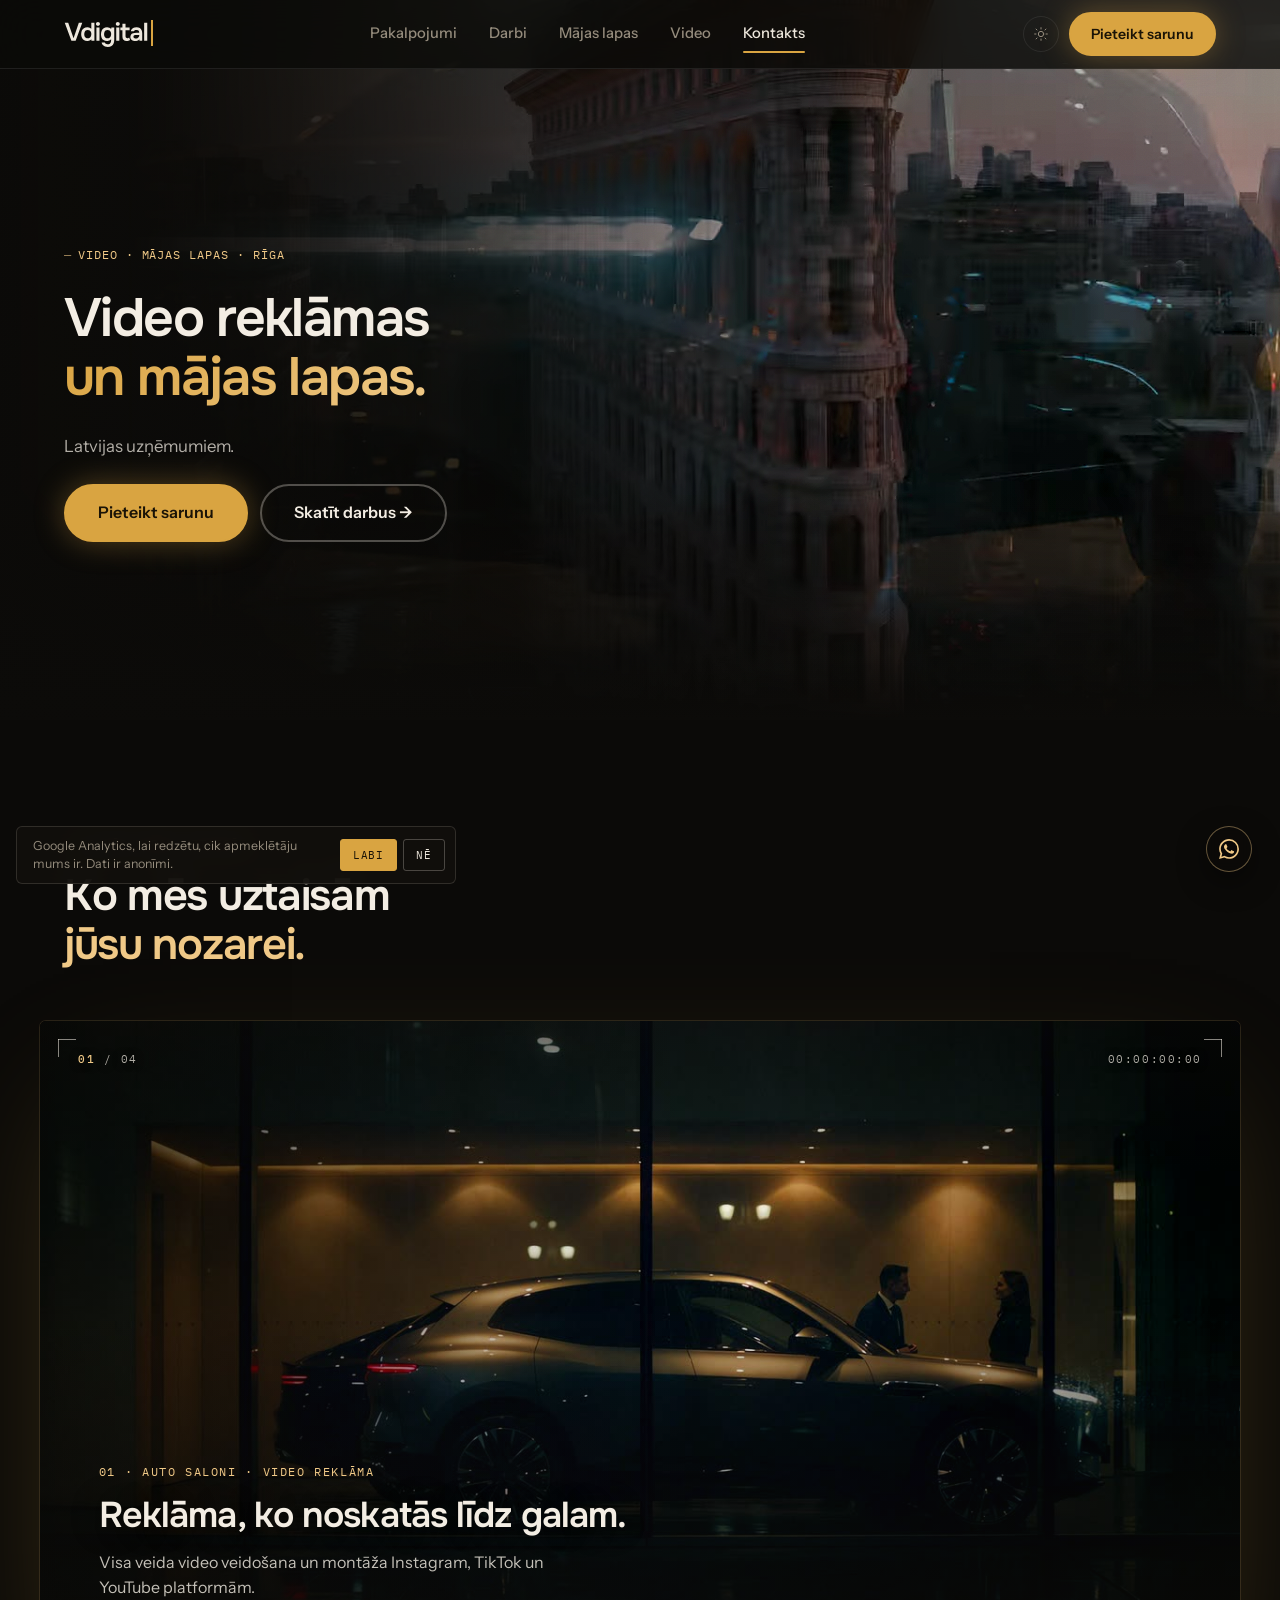
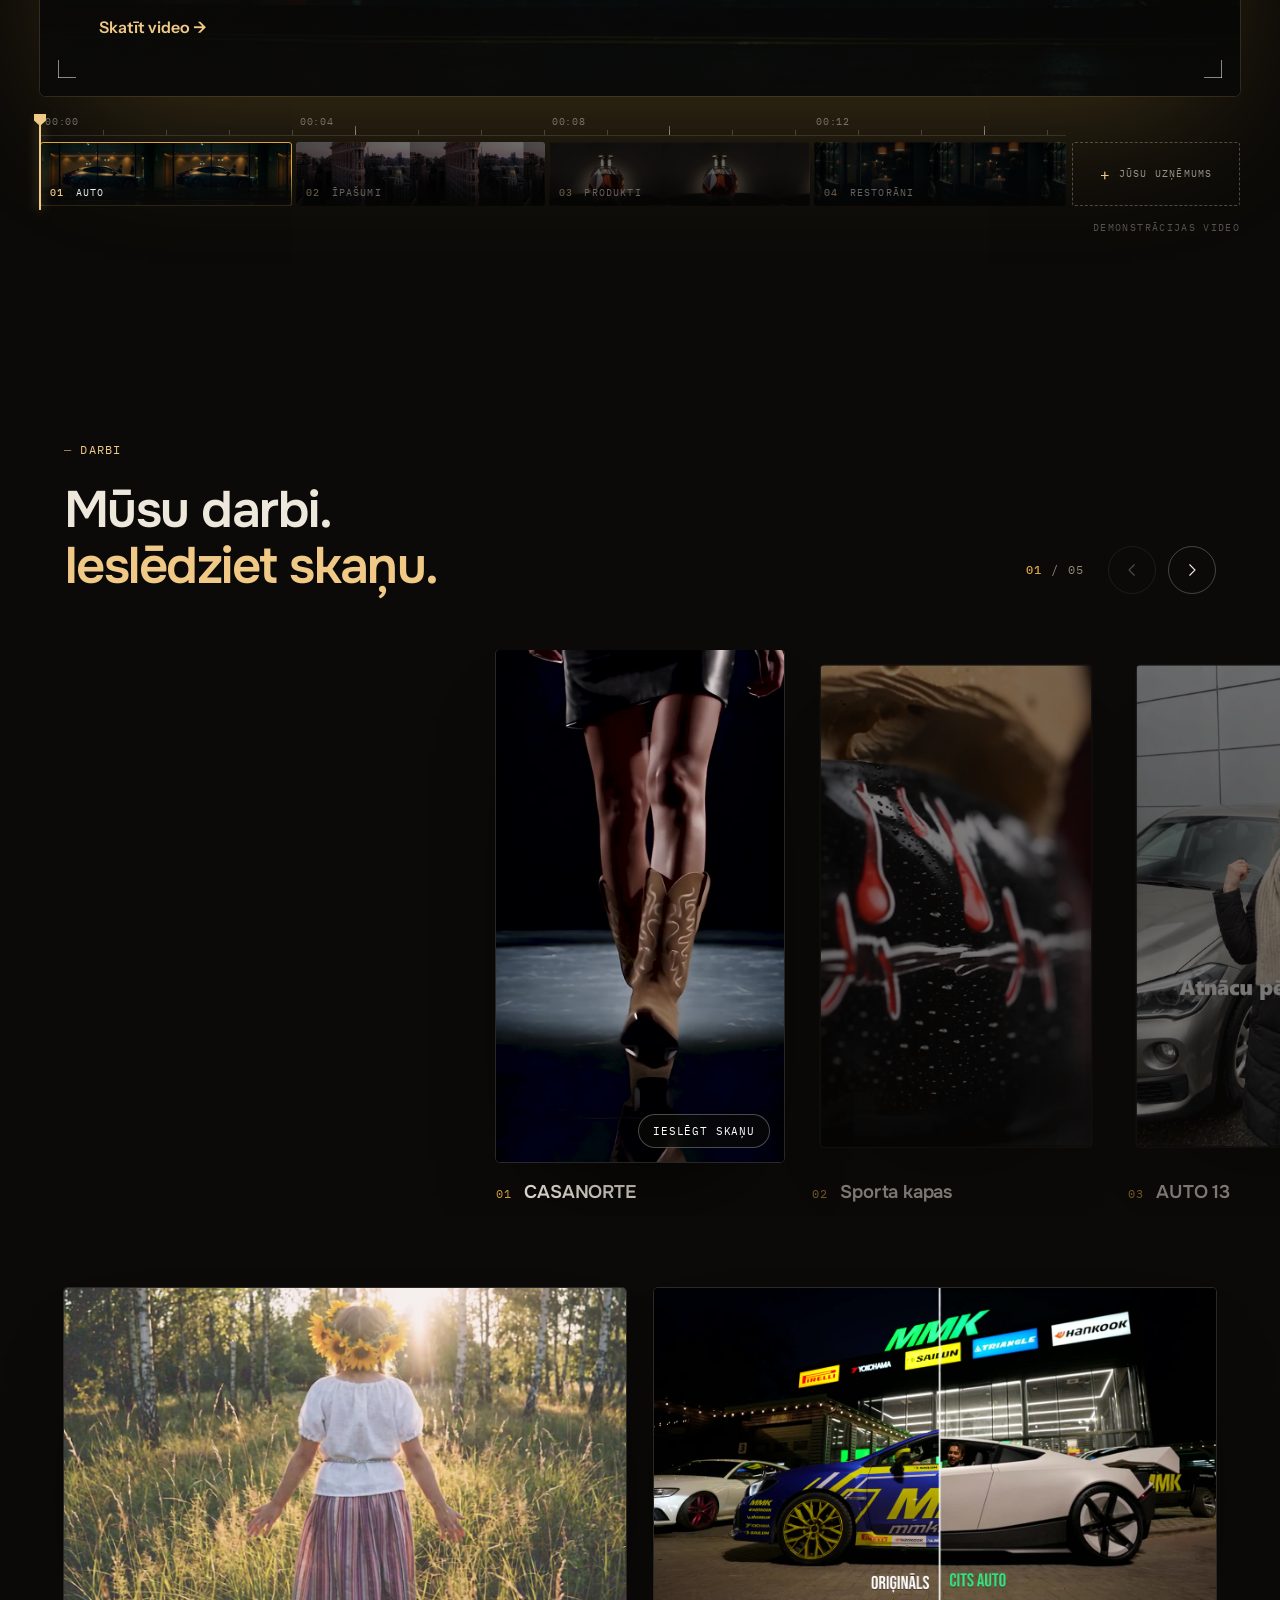
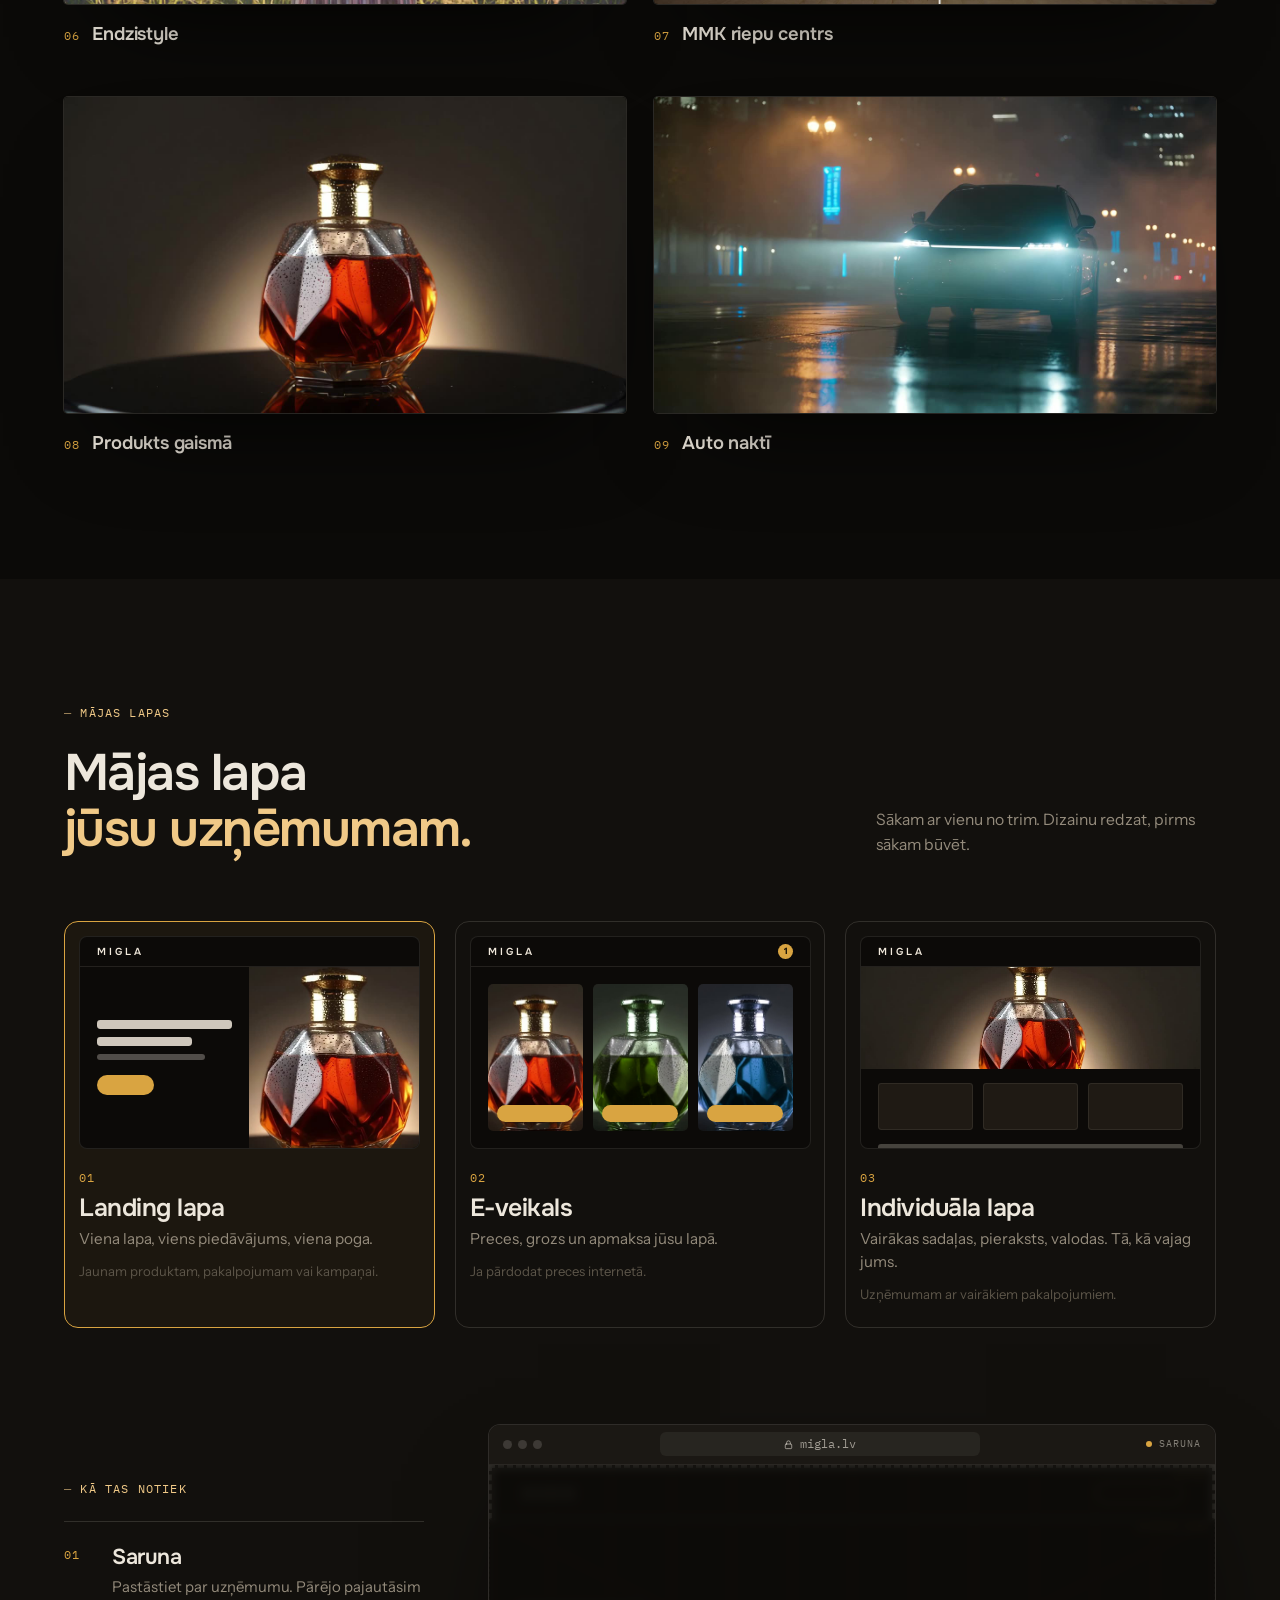
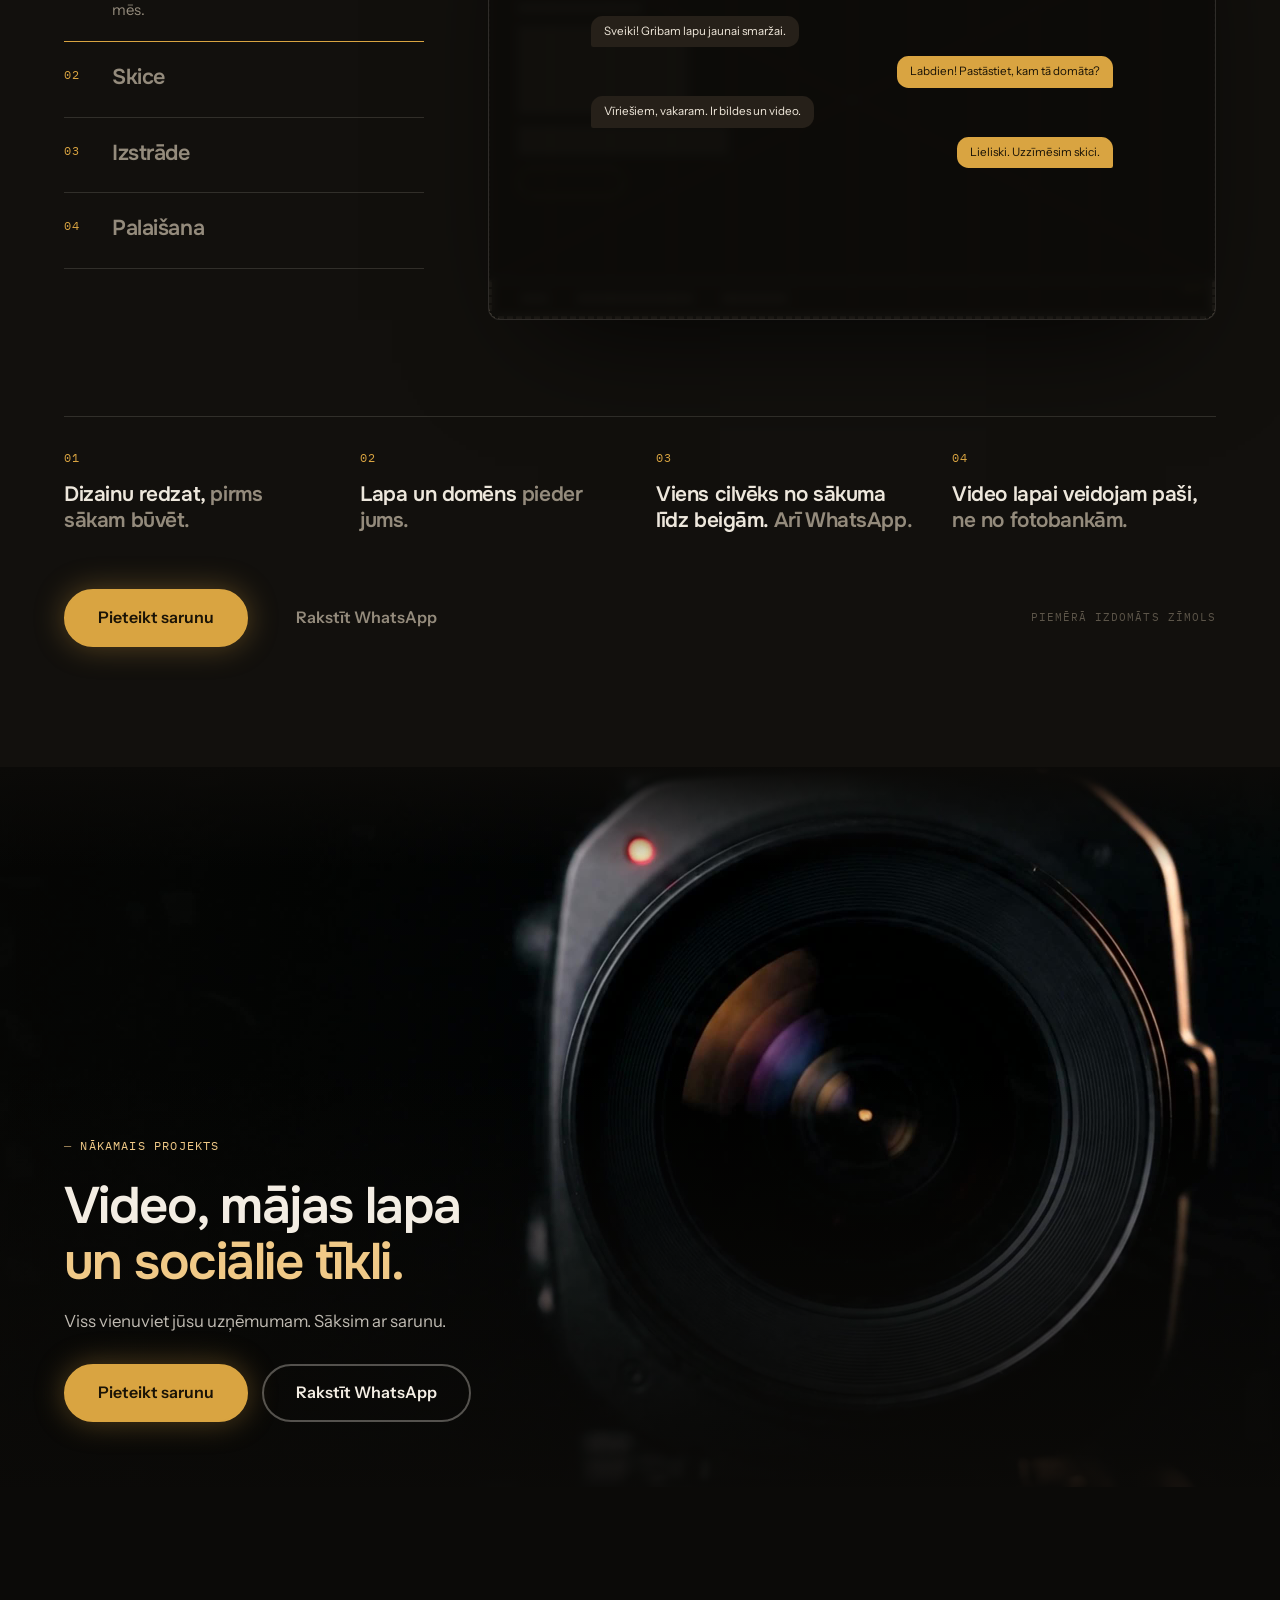
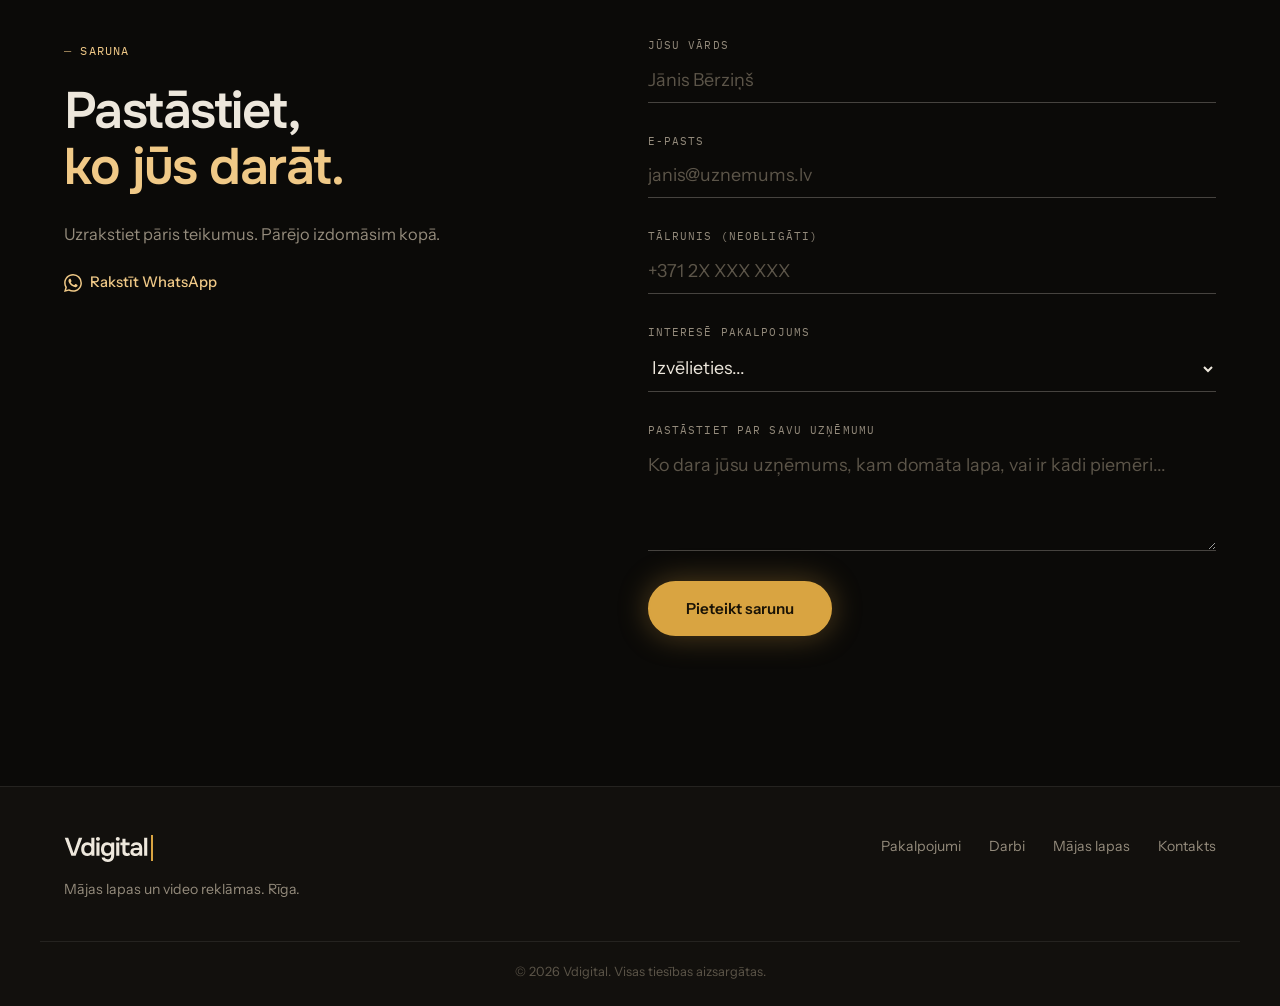
<file: index.html>
<!DOCTYPE html>
<html lang="lv">
<head>
  <meta charset="UTF-8" />
  <meta name="viewport" content="width=device-width, initial-scale=1.0" />

  <title>Vdigital — Video reklāmas un mājas lapas</title>
  <meta name="description" content="Video reklāmas Instagram, TikTok un mājas lapai. Latvijas uzņēmumiem." />
  <meta name="keywords" content="mājas lapas izstrāde, web dizains Latvija, mājas lapa uzņēmumam, SEO Latvija, web aģentūra Rīga, interneta vietnes izstrāde, e-komercija Latvija" />
  <meta name="author" content="Vdigital" />
  <meta name="robots" content="index, follow" />
  <link rel="canonical" href="https://vdigital.lv/" />

  <meta name="theme-color" content="#0b0a08" media="(prefers-color-scheme: dark)" />
  <meta name="theme-color" content="#f6f2ea" media="(prefers-color-scheme: light)" />

  <meta name="geo.region" content="LV" />
  <meta name="geo.placename" content="Rīga, Latvia" />
  <meta name="geo.position" content="56.9460;24.1059" />
  <meta name="ICBM" content="56.9460, 24.1059" />

  <link rel="icon" href="/favicon.svg" type="image/svg+xml" />
  <link rel="alternate icon" href="/favicon.png" type="image/png" />
  <link rel="apple-touch-icon" href="/favicon.png" />

  <meta property="og:type"        content="website" />
  <meta property="og:url"         content="https://vdigital.lv/" />
  <meta property="og:title"       content="Vdigital — Video reklāmas un mājas lapas" />
  <meta property="og:description" content="Video reklāmas Instagram, TikTok un mājas lapai. Latvijas uzņēmumiem." />
  <meta property="og:image"       content="https://vdigital.lv/og-image-2.png" />
  <meta property="og:image:type"  content="image/png" />
  <meta property="og:image:width"  content="1200" />
  <meta property="og:image:height" content="630" />
  <meta property="og:image:alt"   content="Vdigital — kadri no video reklāmas" />
  <meta property="og:locale"      content="lv_LV" />
  <meta property="og:site_name"   content="Vdigital" />

  <meta name="twitter:card"        content="summary_large_image" />
  <meta name="twitter:title"       content="Vdigital — Video reklāmas un mājas lapas" />
  <meta name="twitter:description" content="Video reklāmas Instagram, TikTok un mājas lapai. Latvijas uzņēmumiem." />
  <meta name="twitter:image"       content="https://vdigital.lv/og-image-2.png" />

  <script type="application/ld+json">
  {
    "@context": "https://schema.org",
    "@type": ["ProfessionalService", "Organization"],
    "name": "Vdigital",
    "url": "https://vdigital.lv/",
    "logo": {
      "@type": "ImageObject",
      "url": "https://vdigital.lv/logo.png",
      "width": 512,
      "height": 512
    },
    "image": "https://vdigital.lv/logo.png",
    "description": "Video reklāmas Instagram, TikTok un mājas lapai. Latvijas uzņēmumiem.",
    "areaServed": { "@type": "Country", "name": "Latvia" },
    "address": { "@type": "PostalAddress", "addressCountry": "LV", "addressLocality": "Rīga" },
    "contactPoint": {
      "@type": "ContactPoint",
      "telephone": "+37125953807",
      "contactType": "customer service",
      "availableLanguage": ["Latvian", "English"]
    },
    "sameAs": ["https://vdigital.lv"],
    "hasOfferCatalog": {
      "@type": "OfferCatalog",
      "name": "Pakalpojumi",
      "itemListElement": [
        { "@type": "Offer", "itemOffered": { "@type": "Service", "name": "Mājas lapas izstrāde un uzturēšana" } },
        { "@type": "Offer", "itemOffered": { "@type": "Service", "name": "Video reklāmas" } },
        { "@type": "Offer", "itemOffered": { "@type": "Service", "name": "E-veikali" } }
      ]
    }
  }
  </script>

  <script>
    window.dataLayer = window.dataLayer || [];
    function gtag(){dataLayer.push(arguments);}
    gtag('consent', 'default', { analytics_storage: 'denied' });
    function loadGA4() {
      var s = document.createElement('script');
      s.async = true;
      s.src = 'https://www.googletagmanager.com/gtag/js?id=G-0PKWM0L1X3';
      document.head.appendChild(s);
      gtag('js', new Date());
      gtag('config', 'G-0PKWM0L1X3');
    }
    function initAnalytics() {
      if (localStorage.getItem('vd-cookie-consent') === 'accepted') {
        gtag('consent', 'update', { analytics_storage: 'granted' });
        loadGA4();
      }
    }
    initAnalytics();
  </script>

  <link rel="preconnect" href="https://fonts.googleapis.com" />
  <link rel="preconnect" href="https://fonts.gstatic.com" crossorigin />
  <link href="https://fonts.googleapis.com/css2?family=Instrument+Sans:wght@400;500;600;700&family=Onest:wght@600&family=Instrument+Serif&family=IBM+Plex+Mono:wght@400;500&display=swap" rel="stylesheet" />

  <link rel="stylesheet" href="css/base.css" />
  <link rel="stylesheet" href="css/utilities.css" />
  <link rel="stylesheet" href="css/nav.css" />
  <link rel="stylesheet" href="css/hero.css" />
  <link rel="stylesheet" href="css/street.css" />
  <link rel="stylesheet" href="css/contact.css" />
  <link rel="stylesheet" href="css/footer.css" />
  <link rel="stylesheet" href="css/responsive.css" />
  <link rel="stylesheet" href="css/brand.css" />
  <link rel="stylesheet" href="css/editorial.css" />
  <link rel="stylesheet" href="css/work.css" />
  <link rel="stylesheet" href="css/web.css" />

  <script>document.documentElement.setAttribute('data-theme', localStorage.getItem('vd-theme') || 'dark');</script>
</head>
<body>

  <!-- NAV -->
  <header class="nav" id="nav">
    <div class="container nav__inner">
      <a href="#" class="nav__logo" aria-label="Vdigital"></a>
      <nav class="nav__links">
        <a href="#offers">Pakalpojumi</a>
        <a href="#work">Darbi</a>
        <a href="#web">Mājas lapas</a>
        <a href="/video">Video</a>
        <a href="#contact">Kontakts</a>
      </nav>
      <div class="nav__actions">
        <button class="theme-toggle" id="themeToggle" aria-label="Mainīt tēmu"><svg viewBox="0 0 24 24" width="16" height="16" fill="none" stroke="currentColor" stroke-width="1.5" stroke-linecap="round" aria-hidden="true"><circle cx="12" cy="12" r="4"/><path d="M12 2.5v2M12 19.5v2M4.6 4.6l1.4 1.4M18 18l1.4 1.4M2.5 12h2M19.5 12h2M4.6 19.4L6 18M18 6l1.4-1.4"/></svg></button>
        <a href="#contact" class="btn btn--primary nav__cta">Pieteikt sarunu</a>
        <button class="nav__burger" id="burger" aria-label="Atvērt izvēlni" aria-expanded="false">
          <span></span><span></span><span></span>
        </button>
      </div>
    </div>
  </header>

  <div class="mobile-menu" id="mobileMenu">
    <a href="#offers" class="mobile-menu__link">Pakalpojumi</a>
    <a href="#work" class="mobile-menu__link">Darbi</a>
    <a href="#web" class="mobile-menu__link">Mājas lapas</a>
    <a href="/video" class="mobile-menu__link">Video</a>
    <a href="#contact" class="mobile-menu__link">Kontakts</a>
    <a href="#contact" class="btn btn--primary">Pieteikt sarunu</a>
  </div>

  <!-- HERO -->
  <section class="hero hero--film" id="hero">
    <div class="hero__film" aria-hidden="true">
      <div class="hero__frame">
        <video class="hero__video" id="heroVideo" muted autoplay playsinline loop preload="auto" poster="assets/video/hero-flat.jpg"></video>
        <!-- start the reel while the page is still parsing: 2K above 1920 device pixels, 1080p above 1280, 720p otherwise.
             H.264 MP4 first: Safari says it plays WebM but can't decode these VP9 4:4:4 files, so it stalled on the poster -->
        <script>(function (v) {
          var c = navigator.connection || {};
          if (matchMedia('(prefers-reduced-motion: reduce)').matches || c.saveData || /(^|-)2g$/.test(c.effectiveType || '')) return;
          var px = innerWidth * (devicePixelRatio || 1);
          var base = 'assets/video/hero-flat' + (px > 1920 ? '-2k' : px > 1280 ? '-hd' : '');
          [['mp4', 'video/mp4'], ['webm', 'video/webm']].forEach(function (f) { var s = document.createElement('source'); s.src = base + '.' + f[0]; s.type = f[1]; v.appendChild(s); });
          v.load();
        })(document.getElementById('heroVideo'));</script>
      </div>
      <div class="hero__shade"></div>
      <div class="hero__grain"></div>
    </div>
    <div class="container">
      <div class="hero__inner">
        <div class="hero__left">
          <div class="hero__badge">Video · Mājas lapas · Rīga</div>
          <h1 class="hero__headline">
            Video reklāmas<br/>
            <span class="hero__highlight">un mājas lapas.</span>
          </h1>
          <p class="hero__sub">
            Latvijas uzņēmumiem.
          </p>
          <div class="hero__actions">
            <a href="#contact" class="btn btn--primary btn--lg">Pieteikt sarunu</a>
            <a href="#work" class="btn btn--ghost btn--lg">Skatīt darbus →</a>
          </div>
        </div>
      </div>
    </div>
  </section>

  <!-- SHOWREEL — what we make, one sector at a time: a viewer with a title card over an edit timeline -->
  <section class="showreel" id="offers" aria-label="Ko mēs darām">
    <div class="container showreel__head">
      <div class="section-badge">Ko mēs varam uztaisīt</div>
      <h2 class="section-title">Ko mēs uztaisām<br/><em>jūsu nozarei.</em></h2>
    </div>

    <div class="showreel__deck">
      <div class="showreel__screen" id="reelScreen">
        <video class="showreel__clip is-on" muted playsinline loop preload="none" poster="assets/video/street-2.jpg" data-src="assets/video/street-2.mp4" data-src-hd="assets/video/street-2-hd.mp4" data-dur="4.958" data-out="4.05" aria-hidden="true"></video>
        <video class="showreel__clip" muted playsinline loop preload="none" poster="assets/video/street-3.jpg" data-src="assets/video/street-3.mp4" data-src-hd="assets/video/street-3-hd.mp4" data-dur="4.042" data-out="4.00" aria-hidden="true"></video>
        <video class="showreel__clip" muted playsinline loop preload="none" poster="assets/video/ad-bottle.jpg" data-src="assets/video/ad-bottle.mp4" data-dur="4.208" data-out="4.20" aria-hidden="true"></video>
        <video class="showreel__clip" muted playsinline loop preload="none" poster="assets/video/street-1.jpg" data-src="assets/video/street-1.mp4" data-src-hd="assets/video/street-1-hd.mp4" data-dur="4.958" data-out="4.05" aria-hidden="true"></video>
        <div class="showreel__shade" aria-hidden="true"></div>
        <span class="showreel__corners" aria-hidden="true"></span>
        <span class="showreel__count" aria-hidden="true"><b>01</b> / 04</span>
        <span class="showreel__tc" aria-hidden="true">00:00:00:00</span>
      </div>

      <div class="showreel__caps">
        <article class="showreel__cap is-on">
          <span class="showreel__label">01 · Auto saloni · Video reklāma</span>
          <h3>Reklāma, ko noskatās līdz galam.</h3>
          <p>Visa veida video veidošana un montāža Instagram, TikTok un YouTube platformām.</p>
          <a href="/video" class="showreel__link">Skatīt video →</a>
        </article>
        <article class="showreel__cap">
          <span class="showreel__label">02 · Nekustamais īpašums · Video sludinājumam</span>
          <h3>Nekustamā īpašuma foto un video.</h3>
          <p>Apstrādājam nekustamā īpašuma fotogrāfijas un veidojam elegantus video un attēlus, kas piesaista skatienu.</p>
          <a href="#contact" class="showreel__link">Pajautāt cenu →</a>
        </article>
        <article class="showreel__cap">
          <span class="showreel__label">03 · Produkti · Produkta video</span>
          <h3>Produkta reklamēšana.</h3>
          <p>Produktu video un attēlu izveide, UGC reklāmas sociālajiem tīkliem. Jūsu produktam, bez dārgas filmēšanas.</p>
          <a href="/video" class="showreel__link">Skatīt video →</a>
        </article>
        <article class="showreel__cap">
          <span class="showreel__label">04 · Restorāni · Mājas lapa</span>
          <h3>Lapa, kurā rezervē.</h3>
          <p>Ēdienkarte, galdiņa rezervācija un jūsu bildes vienā ātrā lapā. Uzturēšana un izmaiņas iekļautas cenā.</p>
          <a href="#contact" class="showreel__link">Pieteikt sarunu →</a>
        </article>
      </div>

      <div class="showreel__line">
        <div class="showreel__edit">
          <div class="showreel__ruler" aria-hidden="true"><span>00:00</span><span>00:04</span><span>00:08</span><span>00:12</span></div>
          <nav class="showreel__clips" aria-label="Nozares">
            <button type="button" class="is-on" aria-current="true" style="background-image:url(assets/video/street-2.jpg)"><span><b>01</b> Auto</span></button>
            <button type="button" style="background-image:url(assets/video/street-3.jpg)"><span><b>02</b> Īpašumi</span></button>
            <button type="button" style="background-image:url(assets/video/ad-bottle.jpg)"><span><b>03</b> Produkti</span></button>
            <button type="button" style="background-image:url(assets/video/street-1.jpg)"><span><b>04</b> Restorāni</span></button>
          </nav>
          <span class="showreel__playhead" aria-hidden="true"></span>
        </div>
        <a class="showreel__slot" href="#yours"><b>+</b><span>Jūsu uzņēmums</span></a>
      </div>
      <p class="showreel__note">Demonstrācijas video</p>
    </div>

  </section>

  <!-- WORK — one swipeable strip of our videos: client work first, then labelled samples, then "see all" -->
  <section class="ed ed-work" id="work" aria-label="Darbi">
    <div class="container">
      <header class="work__head">
        <div>
          <span class="ed-label">Darbi</span>
          <h2 class="ed-title">Mūsu darbi.<br/><em>Ieslēdziet skaņu.</em></h2>
        </div>
        <div class="work__nav">
          <span class="work__count" aria-live="polite"><b id="workNow">01</b> / <span id="workAll">05</span></span>
          <button type="button" class="work__arrow" id="workPrev" aria-label="Iepriekšējais darbs"><svg viewBox="0 0 24 24" width="18" height="18" fill="none" stroke="currentColor" stroke-width="1.5" stroke-linecap="round" aria-hidden="true"><path d="M15 5l-7 7 7 7"/></svg></button>
          <button type="button" class="work__arrow" id="workNext" aria-label="Nākamais darbs"><svg viewBox="0 0 24 24" width="18" height="18" fill="none" stroke="currentColor" stroke-width="1.5" stroke-linecap="round" aria-hidden="true"><path d="M9 5l7 7-7 7"/></svg></button>
        </div>
      </header>
    </div>
    <div class="work__track" id="workTrack" tabindex="0" aria-label="Darbu slaidrāde, ritiniet uz sāniem">
        <figure class="slide slide--v">
            <div class="slide__frame">
              <video class="slide__video" muted loop playsinline preload="none" poster="assets/video/casanorte.jpg" data-src="assets/video/casanorte.mp4" data-src-m="assets/video/casanorte-m.mp4" aria-label="CASANORTE reklāma: ar rokām darināti zābaki uz skatuves un vitrīnā"></video>
              <button type="button" class="slide__sound" aria-pressed="false">Ieslēgt skaņu</button>
            </div>
            <figcaption><span class="slide__no">01</span><b>CASANORTE</b></figcaption>
          </figure>
        <figure class="slide slide--v">
            <div class="slide__frame">
              <video class="slide__video" muted loop playsinline preload="none" poster="assets/video/kapas.jpg" data-src="assets/video/kapas.mp4" data-src-m="assets/video/kapas-m.mp4" aria-label="Sporta kapas ar vārdiem un rakstiem tumšā studijā, makro kadri ar ūdens lāsēm"></video>
            </div>
            <figcaption><span class="slide__no">02</span><b>Sporta kapas</b></figcaption>
          </figure>
        <figure class="slide slide--v">
            <div class="slide__frame">
              <video class="slide__video" muted loop playsinline preload="none" poster="assets/video/auto13.jpg" data-src="assets/video/auto13.mp4" data-src-m="assets/video/auto13-m.mp4" aria-label="AUTO 13 reklāma: pircēji pie savām lietotajām automašīnām"></video>
            </div>
            <figcaption><span class="slide__no">03</span><b>AUTO 13</b></figcaption>
          </figure>
        <figure class="slide slide--v">
            <div class="slide__frame">
              <video class="slide__video" muted loop playsinline preload="none" poster="assets/video/chimney-system.jpg" data-src="assets/video/chimney-system.mp4" data-src-m="assets/video/chimney-system-m.mp4" aria-label="Skursteņa čaulas sistēma izjauktā skatā ar detaļu nosaukumiem"></video>
            </div>
            <figcaption><span class="slide__no">04</span><b>JAWAR · sistēma</b></figcaption>
          </figure>
        <figure class="slide slide--v">
            <div class="slide__frame">
              <video class="slide__video" muted loop playsinline preload="none" poster="assets/video/chimney-specs.jpg" data-src="assets/video/chimney-specs.mp4" data-src-m="assets/video/chimney-specs-m.mp4" aria-label="Produkta fakti kustīgos uzrakstos pie skursteņa T-gabala"></video>
            </div>
            <figcaption><span class="slide__no">05</span><b>JAWAR · fakti</b></figcaption>
          </figure>
        <a class="slide slide--more" href="/video#reels">
            <span class="slide__more">
              <span class="ed-label">Visi darbi</span>
              <b>Skatīt visus<br/>video</b>
              <span class="slide__more-arrow" aria-hidden="true">→</span>
            </span>
          </a>
    </div>
    <!-- WIDE — the 16:9 work, two to a row (one on a phone); each clip plays only while it is on screen -->
    <div class="container">
      <div class="work__wide">
          <figure class="wide">
              <div class="wide__frame">
                <video class="wide__video" muted loop playsinline preload="none" poster="assets/video/endzistyle.jpg" data-src="assets/video/endzistyle.mp4" data-src-m="assets/video/endzistyle-m.mp4" aria-label="Endzistyle mājas lapas video: Kuldīgā šūti bērnu un sieviešu apģērbi lauku ainavās"></video>
              </div>
              <figcaption><span class="wide__no">06</span><b>Endzistyle</b></figcaption>
            </figure>
          <figure class="wide">
              <div class="wide__frame">
                <video class="wide__video" muted loop playsinline preload="none" poster="assets/video/car-swap.jpg" data-src="assets/video/car-swap.mp4" data-src-m="assets/video/car-swap-m.mp4" aria-label="Tas pats kadrs pie MMK riepu centra, cita automašīna"></video>
              </div>
              <figcaption><span class="wide__no">07</span><b>MMK riepu centrs</b></figcaption>
            </figure>
          <figure class="wide">
              <div class="wide__frame">
                <video class="wide__video" muted loop playsinline preload="none" poster="assets/video/ad-bottle.jpg" data-src="assets/video/ad-bottle.mp4" data-src-m="assets/video/ad-bottle-m.mp4" aria-label="Stikla pudele lēni griežas studijas gaismā"></video>
              </div>
              <figcaption><span class="wide__no">08</span><b>Produkts gaismā</b></figcaption>
            </figure>
          <figure class="wide">
              <div class="wide__frame">
                <video class="wide__video" muted loop playsinline preload="none" poster="assets/video/ad-suv.jpg" data-src="assets/video/ad-suv.mp4" data-src-m="assets/video/ad-suv-m.mp4" aria-label="Apvidus auto naktī iebrauc kadrā pa slapju ielu"></video>
              </div>
              <figcaption><span class="wide__no">09</span><b>Auto naktī</b></figcaption>
            </figure>
      </div>
    </div>
  </section>

  <!-- WEB — websites: three starting points (landing / shop / custom), how it goes in four steps, why trust us.
       The browser plays the chosen type through the steps on a demo page for a made-up brand (MIGLA).
       Logic in js/web.js, styles in css/web.css -->
  <section class="ed web" id="web" aria-label="Mājas lapas">
    <div class="container">
      <header class="ed-head ed-head--split">
        <div>
          <span class="ed-label">Mājas lapas</span>
          <h2 class="ed-title">Mājas lapa<br/><em>jūsu uzņēmumam.</em></h2>
        </div>
        <p class="ed-head__aside">Sākam ar vienu no trim. Dizainu redzat, pirms sākam būvēt.</p>
      </header>

      <!-- 1. where we start -->
      <div class="web__types" role="radiogroup" aria-label="Kāda lapa jums vajadzīga">
        <button type="button" class="web__type is-on" role="radio" aria-checked="true" data-type="landing">
          <span class="mini mini--landing" aria-hidden="true"><span class="mini__bar"></span><span class="mini__page"><span class="mini__copy"><i></i><i></i><i></i><em></em></span><span class="mini__pic"><img src="assets/web/migla-01.jpg" alt="" loading="lazy" /></span></span></span>
          <span class="web__type-no">01</span>
          <b class="web__type-name">Landing lapa</b>
          <span class="web__type-desc">Viena lapa, viens piedāvājums, viena poga.</span>
          <span class="web__type-for">Jaunam produktam, pakalpojumam vai kampaņai.</span>
        </button>
        <button type="button" class="web__type" role="radio" aria-checked="false" data-type="shop">
          <span class="mini mini--shop" aria-hidden="true"><span class="mini__bar"><b>1</b></span><span class="mini__page"><span class="mini__grid"><span><img src="assets/web/migla-01.jpg" alt="" loading="lazy" /><em></em></span><span><img src="assets/web/migla-02.jpg" alt="" loading="lazy" /><em></em></span><span><img src="assets/web/migla-03.jpg" alt="" loading="lazy" /><em></em></span></span><span class="mini__dot"></span></span></span>
          <span class="web__type-no">02</span>
          <b class="web__type-name">E-veikals</b>
          <span class="web__type-desc">Preces, grozs un apmaksa jūsu lapā.</span>
          <span class="web__type-for">Ja pārdodat preces internetā.</span>
        </button>
        <button type="button" class="web__type" role="radio" aria-checked="false" data-type="custom">
          <span class="mini mini--custom" aria-hidden="true"><span class="mini__bar"></span><span class="mini__page"><span class="mini__scroll"><span class="mini__hero"><img src="assets/web/migla-wide.jpg" alt="" loading="lazy" /></span><span class="mini__row"><i></i><i></i><i></i></span><span class="mini__lines"><i></i><i></i></span><span class="mini__row mini__row--2"><i></i><i></i></span><span class="mini__lines"><i></i><i></i></span></span></span></span>
          <span class="web__type-no">03</span>
          <b class="web__type-name">Individuāla lapa</b>
          <span class="web__type-desc">Vairākas sadaļas, pieraksts, valodas. Tā, kā vajag jums.</span>
          <span class="web__type-for">Uzņēmumam ar vairākiem pakalpojumiem.</span>
        </button>
      </div>

      <!-- 2. how it goes -->
      <div class="web__how">
        <div class="web__steps">
          <span class="ed-label">Kā tas notiek</span>
          <ol class="web__list">
            <li><button type="button" class="web__step is-on" data-i="0"><span class="web__step-no">01</span><b>Saruna</b><span>Pastāstiet par uzņēmumu. Pārējo pajautāsim mēs.</span><i class="web__prog"></i></button></li>
            <li><button type="button" class="web__step" data-i="1"><span class="web__step-no">02</span><b>Skice</b><span>Uzzīmējam lapu. Jūs to redzat un sakāt, ko mainīt.</span><i class="web__prog"></i></button></li>
            <li><button type="button" class="web__step" data-i="2"><span class="web__step-no">03</span><b>Izstrāde</b><span>Būvējam ar jūsu tekstiem, bildēm un video.</span><i class="web__prog"></i></button></li>
            <li><button type="button" class="web__step" data-i="3"><span class="web__step-no">04</span><b>Palaišana</b><span>Lapa ir tiešsaistē, un jūs saņemat pieteikumus.</span><i class="web__prog"></i></button></li>
          </ol>
        </div>

        <div class="web__browser">
          <div class="web__bar" aria-hidden="true">
            <span class="web__dots"><i></i><i></i><i></i></span>
            <span class="web__url"><svg viewBox="0 0 24 24" width="11" height="11" fill="none" stroke="currentColor" stroke-width="2" stroke-linecap="round"><rect x="5" y="11" width="14" height="10" rx="2"/><path d="M8 11V8a4 4 0 018 0v3"/></svg>migla.lv</span>
            <span class="web__status" id="webStatus">Saruna</span>
          </div>
          <div class="web__view">
            <div class="mock" id="webMock" data-type="landing" data-style="motion" data-step="0" aria-hidden="true">

              <!-- 1. one page -->
              <div class="lay lay--landing">
                <div class="m-nav" data-wf="Izvēlne"><span class="m-logo t">MIGLA</span><span class="m-btn m-btn--sm">Pasūtīt paraugu</span></div>
                <div class="m-hero" data-wf="Galvenais kadrs">
                  <div class="m-hero__copy">
                    <span class="m-kick t">Jauna smarža · No. 07</span>
                    <span class="m-h1 t">Priede<br/>un dūmi.</span>
                    <span class="m-p t">Smarža vakaram pie ugunskura. Darināta Rīgā.</span>
                    <span class="m-btn js-target">Pasūtīt paraugu</span>
                  </div>
                  <div class="m-img m-hero__media"><img src="assets/web/migla-wide.jpg" alt="" loading="lazy" /><video class="m-vid" muted loop playsinline preload="none" data-src="assets/video/ad-bottle-m.mp4"></video></div>
                </div>
                <div class="m-facts" data-wf="Fakti"><span class="t">50 ml</span><span class="t">Koksne · Dūmi · Sveķi</span><span class="t">Paraugs 2 ml</span></div>
              </div>

              <!-- 3. custom: a company site with sections -->
              <div class="lay lay--custom">
                <div class="m-nav" data-wf="Izvēlne"><span class="m-logo t">MIGLA</span><span class="m-links"><span class="t">Smaržas</span><span class="t">Darbnīca</span><span class="t">Par mums</span><span class="t">Kontakti</span></span></div>
                <div class="m-hero m-hero--site" data-wf="Galvenais kadrs">
                  <div class="m-hero__copy">
                    <span class="m-h1 m-h1--sm t">Smaržas,<br/>kas top Rīgā.</span>
                    <span class="m-p t">Mazas partijas. Dabīgas eļļas.</span>
                    <span class="m-btn js-target">Apmeklēt darbnīcu</span>
                  </div>
                  <div class="m-img m-hero__media"><img src="assets/web/migla-wide.jpg" alt="" loading="lazy" /><video class="m-vid" muted loop playsinline preload="none" data-src="assets/video/ad-bottle-m.mp4"></video></div>
                </div>
                <div class="m-cards" data-wf="Sadaļas">
                  <div class="m-card"><div class="m-img"><img src="assets/web/migla-01.jpg" alt="" loading="lazy" /></div><span class="m-card__t t">Smaržas</span><span class="m-card__s t">Skatīt visas →</span></div>
                  <div class="m-card"><div class="m-img"><img src="assets/web/migla-cap.jpg" alt="" loading="lazy" /></div><span class="m-card__t t">Darbnīca</span><span class="m-card__s t">Kā tās top →</span></div>
                  <div class="m-card"><div class="m-img"><img src="assets/web/migla-glass.jpg" alt="" loading="lazy" /></div><span class="m-card__t t">Dāvanas</span><span class="m-card__s t">Komplekti →</span></div>
                </div>
              </div>

              <!-- 2. shop -->
              <div class="lay lay--shop">
                <div class="m-nav" data-wf="Izvēlne"><span class="m-logo t">MIGLA</span><span class="m-links"><span class="t">Visas</span><span class="t">Svaigās</span><span class="t">Koksnes</span></span><span class="m-cart t">Grozs (<b>0</b>)</span></div>
                <div class="m-shophead" data-wf="Virsraksts"><span class="m-h2 t">Smaržas</span><span class="m-chips"><span class="t">Visas</span><span class="t">50 ml</span><span class="t">Paraugi</span></span></div>
                <div class="m-grid" data-wf="Preces">
                  <div class="m-prod"><div class="m-img"><img src="assets/web/migla-01.jpg" alt="" loading="lazy" /></div><span class="m-prod__no t">No. 01</span><span class="m-prod__name t">Priede un dūmi</span><span class="m-prod__row"><span class="m-prod__meta t">50 ml</span><span class="m-btn m-btn--sm js-target">Grozā</span></span></div>
                  <div class="m-prod"><div class="m-img"><img src="assets/web/migla-02.jpg" alt="" loading="lazy" /></div><span class="m-prod__no t">No. 02</span><span class="m-prod__name t">Bērzs un medus</span><span class="m-prod__row"><span class="m-prod__meta t">50 ml</span><span class="m-btn m-btn--sm">Grozā</span></span></div>
                  <div class="m-prod"><div class="m-img"><img src="assets/web/migla-03.jpg" alt="" loading="lazy" /></div><span class="m-prod__no t">No. 03</span><span class="m-prod__name t">Jūra un sāls</span><span class="m-prod__row"><span class="m-prod__meta t">50 ml</span><span class="m-btn m-btn--sm">Grozā</span></span></div>
                </div>
                <span class="m-toast">Pievienots grozam</span>
              </div>


              <!-- step 01: the first chat -->
              <div class="m-chat">
                <span class="m-msg m-msg--in">Sveiki! Gribam lapu jaunai smaržai.</span>
                <span class="m-msg m-msg--out">Labdien! Pastāstiet, kam tā domāta?</span>
                <span class="m-msg m-msg--in">Vīriešiem, vakaram. Ir bildes un video.</span>
                <span class="m-msg m-msg--out">Lieliski. Uzzīmēsim skici.</span>
              </div>
              <!-- step 02: approved -->
              <span class="m-ok">✓ Skice apstiprināta</span>

              <svg class="m-cursor" viewBox="0 0 24 24" width="22" height="22"><path d="M5 3l14 8-6 1.6L10 19z" fill="#fff" stroke="#111" stroke-width="1.3" stroke-linejoin="round"/></svg>
            </div>
          </div>
        </div>
      </div>

      <!-- 3. why trust us -->
      <ul class="web__trust">
        <li><span>01</span><p>Dizainu redzat, <em>pirms sākam būvēt.</em></p></li>
        <li><span>02</span><p>Lapa un domēns <em>pieder jums.</em></p></li>
        <li><span>03</span><p>Viens cilvēks no sākuma līdz beigām. <em>Arī WhatsApp.</em></p></li>
        <li><span>04</span><p>Video lapai veidojam paši, <em>ne no fotobankām.</em></p></li>
      </ul>

      <div class="web__cta">
        <a href="#contact" class="btn btn--primary btn--lg" id="webCta">Pieteikt sarunu</a>
        <a href="https://wa.me/37125953807" target="_blank" rel="noopener" class="btn btn--ghost btn--lg">Rakstīt WhatsApp</a>
        <span class="web__note">Piemērā izdomāts zīmols</span>
      </div>
    </div>
  </section>

  <!-- FINALE — the call to action: lens, laptop, phone = filming, websites, social -->
  <section class="finale" id="yours" aria-label="Pieteikt sarunu">
    <div class="finale__window">
      <div class="shop__scene">
        <video class="shop__video" muted playsinline loop preload="none" poster="assets/video/finale-cta.jpg" data-src="assets/video/finale-cta.mp4" aria-hidden="true"></video>
      </div>
      <div class="finale__shade"></div>
    </div>
    <div class="container finale__copy">
      <span class="ed-label">Nākamais projekts</span>
      <h2 class="ed-title">Video, mājas lapa<br/><em>un sociālie tīkli.</em></h2>
      <p class="finale__lead">Viss vienuviet jūsu uzņēmumam. Sāksim ar sarunu.</p>
      <div class="finale__actions">
        <a href="#contact" class="btn btn--primary btn--lg">Pieteikt sarunu</a>
        <a href="https://wa.me/37125953807" target="_blank" rel="noopener" class="btn btn--ghost btn--lg finale__form">Rakstīt WhatsApp</a>
      </div>
    </div>
  </section>

  <!-- CONTACT -->
  <section class="section contact" id="contact">
    <div class="container contact__inner">
      <div class="contact__left">
        <span class="ed-label">Saruna</span>
        <h2 class="ed-title">Pastāstiet,<br/><em>ko jūs darāt.</em></h2>
        <p>Uzrakstiet pāris teikumus. Pārējo izdomāsim kopā.</p>
        <div class="contact__info">
          <a href="https://wa.me/37125953807" target="_blank" rel="noopener" class="contact__whatsapp">
            <svg xmlns="http://www.w3.org/2000/svg" viewBox="0 0 24 24" fill="currentColor" width="18" height="18"><path d="M17.472 14.382c-.297-.149-1.758-.867-2.03-.967-.273-.099-.471-.148-.67.15-.197.297-.767.966-.94 1.164-.173.199-.347.223-.644.075-.297-.15-1.255-.463-2.39-1.475-.883-.788-1.48-1.761-1.653-2.059-.173-.297-.018-.458.13-.606.134-.133.298-.347.446-.52.149-.174.198-.298.298-.497.099-.198.05-.371-.025-.52-.075-.149-.669-1.612-.916-2.207-.242-.579-.487-.5-.669-.51-.173-.008-.371-.01-.57-.01-.198 0-.52.074-.792.372-.272.297-1.04 1.016-1.04 2.479 0 1.462 1.065 2.875 1.213 3.074.149.198 2.096 3.2 5.077 4.487.709.306 1.262.489 1.694.625.712.227 1.36.195 1.871.118.571-.085 1.758-.719 2.006-1.413.248-.694.248-1.289.173-1.413-.074-.124-.272-.198-.57-.347m-5.421 7.403h-.004a9.87 9.87 0 01-5.031-1.378l-.361-.214-3.741.982.998-3.648-.235-.374a9.86 9.86 0 01-1.51-5.26c.001-5.45 4.436-9.884 9.888-9.884 2.64 0 5.122 1.03 6.988 2.898a9.825 9.825 0 012.893 6.994c-.003 5.45-4.437 9.884-9.885 9.884m8.413-18.297A11.815 11.815 0 0012.05 0C5.495 0 .16 5.335.157 11.892c0 2.096.547 4.142 1.588 5.945L.057 24l6.305-1.654a11.882 11.882 0 005.683 1.448h.005c6.554 0 11.89-5.335 11.893-11.893a11.821 11.821 0 00-3.48-8.413z"/></svg>
            Rakstīt WhatsApp
          </a>
        </div>
      </div>
      <form class="contact__form" id="contactForm" action="https://formspree.io/f/maqpoqdk" method="POST">
        <div class="form-group"><label for="name">Jūsu vārds</label><input type="text" id="name" name="name" placeholder="Jānis Bērziņš" required /></div>
        <div class="form-group"><label for="email">E-pasts</label><input type="email" id="email" name="email" placeholder="janis@uznemums.lv" required /></div>
        <div class="form-group"><label for="phone">Tālrunis (neobligāti)</label><input type="tel" id="phone" name="phone" placeholder="+371 2X XXX XXX" /></div>
        <div class="form-group">
          <label for="service">Interesē pakalpojums</label>
          <select id="service" name="service">
            <option value="">Izvēlieties...</option>
            <option>Mājas lapa</option>
            <option>Video reklāma</option>
            <option>Mājas lapa un video</option>
            <option>E-veikals</option>
            <option>Vēl neesmu izlēmis</option>
          </select>
        </div>
        <div class="form-group"><label for="message">Pastāstiet par savu uzņēmumu</label><textarea id="message" name="message" rows="4" placeholder="Ko dara jūsu uzņēmums, kam domāta lapa, vai ir kādi piemēri..."></textarea></div>
        <input type="hidden" name="_replyto" value="vitolsoskars@gmail.com" />
        <button type="submit" class="btn btn--primary btn--full">Pieteikt sarunu</button>
      </form>
    </div>
  </section>

  <!-- FOOTER -->
  <footer class="footer">
    <div class="container footer__inner">
      <div class="footer__left">
        <a href="#" class="nav__logo" aria-label="Vdigital"></a>
        <p>Mājas lapas un video reklāmas. Rīga.</p>
      </div>
      <div class="footer__links">
        <a href="#offers">Pakalpojumi</a>
        <a href="#work">Darbi</a>
        <a href="#web">Mājas lapas</a>
        <a href="#contact">Kontakts</a>
      </div>
    </div>
    <div class="container footer__bottom">
      <span>© 2026 Vdigital. Visas tiesības aizsargātas.</span>
    </div>
  </footer>

  <!-- FLOATING WHATSAPP BUTTON -->
  <a href="https://wa.me/37125953807" class="whatsapp-float" target="_blank" rel="noopener" aria-label="Sazināties WhatsApp">
    <svg xmlns="http://www.w3.org/2000/svg" viewBox="0 0 24 24" fill="currentColor" width="28" height="28">
      <path d="M17.472 14.382c-.297-.149-1.758-.867-2.03-.967-.273-.099-.471-.148-.67.15-.197.297-.767.966-.94 1.164-.173.199-.347.223-.644.075-.297-.15-1.255-.463-2.39-1.475-.883-.788-1.48-1.761-1.653-2.059-.173-.297-.018-.458.13-.606.134-.133.298-.347.446-.52.149-.174.198-.298.298-.497.099-.198.05-.371-.025-.52-.075-.149-.669-1.612-.916-2.207-.242-.579-.487-.5-.669-.51-.173-.008-.371-.01-.57-.01-.198 0-.52.074-.792.372-.272.297-1.04 1.016-1.04 2.479 0 1.462 1.065 2.875 1.213 3.074.149.198 2.096 3.2 5.077 4.487.709.306 1.262.489 1.694.625.712.227 1.36.195 1.871.118.571-.085 1.758-.719 2.006-1.413.248-.694.248-1.289.173-1.413-.074-.124-.272-.198-.57-.347m-5.421 7.403h-.004a9.87 9.87 0 01-5.031-1.378l-.361-.214-3.741.982.998-3.648-.235-.374a9.86 9.86 0 01-1.51-5.26c.001-5.45 4.436-9.884 9.888-9.884 2.64 0 5.122 1.03 6.988 2.898a9.825 9.825 0 012.893 6.994c-.003 5.45-4.437 9.884-9.885 9.884m8.413-18.297A11.815 11.815 0 0012.05 0C5.495 0 .16 5.335.157 11.892c0 2.096.547 4.142 1.588 5.945L.057 24l6.305-1.654a11.882 11.882 0 005.683 1.448h.005c6.554 0 11.89-5.335 11.893-11.893a11.821 11.821 0 00-3.48-8.413z"/>
    </svg>
    <span class="whatsapp-float__tooltip">Rakstīt WhatsApp</span>
  </a>

  <!-- COOKIE CONSENT BANNER -->
  <div id="cookie-banner" role="dialog" aria-label="Sīkdatņu piekrišana" style="display:none;">
    <div class="cookie-banner__text">
      <p>Google Analytics, lai redzētu, cik apmeklētāju mums ir. Dati ir anonīmi.</p>
    </div>
    <div class="cookie-banner__actions">
      <button id="cookie-accept">Labi</button>
      <button id="cookie-decline">Nē</button>
    </div>
  </div>

  <script src="js/theme.js"></script>
  <script src="js/nav.js"></script>
  <script src="js/hero.js"></script>
  <script src="js/street.js"></script>
  <script src="js/editorial.js"></script>
  <script src="js/work.js"></script>
  <script src="js/web.js"></script>
  <script src="js/contact.js"></script>

  <script>
    (function() {
      var banner = document.getElementById('cookie-banner');
      var consent = localStorage.getItem('vd-cookie-consent');
      if (!consent) { banner.style.display = 'flex'; }
      document.getElementById('cookie-accept').addEventListener('click', function() {
        localStorage.setItem('vd-cookie-consent', 'accepted');
        banner.style.display = 'none';
        gtag('consent', 'update', { analytics_storage: 'granted' });
        loadGA4();
      });
      document.getElementById('cookie-decline').addEventListener('click', function() {
        localStorage.setItem('vd-cookie-consent', 'declined');
        banner.style.display = 'none';
      });
    })();
  </script>

</body>
</html>
</file>
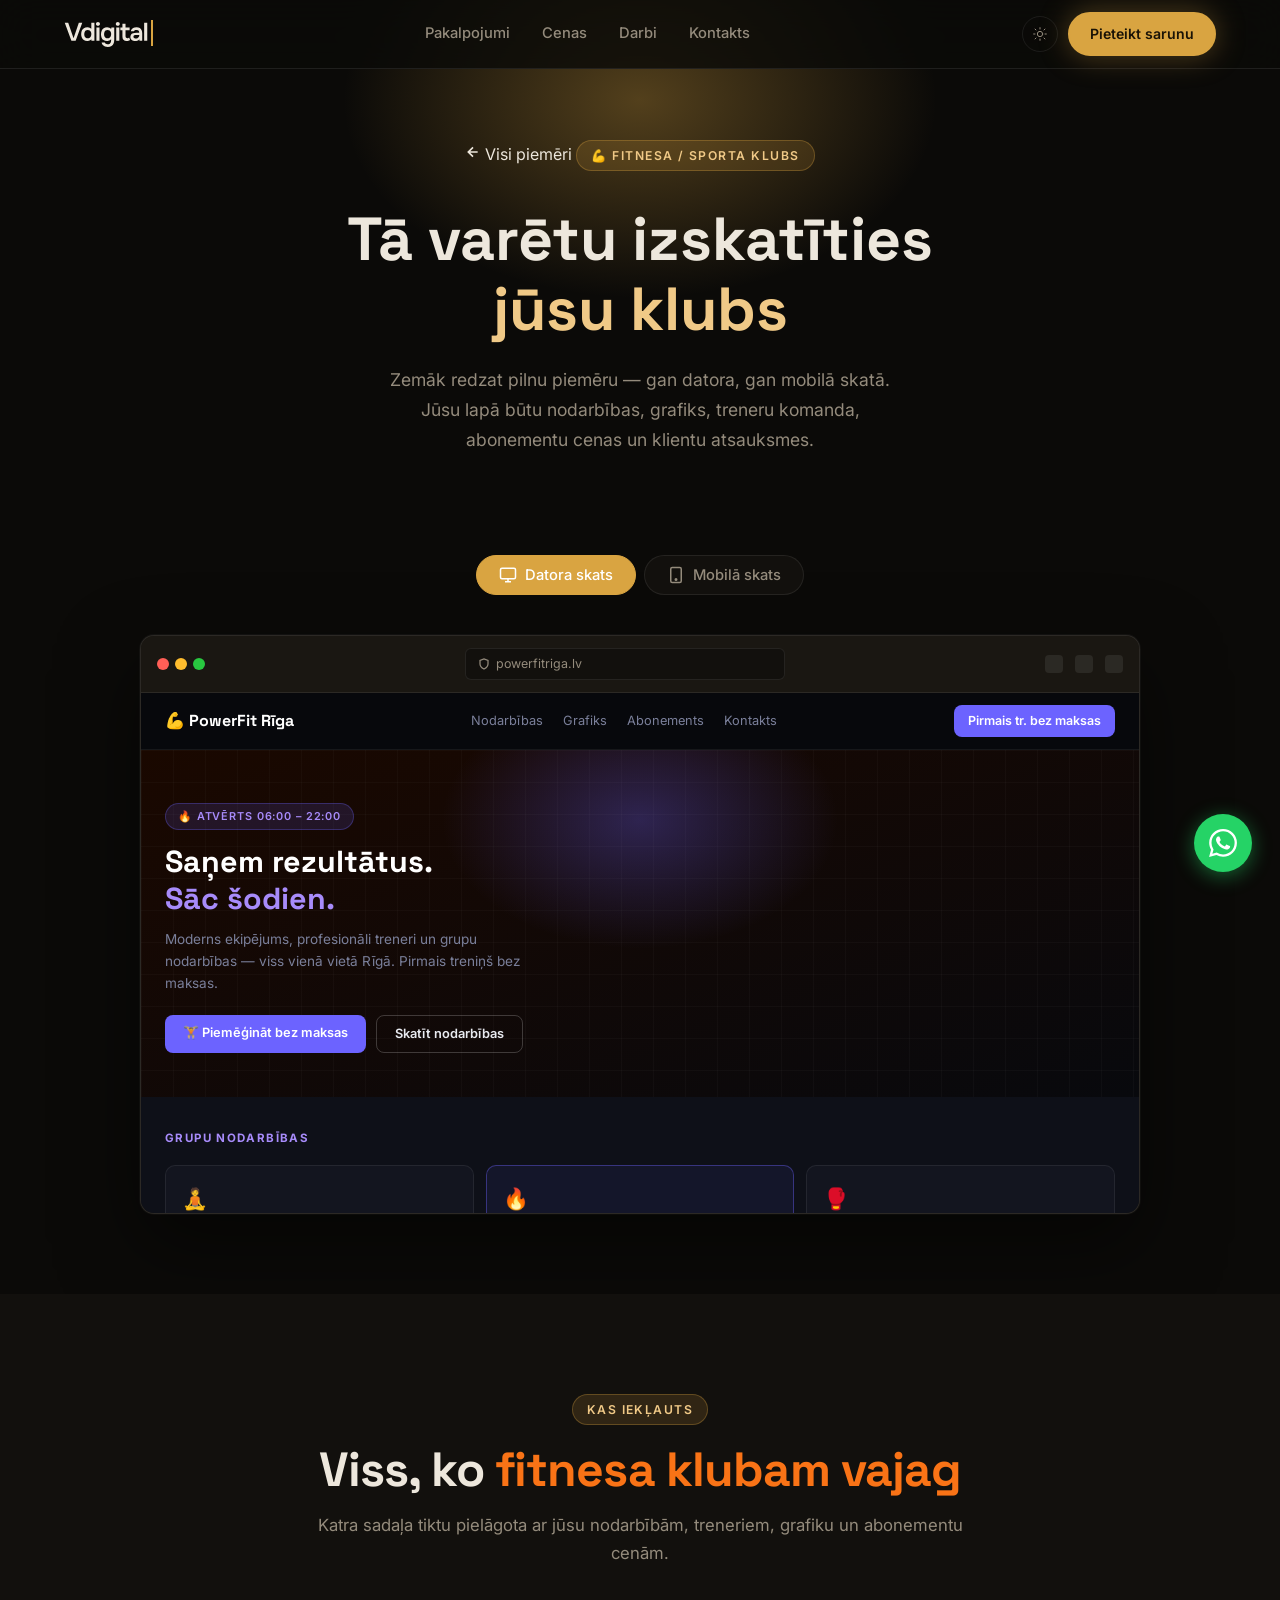
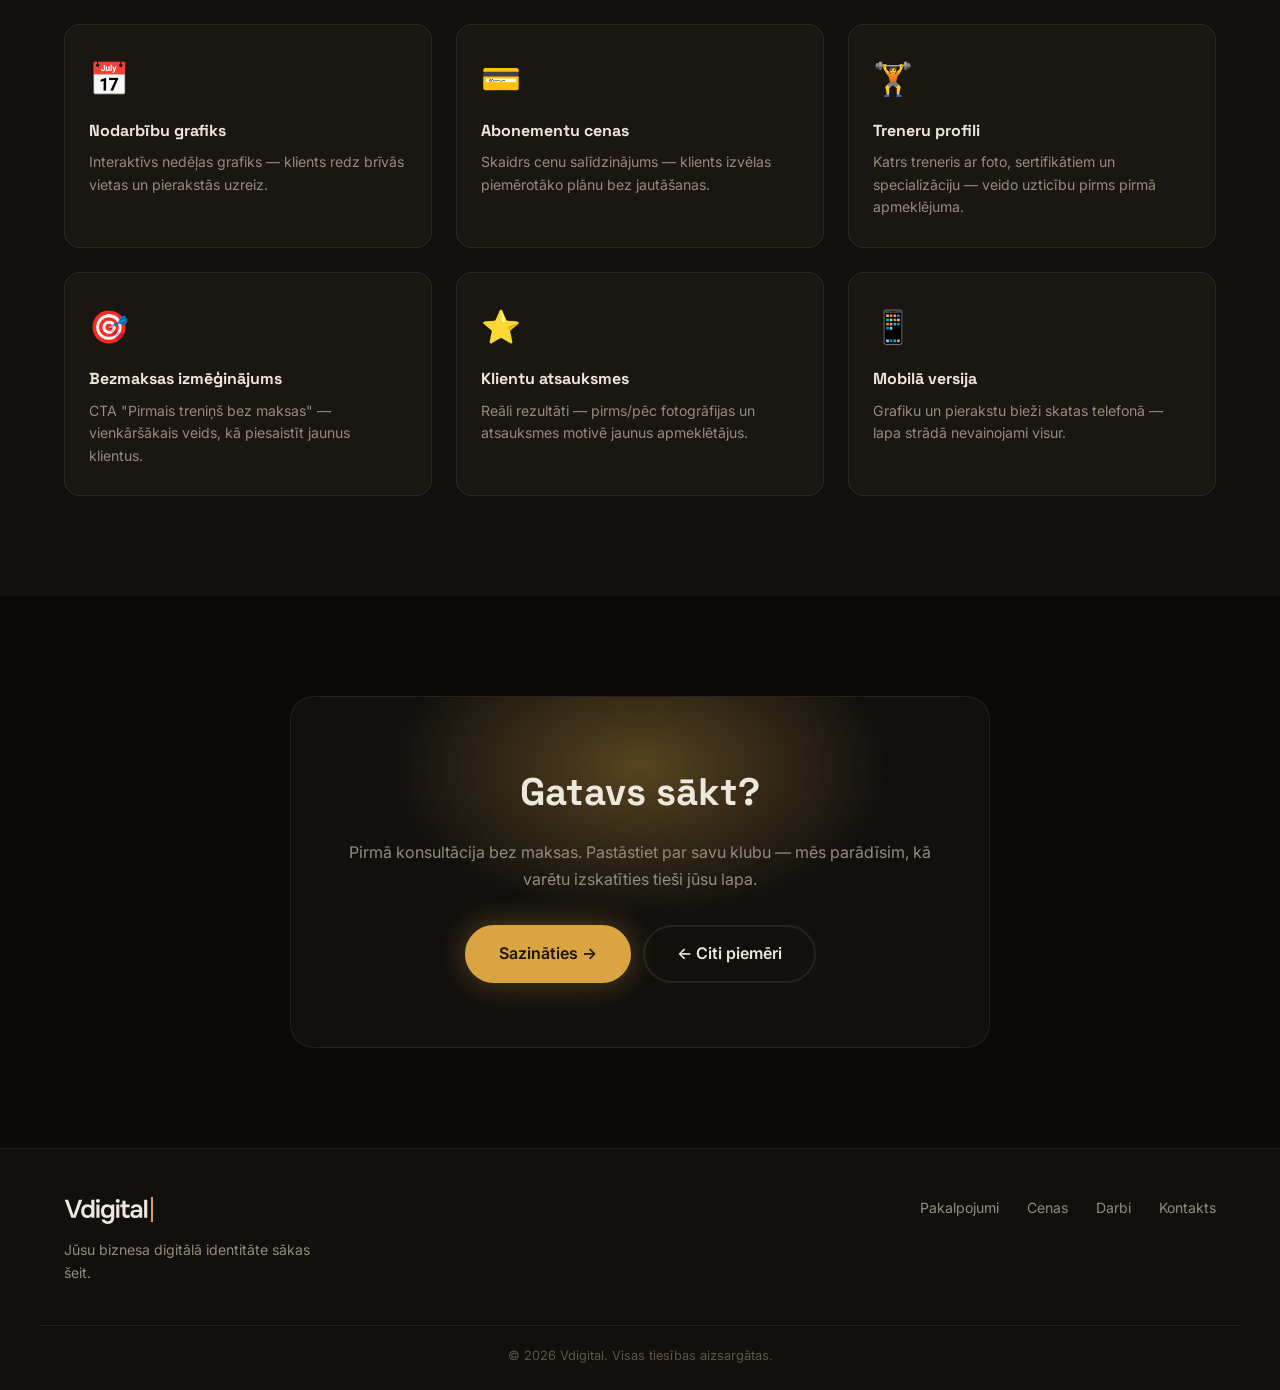
<file: preview-fitness.html>
<!DOCTYPE html>
<html lang="lv">
<head>
  <meta charset="UTF-8" />
  <meta name="viewport" content="width=device-width, initial-scale=1.0" />
  <title>Fitnesa kluba mājas lapas piemērs | Vdigital</title>
  <meta name="description" content="Apskatiet, kā varētu izskatīties fitnesa kluba vai sporta studijas mājas lapa — ar nodarbībām, grafiku, abonementu cenām un atsauksmēm." />
  <meta name="robots" content="index, follow" />
  <link rel="canonical" href="https://vdigital.lv/preview-fitness" />
  <link rel="icon" href="/favicon.svg" type="image/svg+xml" />
  <link rel="alternate icon" href="/favicon.png" type="image/png" />
  <link rel="preconnect" href="https://fonts.googleapis.com" />
  <link rel="preconnect" href="https://fonts.gstatic.com" crossorigin />
  <link href="https://fonts.googleapis.com/css2?family=Inter:wght@300;400;500;600;700;800;900&family=Space+Grotesk:wght@400;500;600;700&display=swap" rel="stylesheet" />
  <link rel="stylesheet" href="css/base.css" />
  <link rel="stylesheet" href="css/utilities.css" />
  <link rel="stylesheet" href="css/nav.css" />
  <link rel="stylesheet" href="css/footer.css" />
  <link rel="stylesheet" href="css/responsive.css" />
  <link rel="stylesheet" href="css/preview.css" />
  <style>
    :root {
      --cat-accent: #f97316;
      --cat-glow: rgba(249,115,22,0.22);
    }
  </style>
  <script>document.documentElement.setAttribute('data-theme', localStorage.getItem('vd-theme') || 'dark');</script>
</head>
<body>

  <header class="nav" id="nav">
    <div class="container nav__inner">
      <a href="/" class="nav__logo" aria-label="Vdigital"></a>
      <nav class="nav__links">
        <a href="/#offers">Pakalpojumi</a>
        <a href="/#packages">Cenas</a>
        <a href="/#work">Darbi</a>
        <a href="/#contact">Kontakts</a>
      </nav>
      <div class="nav__actions">
        <button class="theme-toggle" id="themeToggle" aria-label="Mainīt tēmu"><svg viewBox="0 0 24 24" width="16" height="16" fill="none" stroke="currentColor" stroke-width="1.5" stroke-linecap="round" aria-hidden="true"><circle cx="12" cy="12" r="4"/><path d="M12 2.5v2M12 19.5v2M4.6 4.6l1.4 1.4M18 18l1.4 1.4M2.5 12h2M19.5 12h2M4.6 19.4L6 18M18 6l1.4-1.4"/></svg></button>
        <a href="/#contact" class="btn btn--primary nav__cta">Pieteikt sarunu</a>
        <button class="nav__burger" id="burger" aria-label="Atvērt izvēlni" aria-expanded="false">
          <span></span><span></span><span></span>
        </button>
      </div>
    </div>
  </header>

  <div class="mobile-menu" id="mobileMenu">
    <a href="/#offers" class="mobile-menu__link">Pakalpojumi</a>
    <a href="/#packages" class="mobile-menu__link">Cenas</a>
    <a href="/#work" class="mobile-menu__link">Darbi</a>
    <a href="/#contact" class="mobile-menu__link">Kontakts</a>
    <a href="/#contact" class="btn btn--primary">Pieteikt sarunu</a>
  </div>

  <!-- HERO -->
  <section class="preview-hero preview-hero--cat">
    <div class="preview-hero__glow"></div>
    <div class="container">
      <div class="preview-hero__inner">
        <a href="/#work" class="preview-back">
          <svg width="16" height="16" viewBox="0 0 24 24" fill="none" stroke="currentColor" stroke-width="2.5"><path d="M19 12H5M12 19l-7-7 7-7"/></svg>
          Visi piemēri
        </a>
        <div class="section-badge">💪 Fitnesa / Sporta klubs</div>
        <h1>Tā varētu izskatīties <span>jūsu klubs</span></h1>
        <p>Zemāk redzat pilnu piemēru — gan datora, gan mobilā skatā. Jūsu lapā būtu nodarbības, grafiks, treneru komanda, abonementu cenas un klientu atsauksmes.</p>
      </div>
    </div>
  </section>

  <!-- MOCKUP STAGE -->
  <section class="mockup-stage">
    <div class="container">

      <div class="mockup-tabs" role="tablist">
        <button class="mockup-tab mockup-tab--active" data-tab="desktop" role="tab" aria-selected="true">
          <svg width="18" height="18" viewBox="0 0 24 24" fill="none" stroke="currentColor" stroke-width="2"><rect x="2" y="3" width="20" height="14" rx="2"/><path d="M8 21h8M12 17v4"/></svg>
          Datora skats
        </button>
        <button class="mockup-tab" data-tab="mobile" role="tab" aria-selected="false">
          <svg width="18" height="18" viewBox="0 0 24 24" fill="none" stroke="currentColor" stroke-width="2"><rect x="5" y="2" width="14" height="20" rx="2"/><circle cx="12" cy="18" r="1" fill="currentColor"/></svg>
          Mobilā skats
        </button>
      </div>

      <!-- DESKTOP -->
      <div class="mockup-panel" id="tab-desktop">
        <div class="browser-frame">
          <div class="browser-bar">
            <div class="browser-dots">
              <span class="dot dot--red"></span><span class="dot dot--yellow"></span><span class="dot dot--green"></span>
            </div>
            <div class="browser-url">
              <svg width="12" height="12" viewBox="0 0 24 24" fill="none" stroke="currentColor" stroke-width="2.5"><path d="M12 22s8-4 8-10V5l-8-3-8 3v7c0 6 8 10 8 10z"/></svg>
              powerfitriga.lv
            </div>
            <div class="browser-actions"><span></span><span></span><span></span></div>
          </div>
          <div class="browser-content">
            <div class="sim-site">

              <!-- Nav -->
              <div class="sim-nav">
                <div class="sim-logo">💪 PowerFit Rīga</div>
                <div class="sim-nav-links">
                  <span>Nodarbības</span><span>Grafiks</span><span>Abonements</span><span>Kontakts</span>
                </div>
                <div class="sim-cta-btn">Pirmais tr. bez maksas</div>
              </div>

              <!-- Hero -->
              <div class="sim-hero" style="background: linear-gradient(160deg, #1a0800 0%, #08090d 100%);">
                <div class="sim-hero__glow"></div>
                <div class="sim-hero__grid"></div>
                <div class="sim-hero__content">
                  <div class="sim-badge">🔥 Atvērts 06:00 – 22:00</div>
                  <h2 class="sim-h1">Saņem rezultātus.<br/><span>Sāc šodien.</span></h2>
                  <p class="sim-sub">Moderns ekipējums, profesionāli treneri un grupu nodarbības — viss vienā vietā Rīgā. Pirmais treniņš bez maksas.</p>
                  <div class="sim-btns">
                    <div class="sim-btn sim-btn--primary">🏋️ Piemēģināt bez maksas</div>
                    <div class="sim-btn sim-btn--outline">Skatīt nodarbības</div>
                  </div>
                </div>
              </div>

              <!-- Classes -->
              <div class="sim-services">
                <div class="sim-section-label">Grupu nodarbības</div>
                <div class="sim-cards">
                  <div class="sim-card">
                    <div class="sim-card__icon">🧘</div>
                    <div class="sim-card__title">Yoga &amp; Stretch</div>
                    <div class="sim-card__text">Pirmd. / Trešd. / Piektd.<br/>07:00 un 19:00 &bull; 60 min</div>
                  </div>
                  <div class="sim-card sim-card--accent">
                    <div class="sim-card__icon">🔥</div>
                    <div class="sim-card__title">HIIT Cardio</div>
                    <div class="sim-card__text">Otrd. / Ceturtd. / Sestd.<br/>06:30 un 18:30 &bull; 45 min</div>
                  </div>
                  <div class="sim-card">
                    <div class="sim-card__icon">🥊</div>
                    <div class="sim-card__title">Bokss &amp; Kickbox</div>
                    <div class="sim-card__text">Pirmd. / Ceturtd.<br/>20:00 &bull; 60 min</div>
                  </div>
                </div>
              </div>

              <!-- Membership pricing -->
              <div class="sim-reserve" style="padding: 28px 24px;">
                <div class="sim-section-label" style="text-align:left; margin-bottom:16px;">Abonementu cenas</div>
                <div style="display:grid; grid-template-columns:repeat(3,1fr); gap:10px;">
                  <div class="sim-card" style="text-align:center;">
                    <div style="font-size:0.68rem; color:#7a7f9a; text-transform:uppercase; letter-spacing:0.08em; margin-bottom:6px;">Basic</div>
                    <div style="font-size:1.4rem; font-weight:800; color:#fff; margin-bottom:4px;">€25</div>
                    <div style="font-size:0.7rem; color:#7a7f9a; margin-bottom:12px;">/ mēnesī</div>
                    <div style="font-size:0.72rem; color:#9a9fb8;">Pieeja sporta zālei<br/>Pirmdiena–Piektdiena</div>
                  </div>
                  <div class="sim-card sim-card--accent" style="text-align:center;">
                    <div style="font-size:0.68rem; color:var(--cat-accent,#f97316); text-transform:uppercase; letter-spacing:0.08em; margin-bottom:6px;">Pro ⭐</div>
                    <div style="font-size:1.4rem; font-weight:800; color:#fff; margin-bottom:4px;">€39</div>
                    <div style="font-size:0.7rem; color:#7a7f9a; margin-bottom:12px;">/ mēnesī</div>
                    <div style="font-size:0.72rem; color:#9a9fb8;">Viss iekļauts<br/>7 dienas nedēļā</div>
                  </div>
                  <div class="sim-card" style="text-align:center;">
                    <div style="font-size:0.68rem; color:#7a7f9a; text-transform:uppercase; letter-spacing:0.08em; margin-bottom:6px;">Treneris</div>
                    <div style="font-size:1.4rem; font-weight:800; color:#fff; margin-bottom:4px;">€65</div>
                    <div style="font-size:0.7rem; color:#7a7f9a; margin-bottom:12px;">/ mēnesī</div>
                    <div style="font-size:0.72rem; color:#9a9fb8;">Pro + pers. treneris<br/>4x nedēļā</div>
                  </div>
                </div>
                <div style="text-align:center; margin-top:16px;">
                  <div class="sim-btn sim-btn--primary">Sākt bezmaksas izmēģinājumu →</div>
                </div>
              </div>

              <!-- Trainers -->
              <div class="sim-services" style="background:#08090d;">
                <div class="sim-section-label">Treneri</div>
                <div class="sim-cards">
                  <div class="sim-card">
                    <div class="sim-card__icon">👨‍💼</div>
                    <div class="sim-card__title">Andris B.</div>
                    <div class="sim-card__text">Pers. treneris &bull; 10 gadi<br/>Specializācija: spēks + masa</div>
                  </div>
                  <div class="sim-card sim-card--accent">
                    <div class="sim-card__icon">👩‍💼</div>
                    <div class="sim-card__title">Liga S.</div>
                    <div class="sim-card__text">Yoga + Pilates &bull; 7 gadi<br/>Sertificēta RYT-200</div>
                  </div>
                  <div class="sim-card">
                    <div class="sim-card__icon">🥊</div>
                    <div class="sim-card__title">Rolands K.</div>
                    <div class="sim-card__text">HIIT + Bokss &bull; 5 gadi<br/>Bijušais profesionālis</div>
                  </div>
                </div>
              </div>

              <!-- Reviews -->
              <div class="sim-reviews">
                <div class="sim-section-label">Klientu atsauksmes</div>
                <div class="sim-review-cards">
                  <div class="sim-review">
                    <div class="sim-stars">★★★★★</div>
                    <p>"3 mēnešos zaudēju 8 kg. Andris ir fantastisks treneris — motivē un prot skaidrot."</p>
                    <div class="sim-review-author">— Jānis O., Rīga &bull; Google</div>
                  </div>
                  <div class="sim-review">
                    <div class="sim-stars">★★★★★</div>
                    <p>"HIIT nodarbības ir intensīvas, bet Rolands visu izskaidro. Labākais klubs, kurā esmu bijis!"</p>
                    <div class="sim-review-author">— Elina M., Jūrmala &bull; Google</div>
                  </div>
                </div>
              </div>

              <!-- Footer -->
              <div class="sim-footer">
                <span>© 2026 PowerFit Rīga &bull; Sporta iela 14, Rīga</span>
                <span>📞 +371 27 XXX XXX</span>
              </div>

            </div>
          </div>
        </div>
      </div>

      <!-- MOBILE -->
      <div class="mockup-panel mockup-panel--hidden" id="tab-mobile">
        <div class="phone-stage">
          <div class="phone-frame">
            <div class="phone-notch">
              <div class="phone-notch__speaker"></div>
              <div class="phone-notch__camera"></div>
            </div>
            <div class="phone-screen">
              <div class="sim-site sim-site--mobile">

                <div class="sim-nav sim-nav--mobile">
                  <div class="sim-logo sim-logo--sm">💪 PowerFit</div>
                  <div class="sim-burger"><span></span><span></span><span></span></div>
                </div>

                <div class="sim-hero sim-hero--mobile" style="background: linear-gradient(160deg, #1a0800 0%, #08090d 100%);">
                  <div class="sim-hero__grid"></div>
                  <div class="sim-badge sim-badge--sm">🔥 Atvērts 06:00–22:00</div>
                  <h3 class="sim-h1 sim-h1--mobile">Saņem rezultātus.<br/><span>Sāc šodien.</span></h3>
                  <p class="sim-sub sim-sub--mobile">Moderns ekipējums, profesionāli treneri Rīgā.</p>
                  <div class="sim-btn sim-btn--primary sim-btn--full">🏋️ Piemēģināt bez maksas</div>
                </div>

                <div class="sim-services sim-services--mobile">
                  <div class="sim-section-label sim-section-label--sm">Nodarbības</div>
                  <div class="sim-card sim-card--mobile">
                    <div class="sim-card__icon">🧘</div>
                    <div><div class="sim-card__title">Yoga &amp; Stretch</div><div class="sim-card__text">Pirmd/Trešd/Piektd &bull; 60 min</div></div>
                  </div>
                  <div class="sim-card sim-card--mobile sim-card--accent">
                    <div class="sim-card__icon">🔥</div>
                    <div><div class="sim-card__title">HIIT Cardio</div><div class="sim-card__text">Otrd/Ceturtd/Sestd &bull; 45 min</div></div>
                  </div>
                  <div class="sim-card sim-card--mobile">
                    <div class="sim-card__icon">🥊</div>
                    <div><div class="sim-card__title">Bokss &amp; Kickbox</div><div class="sim-card__text">Pirmd/Ceturtd &bull; 60 min</div></div>
                  </div>
                </div>

                <div class="sim-services sim-services--mobile" style="background:#0e1018;">
                  <div class="sim-section-label sim-section-label--sm">Abonements</div>
                  <div class="sim-card sim-card--mobile">
                    <div class="sim-card__icon">💳</div>
                    <div><div class="sim-card__title">Basic — €25/mēn.</div><div class="sim-card__text">Sporta zāle, Pirmd–Piektd</div></div>
                  </div>
                  <div class="sim-card sim-card--mobile sim-card--accent">
                    <div class="sim-card__icon">⭐</div>
                    <div><div class="sim-card__title">Pro — €39/mēn.</div><div class="sim-card__text">Viss iekļauts, 7 dienas</div></div>
                  </div>
                </div>

                <div class="sim-reviews sim-reviews--mobile">
                  <div class="sim-section-label sim-section-label--sm">Atsauksmes</div>
                  <div class="sim-review sim-review--mobile">
                    <div class="sim-stars">★★★★★</div>
                    <p>"3 mēnešos zaudēju 8 kg. Andris ir fantastisks!"</p>
                    <div class="sim-review-author">— Jānis O.</div>
                  </div>
                </div>

                <div class="sim-mobile-cta">
                  <div class="sim-btn sim-btn--primary sim-btn--full">🏋️ Piemēģināt bez maksas</div>
                  <div class="sim-btn sim-btn--outline sim-btn--full">📞 Zvanīt</div>
                </div>

                <div class="sim-footer sim-footer--mobile">
                  <span>© 2026 PowerFit Rīga</span>
                </div>

              </div>
            </div>
            <div class="phone-home-bar"></div>
          </div>
          <div class="phone-shadow"></div>
        </div>
      </div>

    </div>
  </section>

  <!-- FEATURES -->
  <section class="preview-features">
    <div class="container">
      <div class="section-header">
        <div class="section-badge">Kas iekļauts</div>
        <h2 class="section-title">Viss, ko <span style="color:var(--cat-accent)">fitnesa klubam vajag</span></h2>
        <p class="section-sub">Katra sadaļa tiktu pielāgota ar jūsu nodarbībām, treneriem, grafiku un abonementu cenām.</p>
      </div>
      <div class="features-grid">
        <div class="feature-item">
          <div class="feature-item__icon">📅</div>
          <h3>Nodarbību grafiks</h3>
          <p>Interaktīvs nedēļas grafiks — klients redz brīvās vietas un pierakstās uzreiz.</p>
        </div>
        <div class="feature-item">
          <div class="feature-item__icon">💳</div>
          <h3>Abonementu cenas</h3>
          <p>Skaidrs cenu salīdzinājums — klients izvēlas piemērotāko plānu bez jautāšanas.</p>
        </div>
        <div class="feature-item">
          <div class="feature-item__icon">🏋️</div>
          <h3>Treneru profili</h3>
          <p>Katrs treneris ar foto, sertifikātiem un specializāciju — veido uzticību pirms pirmā apmeklējuma.</p>
        </div>
        <div class="feature-item">
          <div class="feature-item__icon">🎯</div>
          <h3>Bezmaksas izmēģinājums</h3>
          <p>CTA "Pirmais treniņš bez maksas" — vienkāršākais veids, kā piesaistīt jaunus klientus.</p>
        </div>
        <div class="feature-item">
          <div class="feature-item__icon">⭐</div>
          <h3>Klientu atsauksmes</h3>
          <p>Reāli rezultāti — pirms/pēc fotogrāfijas un atsauksmes motivē jaunus apmeklētājus.</p>
        </div>
        <div class="feature-item">
          <div class="feature-item__icon">📱</div>
          <h3>Mobilā versija</h3>
          <p>Grafiku un pierakstu bieži skatas telefonā — lapa strādā nevainojami visur.</p>
        </div>
      </div>
    </div>
  </section>

  <!-- CTA -->
  <section class="preview-cta">
    <div class="container">
      <div class="preview-cta__inner">
        <div class="preview-cta__glow"></div>
        <h2>Gatavs sākt?</h2>
        <p>Pirmā konsultācija bez maksas. Pastāstiet par savu klubu — mēs parādīsim, kā varētu izskatīties tieši jūsu lapa.</p>
        <div class="btn-group">
          <a href="/#contact" class="btn btn--primary btn--lg">Sazināties →</a>
          <a href="/#work" class="btn btn--outline btn--lg">← Citi piemēri</a>
        </div>
      </div>
    </div>
  </section>

  <footer class="footer">
    <div class="container footer__inner">
      <div class="footer__left">
        <a href="/" class="nav__logo" aria-label="Vdigital"></a>
        <p>Jūsu biznesa digitālā identitāte sākas šeit.</p>
      </div>
      <div class="footer__links">
        <a href="/#offers">Pakalpojumi</a>
        <a href="/#packages">Cenas</a>
        <a href="/#work">Darbi</a>
        <a href="/#contact">Kontakts</a>
      </div>
    </div>
    <div class="container footer__bottom">
      <span>© 2026 Vdigital. Visas tiesības aizsargātas.</span>
    </div>
  </footer>

  <a href="https://wa.me/37125953807" class="whatsapp-float" target="_blank" rel="noopener" aria-label="Sazināties WhatsApp">
    <svg xmlns="http://www.w3.org/2000/svg" viewBox="0 0 24 24" fill="currentColor" width="28" height="28"><path d="M17.472 14.382c-.297-.149-1.758-.867-2.03-.967-.273-.099-.471-.148-.67.15-.197.297-.767.966-.94 1.164-.173.199-.347.223-.644.075-.297-.15-1.255-.463-2.39-1.475-.883-.788-1.48-1.761-1.653-2.059-.173-.297-.018-.458.13-.606.134-.133.298-.347.446-.52.149-.174.198-.298.298-.497.099-.198.05-.371-.025-.52-.075-.149-.669-1.612-.916-2.207-.242-.579-.487-.5-.669-.51-.173-.008-.371-.01-.57-.01-.198 0-.52.074-.792.372-.272.297-1.04 1.016-1.04 2.479 0 1.462 1.065 2.875 1.213 3.074.149.198 2.096 3.2 5.077 4.487.709.306 1.262.489 1.694.625.712.227 1.36.195 1.871.118.571-.085 1.758-.719 2.006-1.413.248-.694.248-1.289.173-1.413-.074-.124-.272-.198-.57-.347m-5.421 7.403h-.004a9.87 9.87 0 01-5.031-1.378l-.361-.214-3.741.982.998-3.648-.235-.374a9.86 9.86 0 01-1.51-5.26c.001-5.45 4.436-9.884 9.888-9.884 2.64 0 5.122 1.03 6.988 2.898a9.825 9.825 0 012.893 6.994c-.003 5.45-4.437 9.884-9.885 9.884m8.413-18.297A11.815 11.815 0 0012.05 0C5.495 0 .16 5.335.157 11.892c0 2.096.547 4.142 1.588 5.945L.057 24l6.305-1.654a11.882 11.882 0 005.683 1.448h.005c6.554 0 11.89-5.335 11.893-11.893a11.821 11.821 0 00-3.48-8.413z"/></svg>
    <span class="whatsapp-float__tooltip">Rakstīt WhatsApp</span>
  </a>

  <script src="js/theme.js"></script>
  <script src="js/nav.js"></script>
  <script>
    const tabs = document.querySelectorAll('.mockup-tab');
    const panels = document.querySelectorAll('.mockup-panel');
    tabs.forEach(tab => {
      tab.addEventListener('click', () => {
        tabs.forEach(t => { t.classList.remove('mockup-tab--active'); t.setAttribute('aria-selected','false'); });
        panels.forEach(p => p.classList.add('mockup-panel--hidden'));
        tab.classList.add('mockup-tab--active');
        tab.setAttribute('aria-selected','true');
        document.getElementById('tab-' + tab.dataset.tab).classList.remove('mockup-panel--hidden');
      });
    });
  </script>

</body>
</html>
</file>
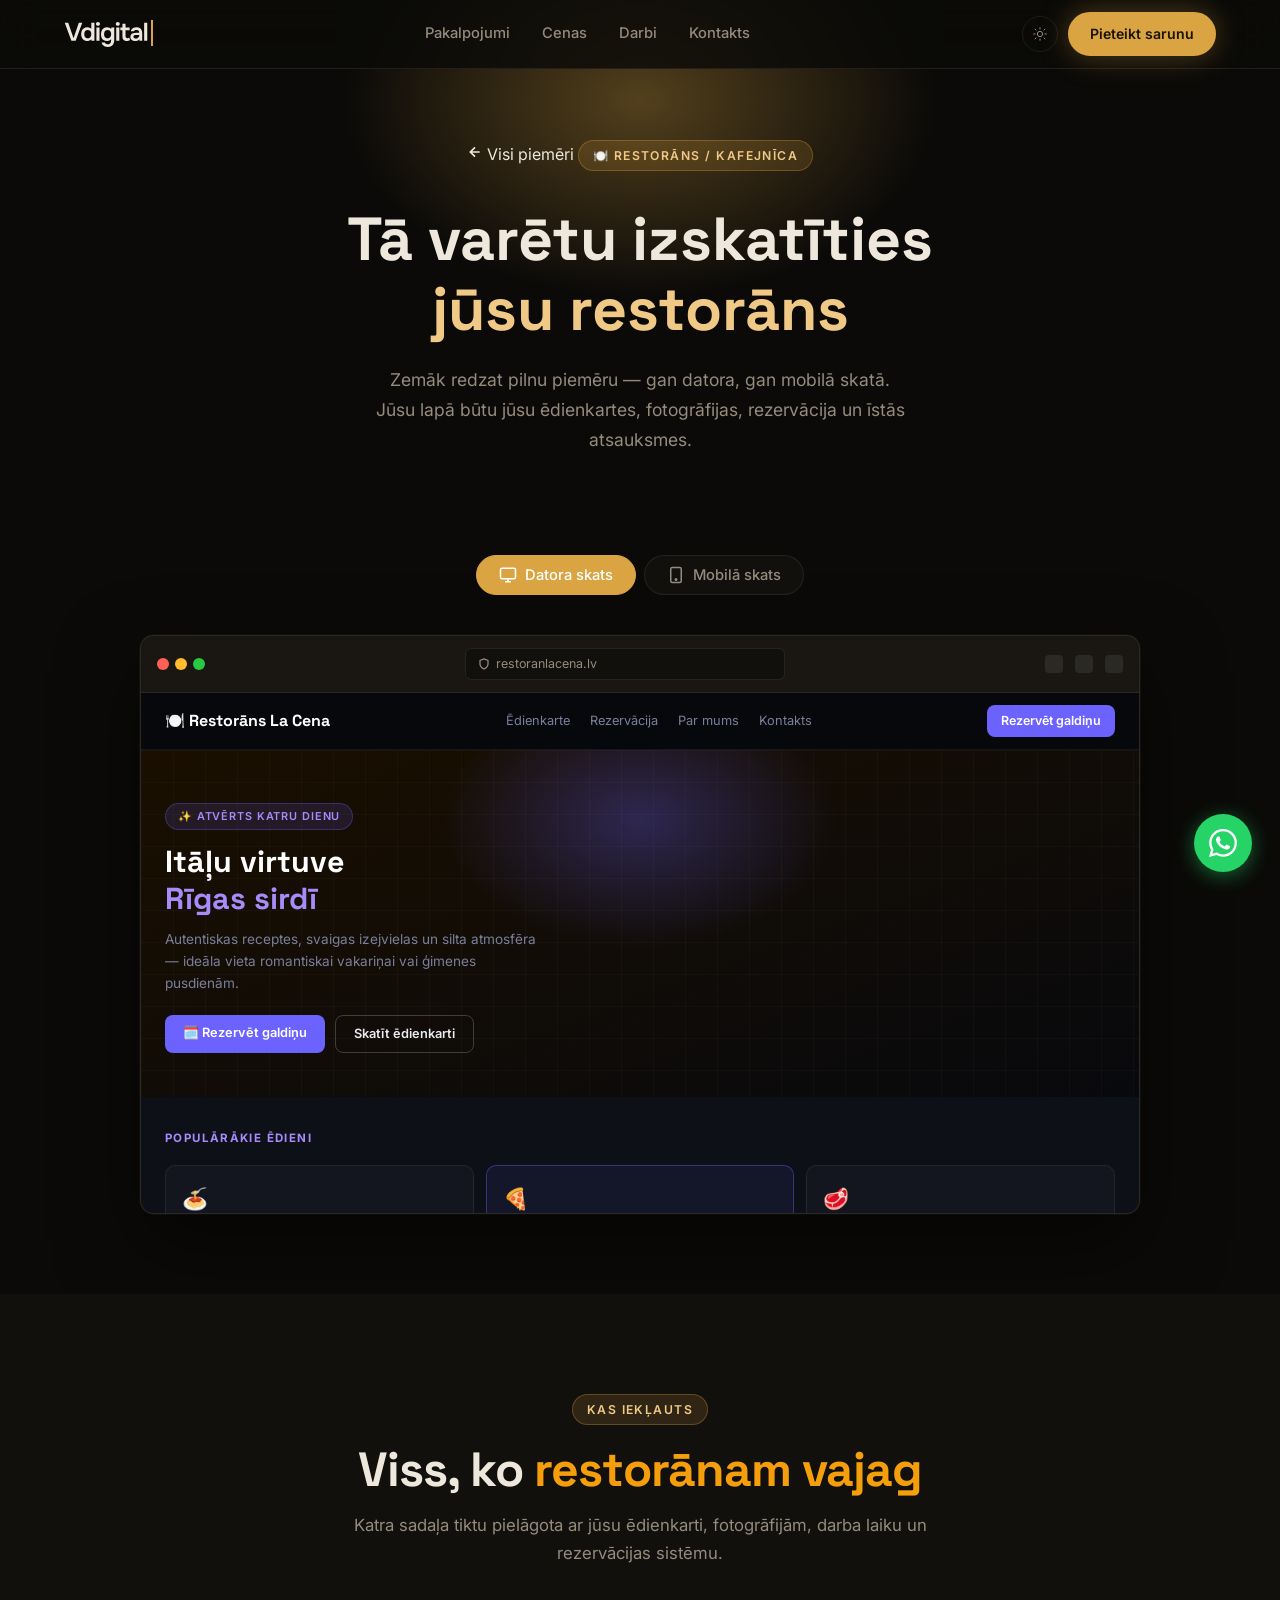
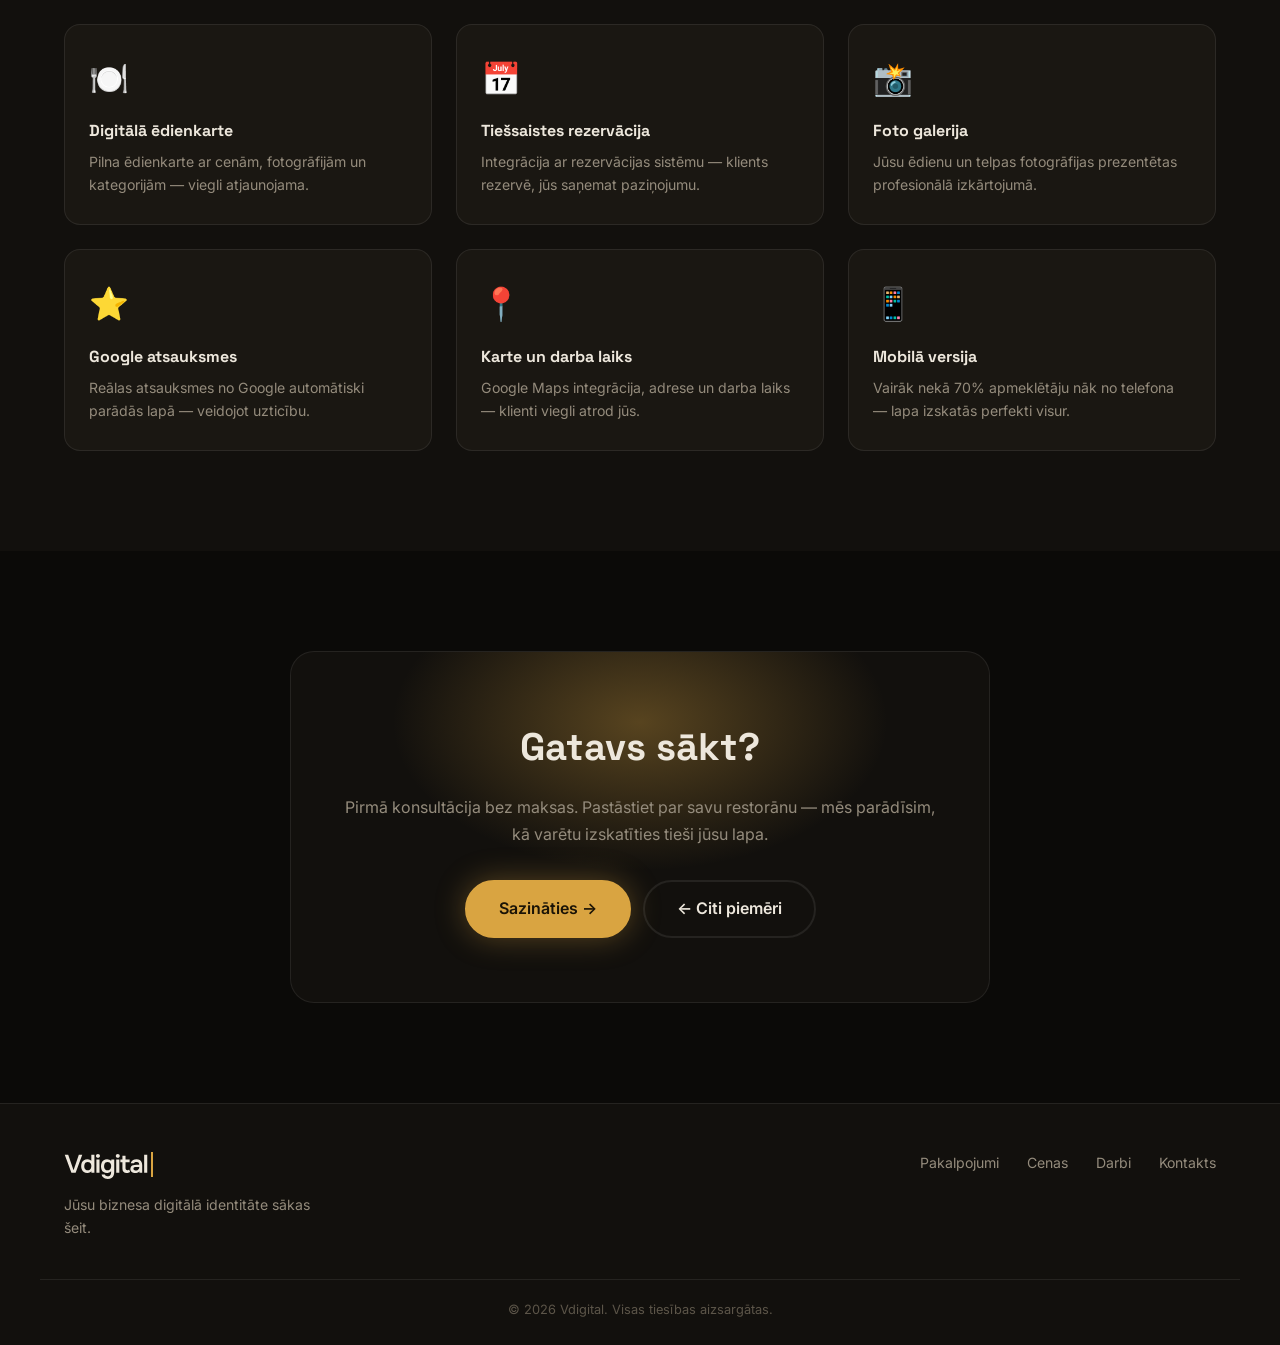
<file: preview-restoran.html>
<!DOCTYPE html>
<html lang="lv">
<head>
  <meta charset="UTF-8" />
  <meta name="viewport" content="width=device-width, initial-scale=1.0" />
  <title>Restorāna / Kafejnīcas mājas lapas piemērs | Vdigital</title>
  <meta name="description" content="Apskatiet, kā varētu izskatīties restorāna vai kafejnīcas mājas lapa — ar izvēlni, rezervāciju, galeriju un atsauksmēm." />
  <meta name="robots" content="index, follow" />
  <link rel="canonical" href="https://vdigital.lv/preview-restoran" />
  <link rel="icon" href="/favicon.svg" type="image/svg+xml" />
  <link rel="alternate icon" href="/favicon.png" type="image/png" />
  <link rel="preconnect" href="https://fonts.googleapis.com" />
  <link rel="preconnect" href="https://fonts.gstatic.com" crossorigin />
  <link href="https://fonts.googleapis.com/css2?family=Inter:wght@300;400;500;600;700;800;900&family=Space+Grotesk:wght@400;500;600;700&display=swap" rel="stylesheet" />
  <link rel="stylesheet" href="css/base.css" />
  <link rel="stylesheet" href="css/utilities.css" />
  <link rel="stylesheet" href="css/nav.css" />
  <link rel="stylesheet" href="css/footer.css" />
  <link rel="stylesheet" href="css/responsive.css" />
  <link rel="stylesheet" href="css/preview.css" />
  <style>
    :root {
      --cat-accent: #f59e0b;
      --cat-glow: rgba(245,158,11,0.22);
    }
  </style>
  <script>document.documentElement.setAttribute('data-theme', localStorage.getItem('vd-theme') || 'dark');</script>
</head>
<body>

  <header class="nav" id="nav">
    <div class="container nav__inner">
      <a href="/" class="nav__logo" aria-label="Vdigital"></a>
      <nav class="nav__links">
        <a href="/#offers">Pakalpojumi</a>
        <a href="/#packages">Cenas</a>
        <a href="/#work">Darbi</a>
        <a href="/#contact">Kontakts</a>
      </nav>
      <div class="nav__actions">
        <button class="theme-toggle" id="themeToggle" aria-label="Mainīt tēmu"><svg viewBox="0 0 24 24" width="16" height="16" fill="none" stroke="currentColor" stroke-width="1.5" stroke-linecap="round" aria-hidden="true"><circle cx="12" cy="12" r="4"/><path d="M12 2.5v2M12 19.5v2M4.6 4.6l1.4 1.4M18 18l1.4 1.4M2.5 12h2M19.5 12h2M4.6 19.4L6 18M18 6l1.4-1.4"/></svg></button>
        <a href="/#contact" class="btn btn--primary nav__cta">Pieteikt sarunu</a>
        <button class="nav__burger" id="burger" aria-label="Atvērt izvēlni" aria-expanded="false">
          <span></span><span></span><span></span>
        </button>
      </div>
    </div>
  </header>

  <div class="mobile-menu" id="mobileMenu">
    <a href="/#offers" class="mobile-menu__link">Pakalpojumi</a>
    <a href="/#packages" class="mobile-menu__link">Cenas</a>
    <a href="/#work" class="mobile-menu__link">Darbi</a>
    <a href="/#contact" class="mobile-menu__link">Kontakts</a>
    <a href="/#contact" class="btn btn--primary">Pieteikt sarunu</a>
  </div>

  <!-- HERO -->
  <section class="preview-hero preview-hero--cat">
    <div class="preview-hero__glow"></div>
    <div class="container">
      <div class="preview-hero__inner">
        <a href="/#work" class="preview-back">
          <svg width="16" height="16" viewBox="0 0 24 24" fill="none" stroke="currentColor" stroke-width="2.5"><path d="M19 12H5M12 19l-7-7 7-7"/></svg>
          Visi piemēri
        </a>
        <div class="section-badge">🍽️ Restorāns / Kafejnīca</div>
        <h1>Tā varētu izskatīties <span>jūsu restorāns</span></h1>
        <p>Zemāk redzat pilnu piemēru — gan datora, gan mobilā skatā. Jūsu lapā būtu jūsu ēdienkartes, fotogrāfijas, rezervācija un īstās atsauksmes.</p>
      </div>
    </div>
  </section>

  <!-- MOCKUP STAGE -->
  <section class="mockup-stage">
    <div class="container">

      <div class="mockup-tabs" role="tablist">
        <button class="mockup-tab mockup-tab--active" data-tab="desktop" role="tab" aria-selected="true">
          <svg width="18" height="18" viewBox="0 0 24 24" fill="none" stroke="currentColor" stroke-width="2"><rect x="2" y="3" width="20" height="14" rx="2"/><path d="M8 21h8M12 17v4"/></svg>
          Datora skats
        </button>
        <button class="mockup-tab" data-tab="mobile" role="tab" aria-selected="false">
          <svg width="18" height="18" viewBox="0 0 24 24" fill="none" stroke="currentColor" stroke-width="2"><rect x="5" y="2" width="14" height="20" rx="2"/><circle cx="12" cy="18" r="1" fill="currentColor"/></svg>
          Mobilā skats
        </button>
      </div>

      <!-- DESKTOP -->
      <div class="mockup-panel" id="tab-desktop">
        <div class="browser-frame">
          <div class="browser-bar">
            <div class="browser-dots">
              <span class="dot dot--red"></span><span class="dot dot--yellow"></span><span class="dot dot--green"></span>
            </div>
            <div class="browser-url">
              <svg width="12" height="12" viewBox="0 0 24 24" fill="none" stroke="currentColor" stroke-width="2.5"><path d="M12 22s8-4 8-10V5l-8-3-8 3v7c0 6 8 10 8 10z"/></svg>
              restoranlacena.lv
            </div>
            <div class="browser-actions"><span></span><span></span><span></span></div>
          </div>
          <div class="browser-content">
            <div class="sim-site">

              <!-- Nav -->
              <div class="sim-nav">
                <div class="sim-logo">🍽️ Restorāns La Cena</div>
                <div class="sim-nav-links">
                  <span>Ēdienkarte</span><span>Rezervācija</span><span>Par mums</span><span>Kontakts</span>
                </div>
                <div class="sim-cta-btn">Rezervēt galdiņu</div>
              </div>

              <!-- Hero -->
              <div class="sim-hero" style="background: linear-gradient(160deg, #1a0f00 0%, #08090d 100%);">
                <div class="sim-hero__glow"></div>
                <div class="sim-hero__grid"></div>
                <div class="sim-hero__content">
                  <div class="sim-badge">✨ Atvērts katru dienu</div>
                  <h2 class="sim-h1">Itāļu virtuve<br/><span>Rīgas sirdī</span></h2>
                  <p class="sim-sub">Autentiskas receptes, svaigas izejvielas un silta atmosfēra — ideāla vieta romantiskai vakariņai vai ģimenes pusdienām.</p>
                  <div class="sim-btns">
                    <div class="sim-btn sim-btn--primary">🗓️ Rezervēt galdiņu</div>
                    <div class="sim-btn sim-btn--outline">Skatīt ēdienkarti</div>
                  </div>
                </div>
              </div>

              <!-- Menu highlights -->
              <div class="sim-services">
                <div class="sim-section-label">Populārākie ēdieni</div>
                <div class="sim-cards">
                  <div class="sim-card">
                    <div class="sim-card__icon">🍝</div>
                    <div class="sim-card__title">Pasta Carbonara</div>
                    <div class="sim-card__text">Klasika ar krēmīgu mērci, bekonu un parmezānu. €12.90</div>
                  </div>
                  <div class="sim-card sim-card--accent">
                    <div class="sim-card__icon">🍕</div>
                    <div class="sim-card__title">Margherita DOP</div>
                    <div class="sim-card__text">Maltas Neapolē — mozzarella, tomāti, baziliks. €11.50</div>
                  </div>
                  <div class="sim-card">
                    <div class="sim-card__icon">🥩</div>
                    <div class="sim-card__title">Ribeye steiks</div>
                    <div class="sim-card__text">300g, pasniegts ar grauzdētiem dārzeņiem. €22.00</div>
                  </div>
                </div>
              </div>

              <!-- Reservation strip -->
              <div class="sim-reserve">
                <div class="sim-reserve__title">📅 Rezervējiet galdiņu tiešsaistē</div>
                <div class="sim-reserve__sub">Izvēlieties datumu, laiku un viesu skaitu — apstiprinājums uz e-pastu uzreiz</div>
                <div class="sim-btn sim-btn--primary">Rezervēt tagad →</div>
              </div>

              <!-- Gallery -->
              <div class="sim-gallery">
                <div class="sim-section-label">Galerija</div>
                <div class="sim-gallery-grid">
                  <div class="sim-gallery-item" style="background:#1a1200;">🍝</div>
                  <div class="sim-gallery-item" style="background:#1a0a00;">🍕</div>
                  <div class="sim-gallery-item" style="background:#0d1a00;">🥗</div>
                  <div class="sim-gallery-item" style="background:#1a1200;">🍷</div>
                  <div class="sim-gallery-item" style="background:#1a0800;">🥩</div>
                  <div class="sim-gallery-item" style="background:#0f0f1a;">🍰</div>
                </div>
              </div>

              <!-- Reviews -->
              <div class="sim-reviews">
                <div class="sim-section-label">Klientu atsauksmes</div>
                <div class="sim-review-cards">
                  <div class="sim-review">
                    <div class="sim-stars">★★★★★</div>
                    <p>"Labākā pasta, ko esmu ēdis Rīgā. Atmosfēra romantiska, apkalpošana ātra. Noteikti atgriezīsimies!"</p>
                    <div class="sim-review-author">— Mārtiņš L., Rīga · Google</div>
                  </div>
                  <div class="sim-review">
                    <div class="sim-stars">★★★★★</div>
                    <p>"Svinējām dzimšanas dienu — viss bija perfekts. Paldies personālam par uzmanību!"</p>
                    <div class="sim-review-author">— Kristīne B., Jūrmala · Google</div>
                  </div>
                </div>
              </div>

              <!-- Footer -->
              <div class="sim-footer">
                <span>© 2026 Restorāns La Cena · Brīvības iela 88, Rīga</span>
                <span>📞 +371 67 XXX XXX</span>
              </div>

            </div>
          </div>
        </div>
      </div>

      <!-- MOBILE -->
      <div class="mockup-panel mockup-panel--hidden" id="tab-mobile">
        <div class="phone-stage">
          <div class="phone-frame">
            <div class="phone-notch">
              <div class="phone-notch__speaker"></div>
              <div class="phone-notch__camera"></div>
            </div>
            <div class="phone-screen">
              <div class="sim-site sim-site--mobile">

                <div class="sim-nav sim-nav--mobile">
                  <div class="sim-logo sim-logo--sm">🍽️ La Cena</div>
                  <div class="sim-burger"><span></span><span></span><span></span></div>
                </div>

                <div class="sim-hero sim-hero--mobile" style="background: linear-gradient(160deg, #1a0f00 0%, #08090d 100%);">
                  <div class="sim-hero__grid"></div>
                  <div class="sim-badge sim-badge--sm">✨ Atvērts katru dienu</div>
                  <h3 class="sim-h1 sim-h1--mobile">Itāļu virtuve<br/><span>Rīgā</span></h3>
                  <p class="sim-sub sim-sub--mobile">Autentiskas receptes, svaigi produkti, silta atmosfēra.</p>
                  <div class="sim-btn sim-btn--primary sim-btn--full">🗓️ Rezervēt galdiņu</div>
                </div>

                <div class="sim-services sim-services--mobile">
                  <div class="sim-section-label sim-section-label--sm">Populārākie ēdieni</div>
                  <div class="sim-card sim-card--mobile">
                    <div class="sim-card__icon">🍝</div>
                    <div><div class="sim-card__title">Pasta Carbonara</div><div class="sim-card__text">Krēmīga mērce, bekons · €12.90</div></div>
                  </div>
                  <div class="sim-card sim-card--mobile sim-card--accent">
                    <div class="sim-card__icon">🍕</div>
                    <div><div class="sim-card__title">Margherita DOP</div><div class="sim-card__text">Klasiskā itāļu pica · €11.50</div></div>
                  </div>
                  <div class="sim-card sim-card--mobile">
                    <div class="sim-card__icon">🥩</div>
                    <div><div class="sim-card__title">Ribeye steiks</div><div class="sim-card__text">300g, dārzeņi · €22.00</div></div>
                  </div>
                </div>

                <div class="sim-gallery sim-gallery--mobile" style="padding:16px;">
                  <div class="sim-section-label sim-section-label--sm">Galerija</div>
                  <div class="sim-gallery-grid">
                    <div class="sim-gallery-item sim-gallery-item--mobile" style="background:#1a1200;">🍝</div>
                    <div class="sim-gallery-item sim-gallery-item--mobile" style="background:#1a0a00;">🍕</div>
                    <div class="sim-gallery-item sim-gallery-item--mobile" style="background:#0d1a00;">🥗</div>
                  </div>
                </div>

                <div class="sim-reviews sim-reviews--mobile">
                  <div class="sim-section-label sim-section-label--sm">Atsauksmes</div>
                  <div class="sim-review sim-review--mobile">
                    <div class="sim-stars">★★★★★</div>
                    <p>"Labākā pasta Rīgā. Noteikti atgriezīsimies!"</p>
                    <div class="sim-review-author">— Mārtiņš L.</div>
                  </div>
                </div>

                <div class="sim-mobile-cta">
                  <div class="sim-btn sim-btn--primary sim-btn--full">🗓️ Rezervēt galdiņu</div>
                  <div class="sim-btn sim-btn--outline sim-btn--full">📞 Zvanīt</div>
                </div>

                <div class="sim-footer sim-footer--mobile">
                  <span>© 2026 Restorāns La Cena</span>
                </div>

              </div>
            </div>
            <div class="phone-home-bar"></div>
          </div>
          <div class="phone-shadow"></div>
        </div>
      </div>

    </div>
  </section>

  <!-- FEATURES -->
  <section class="preview-features">
    <div class="container">
      <div class="section-header">
        <div class="section-badge">Kas iekļauts</div>
        <h2 class="section-title">Viss, ko <span style="color:var(--cat-accent)">restorānam vajag</span></h2>
        <p class="section-sub">Katra sadaļa tiktu pielāgota ar jūsu ēdienkarti, fotogrāfijām, darba laiku un rezervācijas sistēmu.</p>
      </div>
      <div class="features-grid">
        <div class="feature-item">
          <div class="feature-item__icon">🍽️</div>
          <h3>Digitālā ēdienkarte</h3>
          <p>Pilna ēdienkarte ar cenām, fotogrāfijām un kategorijām — viegli atjaunojama.</p>
        </div>
        <div class="feature-item">
          <div class="feature-item__icon">📅</div>
          <h3>Tiešsaistes rezervācija</h3>
          <p>Integrācija ar rezervācijas sistēmu — klients rezervē, jūs saņemat paziņojumu.</p>
        </div>
        <div class="feature-item">
          <div class="feature-item__icon">📸</div>
          <h3>Foto galerija</h3>
          <p>Jūsu ēdienu un telpas fotogrāfijas prezentētas profesionālā izkārtojumā.</p>
        </div>
        <div class="feature-item">
          <div class="feature-item__icon">⭐</div>
          <h3>Google atsauksmes</h3>
          <p>Reālas atsauksmes no Google automātiski parādās lapā — veidojot uzticību.</p>
        </div>
        <div class="feature-item">
          <div class="feature-item__icon">📍</div>
          <h3>Karte un darba laiks</h3>
          <p>Google Maps integrācija, adrese un darba laiks — klienti viegli atrod jūs.</p>
        </div>
        <div class="feature-item">
          <div class="feature-item__icon">📱</div>
          <h3>Mobilā versija</h3>
          <p>Vairāk nekā 70% apmeklētāju nāk no telefona — lapa izskatās perfekti visur.</p>
        </div>
      </div>
    </div>
  </section>

  <!-- CTA -->
  <section class="preview-cta">
    <div class="container">
      <div class="preview-cta__inner">
        <div class="preview-cta__glow"></div>
        <h2>Gatavs sākt?</h2>
        <p>Pirmā konsultācija bez maksas. Pastāstiet par savu restorānu — mēs parādīsim, kā varētu izskatīties tieši jūsu lapa.</p>
        <div class="btn-group">
          <a href="/#contact" class="btn btn--primary btn--lg">Sazināties →</a>
          <a href="/#work" class="btn btn--outline btn--lg">← Citi piemēri</a>
        </div>
      </div>
    </div>
  </section>

  <footer class="footer">
    <div class="container footer__inner">
      <div class="footer__left">
        <a href="/" class="nav__logo" aria-label="Vdigital"></a>
        <p>Jūsu biznesa digitālā identitāte sākas šeit.</p>
      </div>
      <div class="footer__links">
        <a href="/#offers">Pakalpojumi</a>
        <a href="/#packages">Cenas</a>
        <a href="/#work">Darbi</a>
        <a href="/#contact">Kontakts</a>
      </div>
    </div>
    <div class="container footer__bottom">
      <span>© 2026 Vdigital. Visas tiesības aizsargātas.</span>
    </div>
  </footer>

  <a href="https://wa.me/37125953807" class="whatsapp-float" target="_blank" rel="noopener" aria-label="Sazināties WhatsApp">
    <svg xmlns="http://www.w3.org/2000/svg" viewBox="0 0 24 24" fill="currentColor" width="28" height="28"><path d="M17.472 14.382c-.297-.149-1.758-.867-2.03-.967-.273-.099-.471-.148-.67.15-.197.297-.767.966-.94 1.164-.173.199-.347.223-.644.075-.297-.15-1.255-.463-2.39-1.475-.883-.788-1.48-1.761-1.653-2.059-.173-.297-.018-.458.13-.606.134-.133.298-.347.446-.52.149-.174.198-.298.298-.497.099-.198.05-.371-.025-.52-.075-.149-.669-1.612-.916-2.207-.242-.579-.487-.5-.669-.51-.173-.008-.371-.01-.57-.01-.198 0-.52.074-.792.372-.272.297-1.04 1.016-1.04 2.479 0 1.462 1.065 2.875 1.213 3.074.149.198 2.096 3.2 5.077 4.487.709.306 1.262.489 1.694.625.712.227 1.36.195 1.871.118.571-.085 1.758-.719 2.006-1.413.248-.694.248-1.289.173-1.413-.074-.124-.272-.198-.57-.347m-5.421 7.403h-.004a9.87 9.87 0 01-5.031-1.378l-.361-.214-3.741.982.998-3.648-.235-.374a9.86 9.86 0 01-1.51-5.26c.001-5.45 4.436-9.884 9.888-9.884 2.64 0 5.122 1.03 6.988 2.898a9.825 9.825 0 012.893 6.994c-.003 5.45-4.437 9.884-9.885 9.884m8.413-18.297A11.815 11.815 0 0012.05 0C5.495 0 .16 5.335.157 11.892c0 2.096.547 4.142 1.588 5.945L.057 24l6.305-1.654a11.882 11.882 0 005.683 1.448h.005c6.554 0 11.89-5.335 11.893-11.893a11.821 11.821 0 00-3.48-8.413z"/></svg>
    <span class="whatsapp-float__tooltip">Rakstīt WhatsApp</span>
  </a>

  <script src="js/theme.js"></script>
  <script src="js/nav.js"></script>
  <script>
    const tabs = document.querySelectorAll('.mockup-tab');
    const panels = document.querySelectorAll('.mockup-panel');
    tabs.forEach(tab => {
      tab.addEventListener('click', () => {
        tabs.forEach(t => { t.classList.remove('mockup-tab--active'); t.setAttribute('aria-selected','false'); });
        panels.forEach(p => p.classList.add('mockup-panel--hidden'));
        tab.classList.add('mockup-tab--active');
        tab.setAttribute('aria-selected','true');
        document.getElementById('tab-' + tab.dataset.tab).classList.remove('mockup-panel--hidden');
      });
    });
  </script>

</body>
</html>
</file>
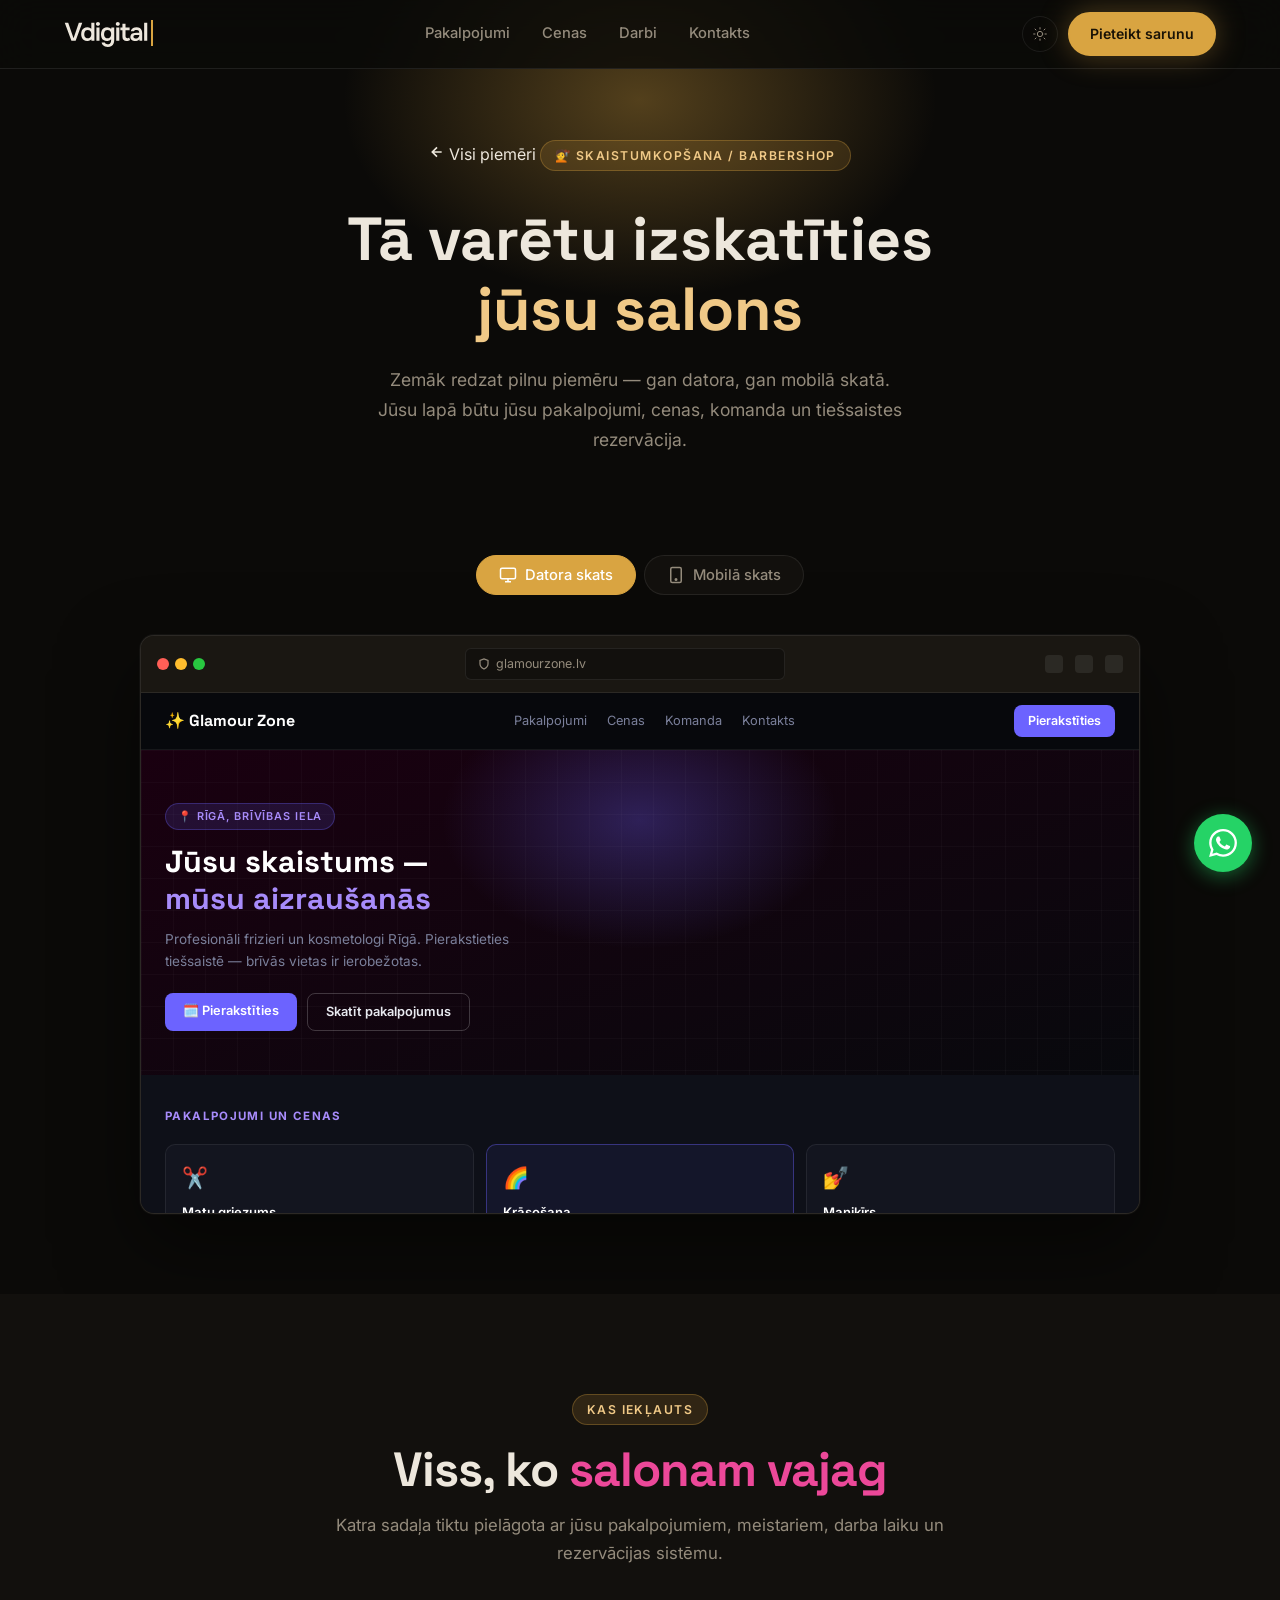
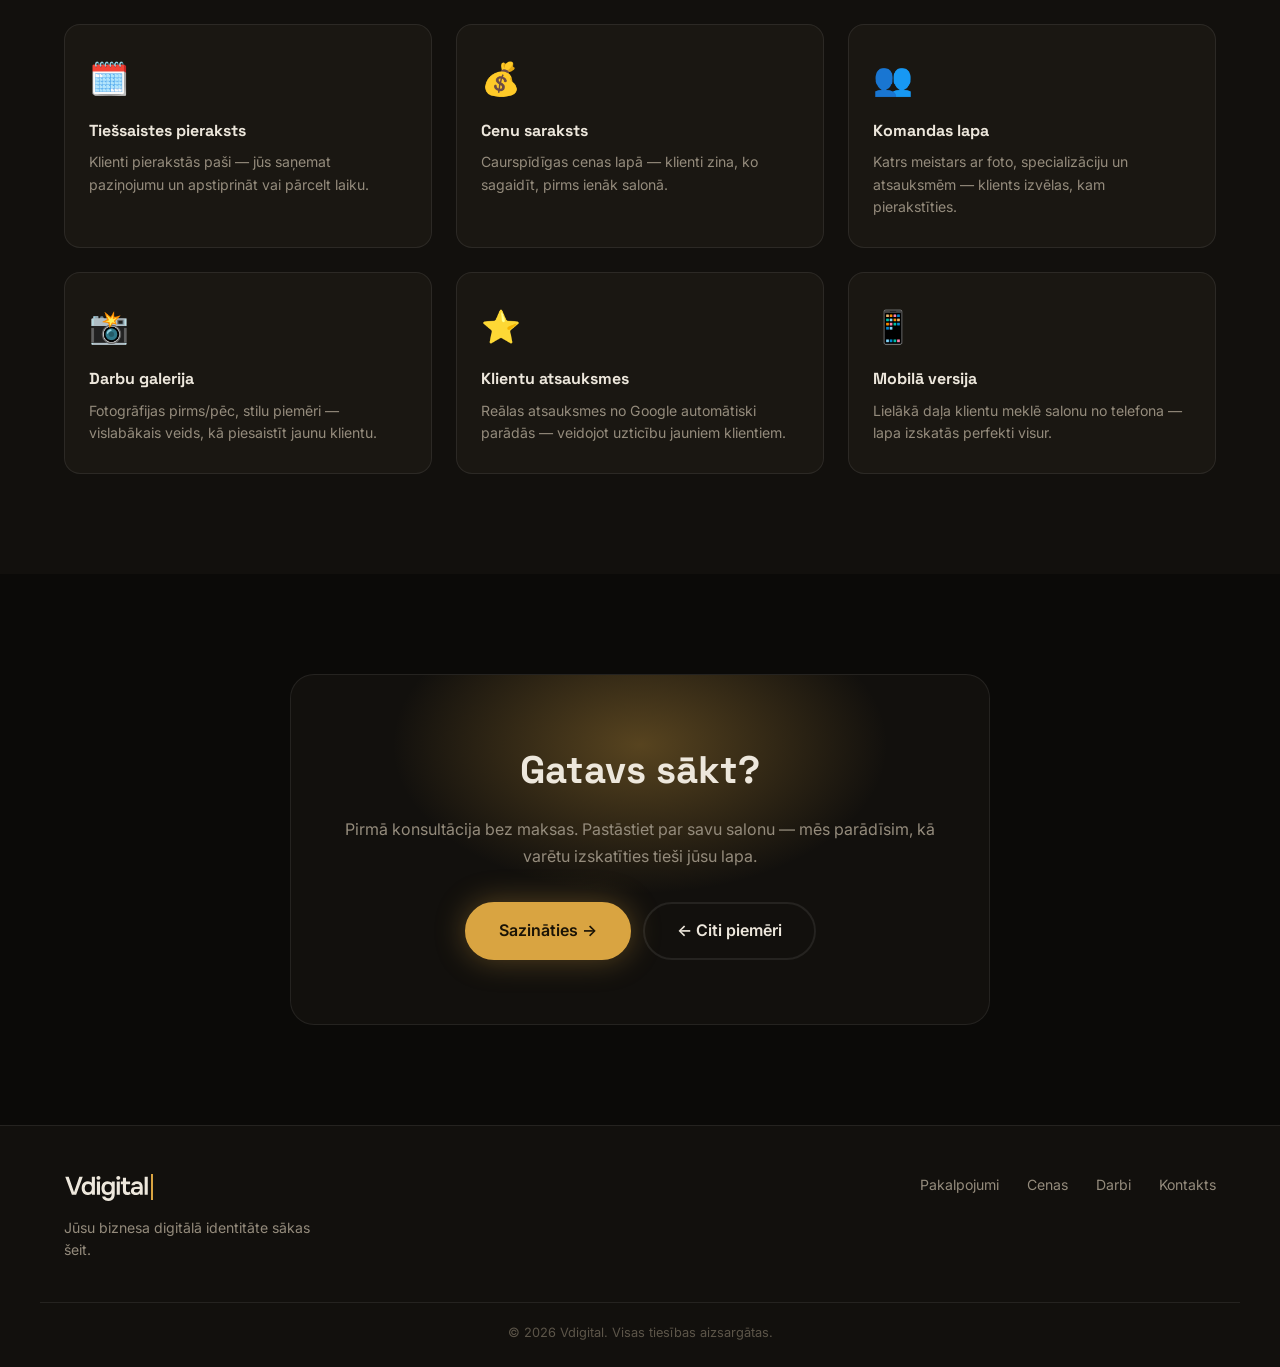
<file: preview-salons.html>
<!DOCTYPE html>
<html lang="lv">
<head>
  <meta charset="UTF-8" />
  <meta name="viewport" content="width=device-width, initial-scale=1.0" />
  <title>Skaistumkopšanas salona mājas lapas piemērs | Vdigital</title>
  <meta name="description" content="Apskatiet, kā varētu izskatīties skaistumkopšanas salona vai barbershopa mājas lapa — ar pakalpojumiem, cenām, rezervāciju un komandu." />
  <meta name="robots" content="index, follow" />
  <link rel="canonical" href="https://vdigital.lv/preview-salons" />
  <link rel="icon" href="/favicon.svg" type="image/svg+xml" />
  <link rel="alternate icon" href="/favicon.png" type="image/png" />
  <link rel="preconnect" href="https://fonts.googleapis.com" />
  <link rel="preconnect" href="https://fonts.gstatic.com" crossorigin />
  <link href="https://fonts.googleapis.com/css2?family=Inter:wght@300;400;500;600;700;800;900&family=Space+Grotesk:wght@400;500;600;700&display=swap" rel="stylesheet" />
  <link rel="stylesheet" href="css/base.css" />
  <link rel="stylesheet" href="css/utilities.css" />
  <link rel="stylesheet" href="css/nav.css" />
  <link rel="stylesheet" href="css/footer.css" />
  <link rel="stylesheet" href="css/responsive.css" />
  <link rel="stylesheet" href="css/preview.css" />
  <style>
    :root {
      --cat-accent: #ec4899;
      --cat-glow: rgba(236,72,153,0.22);
    }
  </style>
  <script>document.documentElement.setAttribute('data-theme', localStorage.getItem('vd-theme') || 'dark');</script>
</head>
<body>

  <header class="nav" id="nav">
    <div class="container nav__inner">
      <a href="/" class="nav__logo" aria-label="Vdigital"></a>
      <nav class="nav__links">
        <a href="/#offers">Pakalpojumi</a>
        <a href="/#packages">Cenas</a>
        <a href="/#work">Darbi</a>
        <a href="/#contact">Kontakts</a>
      </nav>
      <div class="nav__actions">
        <button class="theme-toggle" id="themeToggle" aria-label="Mainīt tēmu"><svg viewBox="0 0 24 24" width="16" height="16" fill="none" stroke="currentColor" stroke-width="1.5" stroke-linecap="round" aria-hidden="true"><circle cx="12" cy="12" r="4"/><path d="M12 2.5v2M12 19.5v2M4.6 4.6l1.4 1.4M18 18l1.4 1.4M2.5 12h2M19.5 12h2M4.6 19.4L6 18M18 6l1.4-1.4"/></svg></button>
        <a href="/#contact" class="btn btn--primary nav__cta">Pieteikt sarunu</a>
        <button class="nav__burger" id="burger" aria-label="Atvērt izvēlni" aria-expanded="false">
          <span></span><span></span><span></span>
        </button>
      </div>
    </div>
  </header>

  <div class="mobile-menu" id="mobileMenu">
    <a href="/#offers" class="mobile-menu__link">Pakalpojumi</a>
    <a href="/#packages" class="mobile-menu__link">Cenas</a>
    <a href="/#work" class="mobile-menu__link">Darbi</a>
    <a href="/#contact" class="mobile-menu__link">Kontakts</a>
    <a href="/#contact" class="btn btn--primary">Pieteikt sarunu</a>
  </div>

  <!-- HERO -->
  <section class="preview-hero preview-hero--cat">
    <div class="preview-hero__glow"></div>
    <div class="container">
      <div class="preview-hero__inner">
        <a href="/#work" class="preview-back">
          <svg width="16" height="16" viewBox="0 0 24 24" fill="none" stroke="currentColor" stroke-width="2.5"><path d="M19 12H5M12 19l-7-7 7-7"/></svg>
          Visi piemēri
        </a>
        <div class="section-badge">💇 Skaistumkopšana / Barbershop</div>
        <h1>Tā varētu izskatīties <span>jūsu salons</span></h1>
        <p>Zemāk redzat pilnu piemēru — gan datora, gan mobilā skatā. Jūsu lapā būtu jūsu pakalpojumi, cenas, komanda un tiešsaistes rezervācija.</p>
      </div>
    </div>
  </section>

  <!-- MOCKUP STAGE -->
  <section class="mockup-stage">
    <div class="container">

      <div class="mockup-tabs" role="tablist">
        <button class="mockup-tab mockup-tab--active" data-tab="desktop" role="tab" aria-selected="true">
          <svg width="18" height="18" viewBox="0 0 24 24" fill="none" stroke="currentColor" stroke-width="2"><rect x="2" y="3" width="20" height="14" rx="2"/><path d="M8 21h8M12 17v4"/></svg>
          Datora skats
        </button>
        <button class="mockup-tab" data-tab="mobile" role="tab" aria-selected="false">
          <svg width="18" height="18" viewBox="0 0 24 24" fill="none" stroke="currentColor" stroke-width="2"><rect x="5" y="2" width="14" height="20" rx="2"/><circle cx="12" cy="18" r="1" fill="currentColor"/></svg>
          Mobilā skats
        </button>
      </div>

      <!-- DESKTOP -->
      <div class="mockup-panel" id="tab-desktop">
        <div class="browser-frame">
          <div class="browser-bar">
            <div class="browser-dots">
              <span class="dot dot--red"></span><span class="dot dot--yellow"></span><span class="dot dot--green"></span>
            </div>
            <div class="browser-url">
              <svg width="12" height="12" viewBox="0 0 24 24" fill="none" stroke="currentColor" stroke-width="2.5"><path d="M12 22s8-4 8-10V5l-8-3-8 3v7c0 6 8 10 8 10z"/></svg>
              glamourzone.lv
            </div>
            <div class="browser-actions"><span></span><span></span><span></span></div>
          </div>
          <div class="browser-content">
            <div class="sim-site">

              <!-- Nav -->
              <div class="sim-nav">
                <div class="sim-logo">✨ Glamour Zone</div>
                <div class="sim-nav-links">
                  <span>Pakalpojumi</span><span>Cenas</span><span>Komanda</span><span>Kontakts</span>
                </div>
                <div class="sim-cta-btn">Pierakstīties</div>
              </div>

              <!-- Hero -->
              <div class="sim-hero" style="background: linear-gradient(160deg, #1a0010 0%, #08090d 100%);">
                <div class="sim-hero__glow"></div>
                <div class="sim-hero__grid"></div>
                <div class="sim-hero__content">
                  <div class="sim-badge">📍 Rīgā, Brīvības iela</div>
                  <h2 class="sim-h1">Jūsu skaistums —<br/><span>mūsu aizraušanās</span></h2>
                  <p class="sim-sub">Profesionāli frizieri un kosmetologi Rīgā. Pierakstieties tiešsaistē — brīvās vietas ir ierobežotas.</p>
                  <div class="sim-btns">
                    <div class="sim-btn sim-btn--primary">🗓️ Pierakstīties</div>
                    <div class="sim-btn sim-btn--outline">Skatīt pakalpojumus</div>
                  </div>
                </div>
              </div>

              <!-- Services + prices -->
              <div class="sim-services">
                <div class="sim-section-label">Pakalpojumi un cenas</div>
                <div class="sim-cards">
                  <div class="sim-card">
                    <div class="sim-card__icon">✂️</div>
                    <div class="sim-card__title">Matu griezums</div>
                    <div class="sim-card__text">Vīr. no €18 &bull; Siev. no €25<br/>Iekļauta mazgāšana + fēnošana</div>
                  </div>
                  <div class="sim-card sim-card--accent">
                    <div class="sim-card__icon">🌈</div>
                    <div class="sim-card__title">Krāsošana</div>
                    <div class="sim-card__text">Vienkrāsas no €45 &bull; Balayage no €85<br/>Iekļauta kopjošā maska</div>
                  </div>
                  <div class="sim-card">
                    <div class="sim-card__icon">💅</div>
                    <div class="sim-card__title">Manikīrs</div>
                    <div class="sim-card__text">Klas. €15 &bull; Gel laka €22<br/>Nagu dizains no €5</div>
                  </div>
                </div>
              </div>

              <!-- Reservation strip -->
              <div class="sim-reserve">
                <div class="sim-reserve__title">🗓️ Pierakstieties tiešsaistē</div>
                <div class="sim-reserve__sub">Izvēlieties meistaru, laiku un pakalpojumu — apstiprinājums uz telefonu uzreiz</div>
                <div class="sim-btn sim-btn--primary">Rezervēt laiku →</div>
              </div>

              <!-- Team -->
              <div class="sim-services" style="background:#08090d;">
                <div class="sim-section-label">Mūsu komanda</div>
                <div class="sim-cards">
                  <div class="sim-card">
                    <div class="sim-card__icon">👩‍🦱</div>
                    <div class="sim-card__title">Laura K.</div>
                    <div class="sim-card__text">Friziere &bull; 8 gadu pieredze<br/>Specializācija: krāsošana</div>
                  </div>
                  <div class="sim-card sim-card--accent">
                    <div class="sim-card__icon">👨‍🦲</div>
                    <div class="sim-card__title">Mārtiņš P.</div>
                    <div class="sim-card__text">Barbershop meistars &bull; 5 gadi<br/>Specializācija: griezumi + bārda</div>
                  </div>
                  <div class="sim-card">
                    <div class="sim-card__icon">👩‍🦰</div>
                    <div class="sim-card__title">Inese V.</div>
                    <div class="sim-card__text">Kosmetoloģe &bull; 6 gadi<br/>Specializācija: manikīrs, skropstas</div>
                  </div>
                </div>
              </div>

              <!-- Gallery -->
              <div class="sim-gallery">
                <div class="sim-section-label">Darbu galerija</div>
                <div class="sim-gallery-grid">
                  <div class="sim-gallery-item" style="background:#1a0010;">✂️</div>
                  <div class="sim-gallery-item" style="background:#15001a;">🌈</div>
                  <div class="sim-gallery-item" style="background:#1a0015;">💅</div>
                  <div class="sim-gallery-item" style="background:#0d001a;">💇</div>
                  <div class="sim-gallery-item" style="background:#1a000d;">✨</div>
                  <div class="sim-gallery-item" style="background:#120012;">💋</div>
                </div>
              </div>

              <!-- Reviews -->
              <div class="sim-reviews">
                <div class="sim-section-label">Klientu atsauksmes</div>
                <div class="sim-review-cards">
                  <div class="sim-review">
                    <div class="sim-stars">★★★★★</div>
                    <p>"Laura ir burve! Balayage izdevās perfekti — precizitāte un rūpes par klientu ir augstākajā līmenī."</p>
                    <div class="sim-review-author">— Sanita R., Rīga &bull; Google</div>
                  </div>
                  <div class="sim-review">
                    <div class="sim-stars">★★★★★</div>
                    <p>"Pie Mārtiņa griežos jau 3 gadus. Ātrums, precizitāte, labs humors — viss perfekts."</p>
                    <div class="sim-review-author">— Edgars T., Ogre &bull; Google</div>
                  </div>
                </div>
              </div>

              <!-- Footer -->
              <div class="sim-footer">
                <span>© 2026 Glamour Zone &bull; Brīvības iela 42, Rīga</span>
                <span>📞 +371 29 XXX XXX</span>
              </div>

            </div>
          </div>
        </div>
      </div>

      <!-- MOBILE -->
      <div class="mockup-panel mockup-panel--hidden" id="tab-mobile">
        <div class="phone-stage">
          <div class="phone-frame">
            <div class="phone-notch">
              <div class="phone-notch__speaker"></div>
              <div class="phone-notch__camera"></div>
            </div>
            <div class="phone-screen">
              <div class="sim-site sim-site--mobile">

                <div class="sim-nav sim-nav--mobile">
                  <div class="sim-logo sim-logo--sm">✨ Glamour Zone</div>
                  <div class="sim-burger"><span></span><span></span><span></span></div>
                </div>

                <div class="sim-hero sim-hero--mobile" style="background: linear-gradient(160deg, #1a0010 0%, #08090d 100%);">
                  <div class="sim-hero__grid"></div>
                  <div class="sim-badge sim-badge--sm">📍 Rīgā, Brīvības iela</div>
                  <h3 class="sim-h1 sim-h1--mobile">Jūsu skaistums —<br/><span>mūsu aizraušanās</span></h3>
                  <p class="sim-sub sim-sub--mobile">Profesionāli frizieri un kosmetologi Rīgā.</p>
                  <div class="sim-btn sim-btn--primary sim-btn--full">🗓️ Pierakstīties</div>
                </div>

                <div class="sim-services sim-services--mobile">
                  <div class="sim-section-label sim-section-label--sm">Pakalpojumi</div>
                  <div class="sim-card sim-card--mobile">
                    <div class="sim-card__icon">✂️</div>
                    <div><div class="sim-card__title">Matu griezums</div><div class="sim-card__text">Vīr. no €18 &bull; Siev. no €25</div></div>
                  </div>
                  <div class="sim-card sim-card--mobile sim-card--accent">
                    <div class="sim-card__icon">🌈</div>
                    <div><div class="sim-card__title">Krāsošana</div><div class="sim-card__text">Vienkrāsas no €45 &bull; Balayage no €85</div></div>
                  </div>
                  <div class="sim-card sim-card--mobile">
                    <div class="sim-card__icon">💅</div>
                    <div><div class="sim-card__title">Manikīrs</div><div class="sim-card__text">Klas. €15 &bull; Gel laka €22</div></div>
                  </div>
                </div>

                <div class="sim-services sim-services--mobile" style="background:#08090d;">
                  <div class="sim-section-label sim-section-label--sm">Komanda</div>
                  <div class="sim-card sim-card--mobile">
                    <div class="sim-card__icon">👩‍🦱</div>
                    <div><div class="sim-card__title">Laura K.</div><div class="sim-card__text">Friziere &bull; Krāsošanas speciāliste</div></div>
                  </div>
                  <div class="sim-card sim-card--mobile">
                    <div class="sim-card__icon">👨‍🦲</div>
                    <div><div class="sim-card__title">Mārtiņš P.</div><div class="sim-card__text">Barbershop &bull; Griezumi + bārda</div></div>
                  </div>
                </div>

                <div class="sim-reviews sim-reviews--mobile">
                  <div class="sim-section-label sim-section-label--sm">Atsauksmes</div>
                  <div class="sim-review sim-review--mobile">
                    <div class="sim-stars">★★★★★</div>
                    <p>"Laura ir burve! Balayage izdevās perfekti."</p>
                    <div class="sim-review-author">— Sanita R.</div>
                  </div>
                </div>

                <div class="sim-mobile-cta">
                  <div class="sim-btn sim-btn--primary sim-btn--full">🗓️ Pierakstīties</div>
                  <div class="sim-btn sim-btn--outline sim-btn--full">📞 Zvanīt</div>
                </div>

                <div class="sim-footer sim-footer--mobile">
                  <span>© 2026 Glamour Zone</span>
                </div>

              </div>
            </div>
            <div class="phone-home-bar"></div>
          </div>
          <div class="phone-shadow"></div>
        </div>
      </div>

    </div>
  </section>

  <!-- FEATURES -->
  <section class="preview-features">
    <div class="container">
      <div class="section-header">
        <div class="section-badge">Kas iekļauts</div>
        <h2 class="section-title">Viss, ko <span style="color:var(--cat-accent)">salonam vajag</span></h2>
        <p class="section-sub">Katra sadaļa tiktu pielāgota ar jūsu pakalpojumiem, meistariem, darba laiku un rezervācijas sistēmu.</p>
      </div>
      <div class="features-grid">
        <div class="feature-item">
          <div class="feature-item__icon">🗓️</div>
          <h3>Tiešsaistes pieraksts</h3>
          <p>Klienti pierakstās paši — jūs saņemat paziņojumu un apstiprināt vai pārcelt laiku.</p>
        </div>
        <div class="feature-item">
          <div class="feature-item__icon">💰</div>
          <h3>Cenu saraksts</h3>
          <p>Caurspīdīgas cenas lapā — klienti zina, ko sagaidīt, pirms ienāk salonā.</p>
        </div>
        <div class="feature-item">
          <div class="feature-item__icon">👥</div>
          <h3>Komandas lapa</h3>
          <p>Katrs meistars ar foto, specializāciju un atsauksmēm — klients izvēlas, kam pierakstīties.</p>
        </div>
        <div class="feature-item">
          <div class="feature-item__icon">📸</div>
          <h3>Darbu galerija</h3>
          <p>Fotogrāfijas pirms/pēc, stilu piemēri — vislabākais veids, kā piesaistīt jaunu klientu.</p>
        </div>
        <div class="feature-item">
          <div class="feature-item__icon">⭐</div>
          <h3>Klientu atsauksmes</h3>
          <p>Reālas atsauksmes no Google automātiski parādās — veidojot uzticību jauniem klientiem.</p>
        </div>
        <div class="feature-item">
          <div class="feature-item__icon">📱</div>
          <h3>Mobilā versija</h3>
          <p>Lielākā daļa klientu meklē salonu no telefona — lapa izskatās perfekti visur.</p>
        </div>
      </div>
    </div>
  </section>

  <!-- CTA -->
  <section class="preview-cta">
    <div class="container">
      <div class="preview-cta__inner">
        <div class="preview-cta__glow"></div>
        <h2>Gatavs sākt?</h2>
        <p>Pirmā konsultācija bez maksas. Pastāstiet par savu salonu — mēs parādīsim, kā varētu izskatīties tieši jūsu lapa.</p>
        <div class="btn-group">
          <a href="/#contact" class="btn btn--primary btn--lg">Sazināties →</a>
          <a href="/#work" class="btn btn--outline btn--lg">← Citi piemēri</a>
        </div>
      </div>
    </div>
  </section>

  <footer class="footer">
    <div class="container footer__inner">
      <div class="footer__left">
        <a href="/" class="nav__logo" aria-label="Vdigital"></a>
        <p>Jūsu biznesa digitālā identitāte sākas šeit.</p>
      </div>
      <div class="footer__links">
        <a href="/#offers">Pakalpojumi</a>
        <a href="/#packages">Cenas</a>
        <a href="/#work">Darbi</a>
        <a href="/#contact">Kontakts</a>
      </div>
    </div>
    <div class="container footer__bottom">
      <span>© 2026 Vdigital. Visas tiesības aizsargātas.</span>
    </div>
  </footer>

  <a href="https://wa.me/37125953807" class="whatsapp-float" target="_blank" rel="noopener" aria-label="Sazināties WhatsApp">
    <svg xmlns="http://www.w3.org/2000/svg" viewBox="0 0 24 24" fill="currentColor" width="28" height="28"><path d="M17.472 14.382c-.297-.149-1.758-.867-2.03-.967-.273-.099-.471-.148-.67.15-.197.297-.767.966-.94 1.164-.173.199-.347.223-.644.075-.297-.15-1.255-.463-2.39-1.475-.883-.788-1.48-1.761-1.653-2.059-.173-.297-.018-.458.13-.606.134-.133.298-.347.446-.52.149-.174.198-.298.298-.497.099-.198.05-.371-.025-.52-.075-.149-.669-1.612-.916-2.207-.242-.579-.487-.5-.669-.51-.173-.008-.371-.01-.57-.01-.198 0-.52.074-.792.372-.272.297-1.04 1.016-1.04 2.479 0 1.462 1.065 2.875 1.213 3.074.149.198 2.096 3.2 5.077 4.487.709.306 1.262.489 1.694.625.712.227 1.36.195 1.871.118.571-.085 1.758-.719 2.006-1.413.248-.694.248-1.289.173-1.413-.074-.124-.272-.198-.57-.347m-5.421 7.403h-.004a9.87 9.87 0 01-5.031-1.378l-.361-.214-3.741.982.998-3.648-.235-.374a9.86 9.86 0 01-1.51-5.26c.001-5.45 4.436-9.884 9.888-9.884 2.64 0 5.122 1.03 6.988 2.898a9.825 9.825 0 012.893 6.994c-.003 5.45-4.437 9.884-9.885 9.884m8.413-18.297A11.815 11.815 0 0012.05 0C5.495 0 .16 5.335.157 11.892c0 2.096.547 4.142 1.588 5.945L.057 24l6.305-1.654a11.882 11.882 0 005.683 1.448h.005c6.554 0 11.89-5.335 11.893-11.893a11.821 11.821 0 00-3.48-8.413z"/></svg>
    <span class="whatsapp-float__tooltip">Rakstīt WhatsApp</span>
  </a>

  <script src="js/theme.js"></script>
  <script src="js/nav.js"></script>
  <script>
    const tabs = document.querySelectorAll('.mockup-tab');
    const panels = document.querySelectorAll('.mockup-panel');
    tabs.forEach(tab => {
      tab.addEventListener('click', () => {
        tabs.forEach(t => { t.classList.remove('mockup-tab--active'); t.setAttribute('aria-selected','false'); });
        panels.forEach(p => p.classList.add('mockup-panel--hidden'));
        tab.classList.add('mockup-tab--active');
        tab.setAttribute('aria-selected','true');
        document.getElementById('tab-' + tab.dataset.tab).classList.remove('mockup-panel--hidden');
      });
    });
  </script>

</body>
</html>
</file>
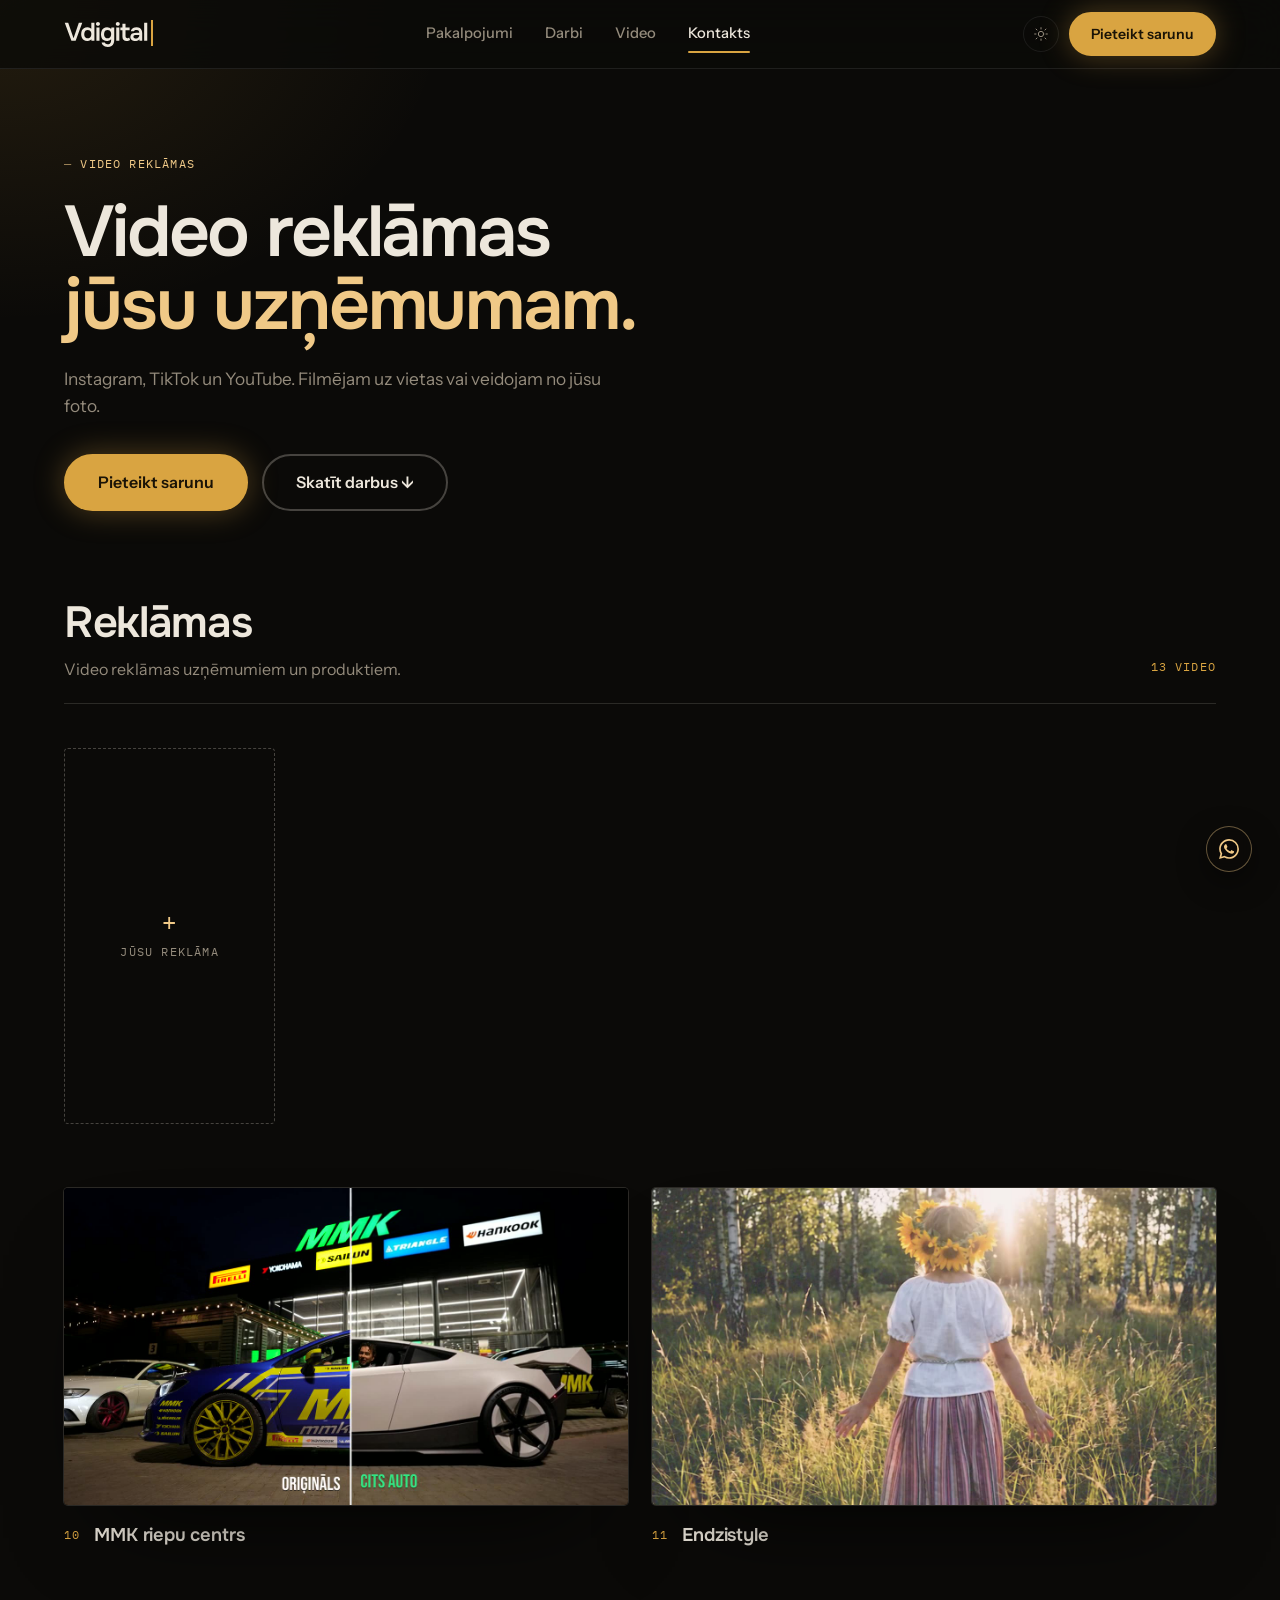
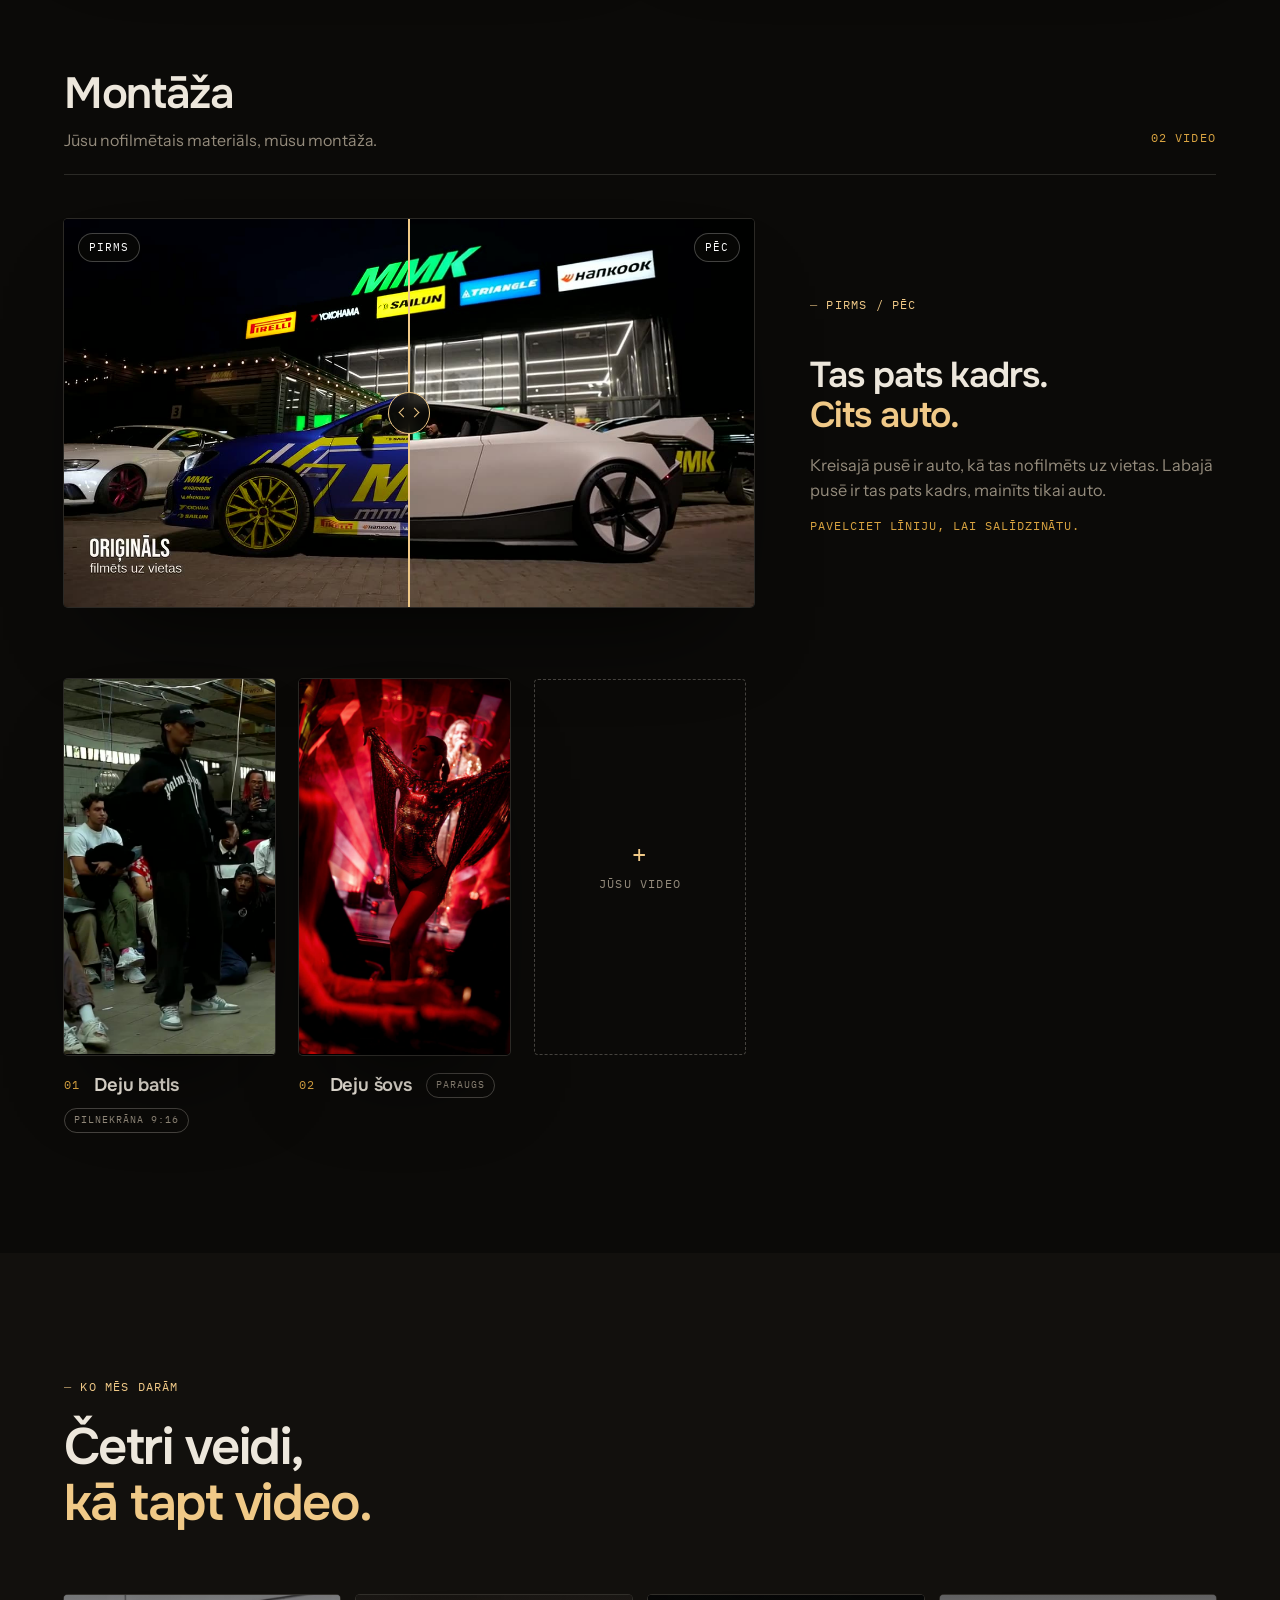
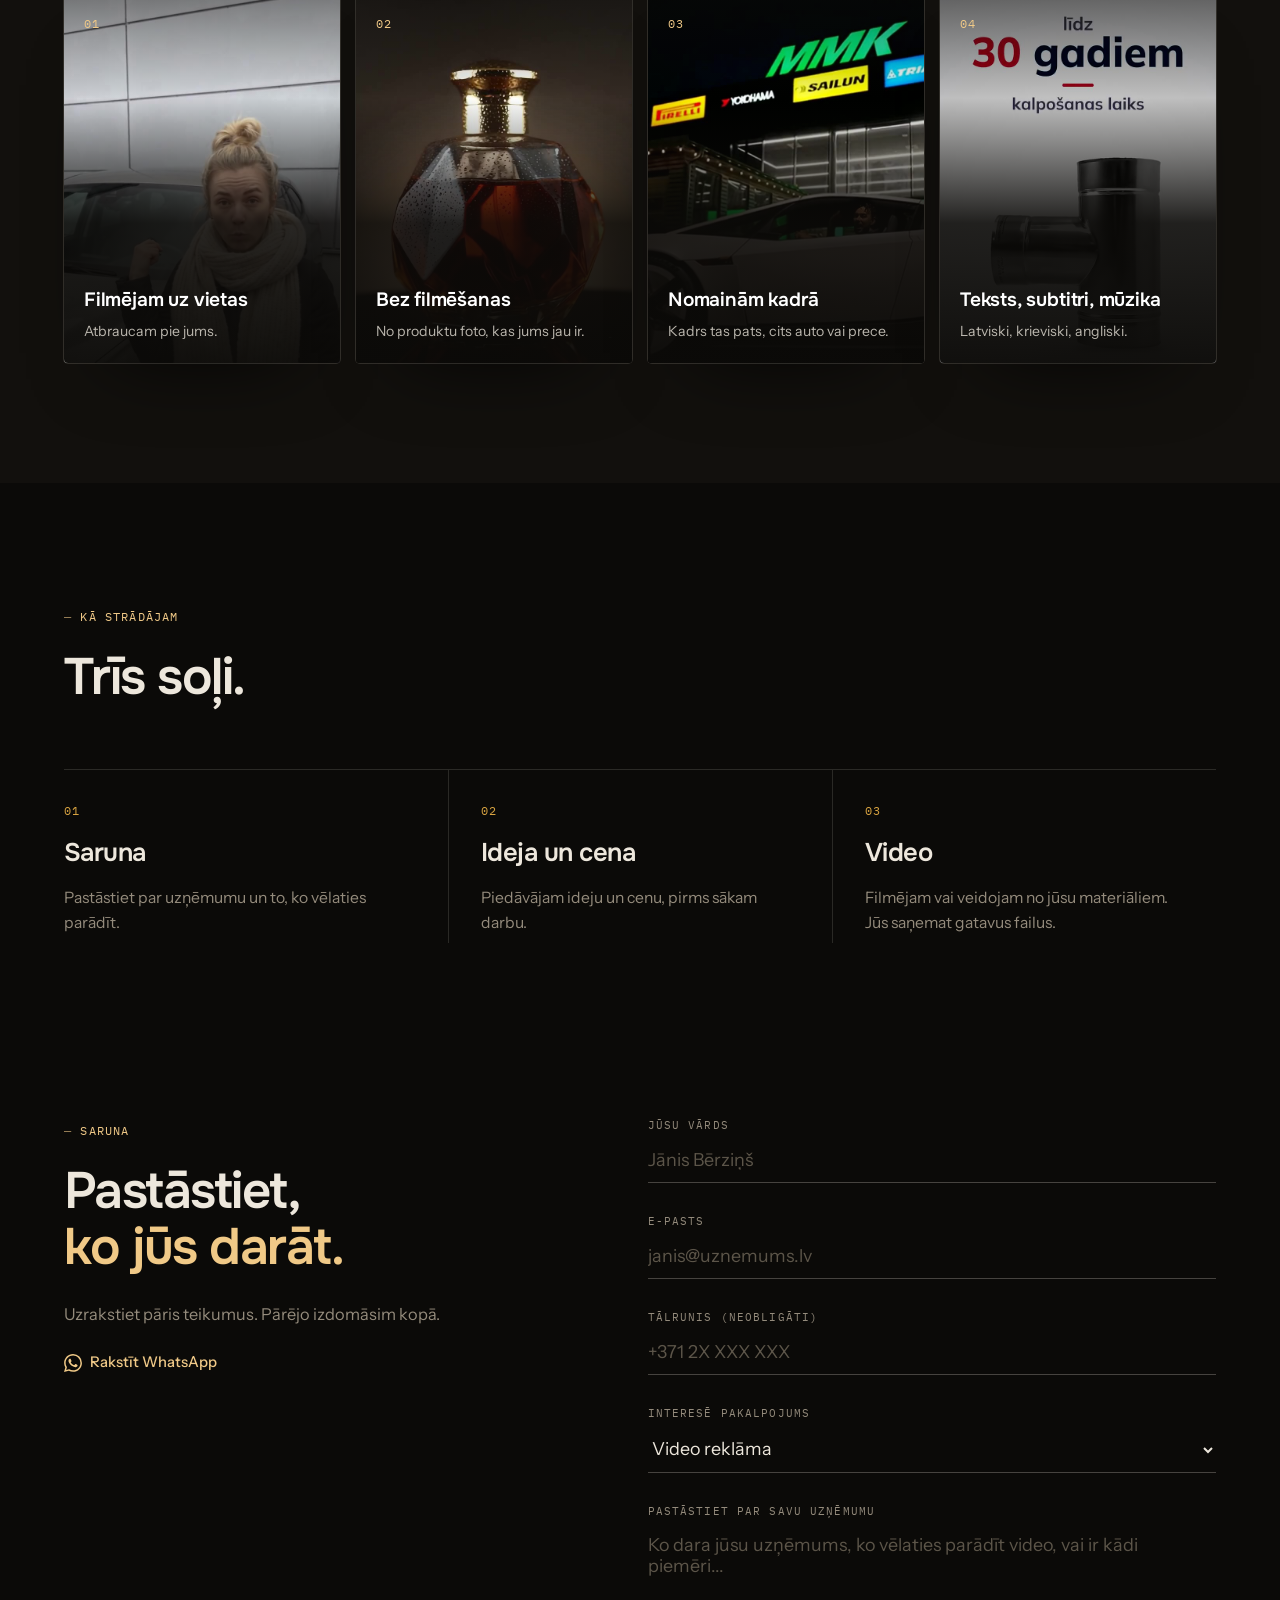
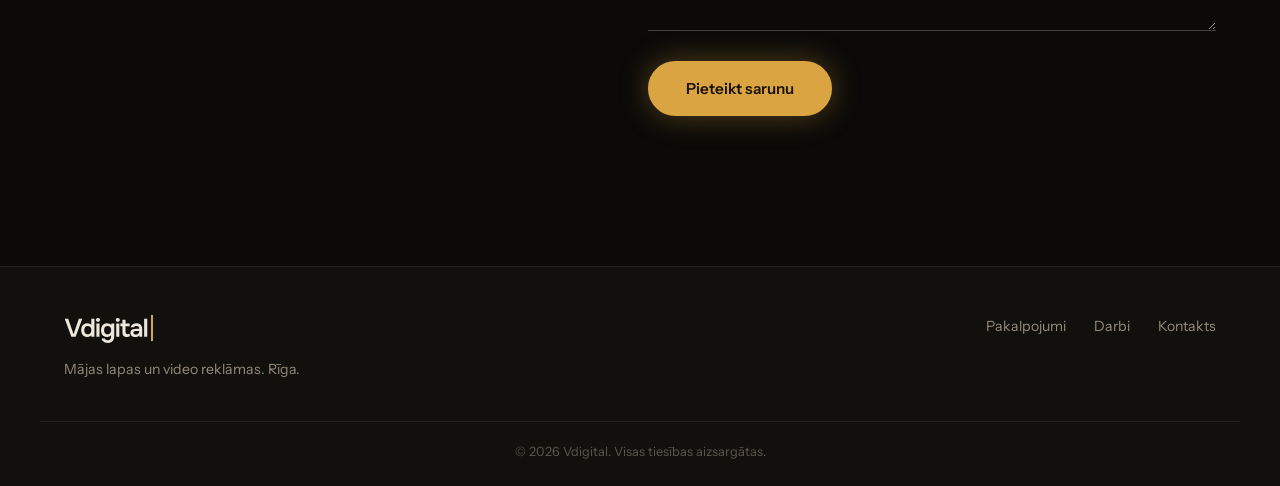
<file: video.html>
<!DOCTYPE html>
<html lang="lv">
<head>
  <meta charset="UTF-8" />
  <meta name="viewport" content="width=device-width, initial-scale=1.0" />
  <title>Video reklāmas un montāža uzņēmumiem | Vdigital</title>
  <meta name="description" content="Video reklāmas un video montāža Instagram, TikTok un YouTube Latvijas uzņēmumiem. Filmējam uz vietas vai veidojam no jūsu foto." />
  <meta name="robots" content="index, follow" />
  <link rel="canonical" href="https://vdigital.lv/video" />
  <link rel="icon" href="/favicon.svg" type="image/svg+xml" />
  <link rel="alternate icon" href="/favicon.png" type="image/png" />
  <meta property="og:type" content="website" />
  <meta property="og:url" content="https://vdigital.lv/video" />
  <meta property="og:title" content="Video reklāmas un montāža uzņēmumiem | Vdigital" />
  <meta property="og:description" content="Video reklāmas un video montāža Instagram, TikTok un YouTube. Filmējam uz vietas vai veidojam no jūsu foto." />
  <meta property="og:image" content="https://vdigital.lv/og-logo.png" />
  <meta property="og:image:width" content="1200" />
  <meta property="og:image:height" content="630" />
  <meta name="twitter:card" content="summary_large_image" />
  <link rel="preconnect" href="https://fonts.googleapis.com" />
  <link rel="preconnect" href="https://fonts.gstatic.com" crossorigin />
  <link href="https://fonts.googleapis.com/css2?family=Instrument+Sans:wght@400;500;600;700&family=Onest:wght@600&family=IBM+Plex+Mono:wght@400;500&display=swap" rel="stylesheet" />
  <link rel="stylesheet" href="css/base.css" />
  <link rel="stylesheet" href="css/utilities.css" />
  <link rel="stylesheet" href="css/nav.css" />
  <link rel="stylesheet" href="css/contact.css" />
  <link rel="stylesheet" href="css/footer.css" />
  <link rel="stylesheet" href="css/editorial.css" />
  <link rel="stylesheet" href="css/video.css" />
  <link rel="stylesheet" href="css/responsive.css" />
  <link rel="stylesheet" href="css/brand.css" />
  <script>document.documentElement.setAttribute('data-theme', localStorage.getItem('vd-theme') || 'dark');</script>
</head>
<body>

  <!-- NAV -->
  <header class="nav" id="nav">
    <div class="container nav__inner">
      <a href="/" class="nav__logo" aria-label="Vdigital"></a>
      <nav class="nav__links">
        <a href="/#offers">Pakalpojumi</a>
        <a href="/#work">Darbi</a>
        <a href="/video" aria-current="page">Video</a>
        <a href="#contact">Kontakts</a>
      </nav>
      <div class="nav__actions">
        <button class="theme-toggle" id="themeToggle" aria-label="Mainīt tēmu"><svg viewBox="0 0 24 24" width="16" height="16" fill="none" stroke="currentColor" stroke-width="1.5" stroke-linecap="round" aria-hidden="true"><circle cx="12" cy="12" r="4"/><path d="M12 2.5v2M12 19.5v2M4.6 4.6l1.4 1.4M18 18l1.4 1.4M2.5 12h2M19.5 12h2M4.6 19.4L6 18M18 6l1.4-1.4"/></svg></button>
        <a href="#contact" class="btn btn--primary nav__cta">Pieteikt sarunu</a>
        <button class="nav__burger" id="burger" aria-label="Atvērt izvēlni" aria-expanded="false">
          <span></span><span></span><span></span>
        </button>
      </div>
    </div>
  </header>

  <div class="mobile-menu" id="mobileMenu">
    <a href="/#offers" class="mobile-menu__link">Pakalpojumi</a>
    <a href="/#work" class="mobile-menu__link">Darbi</a>
    <a href="/video" class="mobile-menu__link">Video</a>
    <a href="#contact" class="mobile-menu__link">Kontakts</a>
    <a href="#contact" class="btn btn--primary">Pieteikt sarunu</a>
  </div>

  <!-- HERO — what this page is, in two lines; the work starts right below -->
  <section class="vid-hero">
    <div class="container">
      <span class="ed-label">Video reklāmas</span>
      <h1 class="ed-title vid-hero__title">Video reklāmas<br/><em>jūsu uzņēmumam.</em></h1>
      <p class="vid-hero__sub">Instagram, TikTok un YouTube. Filmējam uz vietas vai veidojam no jūsu foto.</p>
      <div class="vid-hero__actions">
        <a href="#contact" class="btn btn--primary btn--lg">Pieteikt sarunu</a>
        <a href="#reels" class="btn btn--ghost btn--lg vid-hero__more">Skatīt darbus ↓</a>
      </div>
    </div>
  </section>

  <!-- SHELVES — every clip, in two shelves. The lists live in js/reels-data.js: one line per video.
       Rows are built by js/video.js: 9:16 next to 16:9, every frame in a row the same height. -->
  <section class="vid-reels" id="reels" aria-label="Reklāmas">
    <div class="container">
      <header class="shelf__head">
        <div>
          <h2 class="shelf__title">Reklāmas</h2>
          <p class="shelf__sub">Video reklāmas uzņēmumiem un produktiem.</p>
        </div>
        <span class="shelf__count" data-count></span>
      </header>
      <div class="shelf" data-shelf="ads" data-slot="Jūsu reklāma"></div>
    </div>
  </section>

  <section class="vid-reels vid-edits" id="montaza" aria-label="Montāža">
    <div class="container">
      <header class="shelf__head">
        <div>
          <h2 class="shelf__title">Montāža</h2>
          <p class="shelf__sub">Jūsu nofilmētais materiāls, mūsu montāža.</p>
        </div>
        <span class="shelf__count" data-count></span>
      </header>

      <!-- PIRMS / PĒC — the same shot twice, frame for frame: the car as filmed, and the same shot with another car. Drag the line. -->
      <div class="pp">
        <div class="pp__frame">
          <video class="pp__video pp__video--after" muted playsinline preload="none" poster="assets/video/pp-car-after.jpg" data-src="assets/video/pp-car-after.mp4" aria-hidden="true"></video>
          <video class="pp__video pp__video--before" muted playsinline preload="none" poster="assets/video/pp-car-before.jpg" data-src="assets/video/pp-car-before.mp4" aria-hidden="true"></video>
          <span class="pp__chip pp__chip--before">Pirms</span>
          <span class="pp__chip pp__chip--after">Pēc</span>
          <span class="pp__line" aria-hidden="true"><i></i></span>
          <input class="pp__range" type="range" min="0" max="100" value="50" step="any" aria-label="Salīdzināt kadru ar oriģinālo auto un ar citu auto" />
        </div>
        <div class="pp__text">
          <span class="ed-label">Pirms / Pēc</span>
          <h3 class="pp__title">Tas pats kadrs.<br/><em>Cits auto.</em></h3>
          <p>Kreisajā pusē ir auto, kā tas nofilmēts uz vietas. Labajā pusē ir tas pats kadrs, mainīts tikai auto.</p>
          <p class="pp__hint">Pavelciet līniju, lai salīdzinātu.</p>
        </div>
      </div>

      <div class="shelf" data-shelf="edits" data-slot="Jūsu video"></div>
    </div>
  </section>

  <!-- WAYS — four ways we make a video, as photo cards -->
  <section class="ed vid-ways" aria-label="Ko mēs darām">
    <div class="container">
      <header class="ed-head">
        <span class="ed-label">Ko mēs darām</span>
        <h2 class="ed-title">Četri veidi,<br/><em>kā tapt video.</em></h2>
      </header>
      <ul class="vid-do">
        <li class="vid-do__item vid-do__item--onsite">
          <span class="vid-do__no">01</span>
          <div><b>Filmējam uz vietas</b><span>Atbraucam pie jums.</span></div>
        </li>
        <li class="vid-do__item vid-do__item--photo">
          <span class="vid-do__no">02</span>
          <div><b>Bez filmēšanas</b><span>No produktu foto, kas jums jau ir.</span></div>
        </li>
        <li class="vid-do__item vid-do__item--swap">
          <span class="vid-do__no">03</span>
          <div><b>Nomainām kadrā</b><span>Kadrs tas pats, cits auto vai prece.</span></div>
        </li>
        <li class="vid-do__item vid-do__item--text">
          <span class="vid-do__no">04</span>
          <div><b>Teksts, subtitri, mūzika</b><span>Latviski, krieviski, angliski.</span></div>
        </li>
      </ul>
    </div>
  </section>

  <!-- STEPS — how a job runs, three hairline columns -->
  <section class="ed vid-steps" aria-label="Kā strādājam">
    <div class="container">
      <header class="ed-head">
        <span class="ed-label">Kā strādājam</span>
        <h2 class="ed-title">Trīs soļi.</h2>
      </header>
      <ol class="steps">
        <li class="step"><span class="step__no">01</span><h3>Saruna</h3><p>Pastāstiet par uzņēmumu un to, ko vēlaties parādīt.</p></li>
        <li class="step"><span class="step__no">02</span><h3>Ideja un cena</h3><p>Piedāvājam ideju un cenu, pirms sākam darbu.</p></li>
        <li class="step"><span class="step__no">03</span><h3>Video</h3><p>Filmējam vai veidojam no jūsu materiāliem. Jūs saņemat gatavus failus.</p></li>
      </ol>
    </div>
  </section>

  <!-- CONTACT -->
  <section class="section contact" id="contact">
    <div class="container contact__inner">
      <div class="contact__left">
        <span class="ed-label">Saruna</span>
        <h2 class="ed-title">Pastāstiet,<br/><em>ko jūs darāt.</em></h2>
        <p>Uzrakstiet pāris teikumus. Pārējo izdomāsim kopā.</p>
        <div class="contact__info">
          <a href="https://wa.me/37125953807" target="_blank" rel="noopener" class="contact__whatsapp">
            <svg xmlns="http://www.w3.org/2000/svg" viewBox="0 0 24 24" fill="currentColor" width="18" height="18"><path d="M17.472 14.382c-.297-.149-1.758-.867-2.03-.967-.273-.099-.471-.148-.67.15-.197.297-.767.966-.94 1.164-.173.199-.347.223-.644.075-.297-.15-1.255-.463-2.39-1.475-.883-.788-1.48-1.761-1.653-2.059-.173-.297-.018-.458.13-.606.134-.133.298-.347.446-.52.149-.174.198-.298.298-.497.099-.198.05-.371-.025-.52-.075-.149-.669-1.612-.916-2.207-.242-.579-.487-.5-.669-.51-.173-.008-.371-.01-.57-.01-.198 0-.52.074-.792.372-.272.297-1.04 1.016-1.04 2.479 0 1.462 1.065 2.875 1.213 3.074.149.198 2.096 3.2 5.077 4.487.709.306 1.262.489 1.694.625.712.227 1.36.195 1.871.118.571-.085 1.758-.719 2.006-1.413.248-.694.248-1.289.173-1.413-.074-.124-.272-.198-.57-.347m-5.421 7.403h-.004a9.87 9.87 0 01-5.031-1.378l-.361-.214-3.741.982.998-3.648-.235-.374a9.86 9.86 0 01-1.51-5.26c.001-5.45 4.436-9.884 9.888-9.884 2.64 0 5.122 1.03 6.988 2.898a9.825 9.825 0 012.893 6.994c-.003 5.45-4.437 9.884-9.885 9.884m8.413-18.297A11.815 11.815 0 0012.05 0C5.495 0 .16 5.335.157 11.892c0 2.096.547 4.142 1.588 5.945L.057 24l6.305-1.654a11.882 11.882 0 005.683 1.448h.005c6.554 0 11.89-5.335 11.893-11.893a11.821 11.821 0 00-3.48-8.413z"/></svg>
            Rakstīt WhatsApp
          </a>
        </div>
      </div>
      <form class="contact__form" id="contactForm" action="https://formspree.io/f/maqpoqdk" method="POST">
        <input type="hidden" name="_subject" value="Video reklāma (vdigital.lv/video)" />
        <div class="form-group"><label for="name">Jūsu vārds</label><input type="text" id="name" name="name" placeholder="Jānis Bērziņš" required /></div>
        <div class="form-group"><label for="email">E-pasts</label><input type="email" id="email" name="email" placeholder="janis@uznemums.lv" required /></div>
        <div class="form-group"><label for="phone">Tālrunis (neobligāti)</label><input type="tel" id="phone" name="phone" placeholder="+371 2X XXX XXX" /></div>
        <div class="form-group">
          <label for="service">Interesē pakalpojums</label>
          <select id="service" name="service">
            <option value="">Izvēlieties...</option>
            <option>Mājas lapa</option>
            <option selected>Video reklāma</option>
            <option>Mājas lapa un video</option>
            <option>E-veikals</option>
            <option>Vēl neesmu izlēmis</option>
          </select>
        </div>
        <div class="form-group"><label for="message">Pastāstiet par savu uzņēmumu</label><textarea id="message" name="message" rows="4" placeholder="Ko dara jūsu uzņēmums, ko vēlaties parādīt video, vai ir kādi piemēri..."></textarea></div>
        <input type="hidden" name="_replyto" value="vitolsoskars@gmail.com" />
        <button type="submit" class="btn btn--primary btn--full">Pieteikt sarunu</button>
      </form>
    </div>
  </section>

  <!-- FOOTER -->
  <footer class="footer">
    <div class="container footer__inner">
      <div class="footer__left">
        <a href="/" class="nav__logo" aria-label="Vdigital"></a>
        <p>Mājas lapas un video reklāmas. Rīga.</p>
      </div>
      <div class="footer__links">
        <a href="/#offers">Pakalpojumi</a>
        <a href="/#work">Darbi</a>
        <a href="#contact">Kontakts</a>
      </div>
    </div>
    <div class="container footer__bottom">
      <span>© 2026 Vdigital. Visas tiesības aizsargātas.</span>
    </div>
  </footer>

  <!-- FLOATING WHATSAPP BUTTON -->
  <a href="https://wa.me/37125953807" class="whatsapp-float" target="_blank" rel="noopener" aria-label="Sazināties WhatsApp">
    <svg xmlns="http://www.w3.org/2000/svg" viewBox="0 0 24 24" fill="currentColor" width="28" height="28">
      <path d="M17.472 14.382c-.297-.149-1.758-.867-2.03-.967-.273-.099-.471-.148-.67.15-.197.297-.767.966-.94 1.164-.173.199-.347.223-.644.075-.297-.15-1.255-.463-2.39-1.475-.883-.788-1.48-1.761-1.653-2.059-.173-.297-.018-.458.13-.606.134-.133.298-.347.446-.52.149-.174.198-.298.298-.497.099-.198.05-.371-.025-.52-.075-.149-.669-1.612-.916-2.207-.242-.579-.487-.5-.669-.51-.173-.008-.371-.01-.57-.01-.198 0-.52.074-.792.372-.272.297-1.04 1.016-1.04 2.479 0 1.462 1.065 2.875 1.213 3.074.149.198 2.096 3.2 5.077 4.487.709.306 1.262.489 1.694.625.712.227 1.36.195 1.871.118.571-.085 1.758-.719 2.006-1.413.248-.694.248-1.289.173-1.413-.074-.124-.272-.198-.57-.347m-5.421 7.403h-.004a9.87 9.87 0 01-5.031-1.378l-.361-.214-3.741.982.998-3.648-.235-.374a9.86 9.86 0 01-1.51-5.26c.001-5.45 4.436-9.884 9.888-9.884 2.64 0 5.122 1.03 6.988 2.898a9.825 9.825 0 012.893 6.994c-.003 5.45-4.437 9.884-9.885 9.884m8.413-18.297A11.815 11.815 0 0012.05 0C5.495 0 .16 5.335.157 11.892c0 2.096.547 4.142 1.588 5.945L.057 24l6.305-1.654a11.882 11.882 0 005.683 1.448h.005c6.554 0 11.89-5.335 11.893-11.893a11.821 11.821 0 00-3.48-8.413z"/>
    </svg>
    <span class="whatsapp-float__tooltip">Rakstīt WhatsApp</span>
  </a>

  <script src="js/theme.js"></script>
  <script src="js/nav.js"></script>
  <script src="js/contact.js"></script>
  <script src="js/reels-data.js"></script>
  <script src="js/video.js"></script>
</body>
</html>
</file>
<file: css/base.css>
/* =============================================
   BASE — variables, reset, typography, body
   ============================================= */

*, *::before, *::after { box-sizing: border-box; margin: 0; padding: 0; }

/* ── DARK MODE (default) ── */
:root {
  --bg: #0b0a08;
  --bg-2: #12100d;
  --bg-3: #1a1712;
  --border: rgba(255,255,255,0.08);
  --accent: #d9a441;
  --accent-2: #f0c987;
  --accent-glow: rgba(217,164,65,0.35);
  --on-accent: #1a1306;
  --text: #ede7dc;
  --text-muted: #948b7c;
  --text-dim: #5c5549;
  --white: #ffffff;
  --radius: 16px;
  --radius-sm: 10px;
  --radius-pill: 999px;
  --font-body: 'Inter', sans-serif;
  --font-display: 'Space Grotesk', sans-serif;
  --transition: 0.22s cubic-bezier(0.4,0,0.2,1);
  --shadow-card: 0 4px 40px rgba(0,0,0,0.5);
  --services-bg: var(--bg);
  --packages-bg: var(--bg-2);
  --work-bg: var(--bg-2);
  --contact-bg: var(--bg);
  --nav-bg-idle: rgba(11,10,8,0.8);
  --nav-bg-scroll: rgba(11,10,8,0.97);
  --hero-grid-color: rgba(255,255,255,0.03);
  --card-shadow-hover: 0 20px 60px rgba(0,0,0,0.4);
  --form-bg: var(--bg-2);
}

/* ── LIGHT MODE ── */
[data-theme="light"] {
  --bg: #f6f2ea;
  --bg-2: #ffffff;
  --bg-3: #efe8dc;
  --border: rgba(0,0,0,0.09);
  --accent: #9a6a1c;
  --accent-2: #b88634;
  --accent-glow: rgba(154,106,28,0.2);
  --text: #1d1a14;
  --text-muted: #6a6152;
  --text-dim: #9a9fb8;
  --white: #1d1a14;
  --shadow-card: 0 4px 32px rgba(0,0,0,0.1);
  --services-bg: #f1ebe0;
  --packages-bg: #ebe3d4;
  --work-bg: #f6f2ea;
  --contact-bg: #ffffff;
  --nav-bg-idle: rgba(255,255,255,0.85);
  --nav-bg-scroll: rgba(255,255,255,0.98);
  --hero-grid-color: rgba(0,0,0,0.04);
  --card-shadow-hover: 0 20px 60px rgba(154,106,28,0.15);
  --form-bg: #f1ebe0;
}

html { scroll-behavior: smooth; font-size: 16px; overflow-x: clip; }
body {
  background: var(--bg); color: var(--text);
  font-family: var(--font-body); line-height: 1.6;
  -webkit-font-smoothing: antialiased; overflow-x: clip;
  transition: background 0.3s ease, color 0.3s ease;
}
a { text-decoration: none; color: inherit; }
ul { list-style: none; }
img { max-width: 100%; display: block; }
.container { width: 100%; max-width: 1200px; margin: 0 auto; padding: 0 24px; }

/* ---------- SECTION BASE ---------- */
.section { padding: 100px 0; }
.section-header { text-align: center; max-width: 660px; margin: 0 auto 56px; }
.section-badge { display: inline-block; background: rgba(217,164,65,0.15); color: var(--accent-2); border: 1px solid rgba(217,164,65,0.3); border-radius: var(--radius-pill); font-size: 0.76rem; font-weight: 600; letter-spacing: 0.12em; text-transform: uppercase; padding: 5px 14px; margin-bottom: 18px; }
.section-title { font-family: var(--font-display); font-size: clamp(2rem, 4vw, 3rem); font-weight: 700; line-height: 1.14; letter-spacing: -0.02em; color: var(--text); margin-bottom: 14px; }
.section-sub { color: var(--text-muted); font-size: 1.05rem; line-height: 1.65; }
</file>
<file: css/utilities.css>
/* =============================================
   UTILITIES — buttons, theme toggle, marquee,
   whatsapp float, scroll animations
   ============================================= */

/* ---------- ACCESSIBILITY ---------- */
:focus-visible { outline: 2px solid var(--accent); outline-offset: 3px; border-radius: 4px; }
:focus:not(:focus-visible) { outline: none; }

/* ---------- BUTTONS ---------- */
.btn { display: inline-flex; align-items: center; justify-content: center; gap: 8px; padding: 12px 24px; border-radius: var(--radius-pill); font-family: var(--font-body); font-weight: 600; font-size: 0.95rem; cursor: pointer; transition: var(--transition); border: 2px solid transparent; white-space: nowrap; }
.btn--primary { background: var(--accent); color: var(--on-accent, #fff); border-color: var(--accent); box-shadow: 0 0 30px var(--accent-glow); }
.btn--primary:hover { background: var(--accent-2); border-color: var(--accent-2); transform: translateY(-1px); }
.btn--outline { background: transparent; color: var(--text); border-color: var(--border); }
.btn--outline:hover { border-color: var(--accent); color: var(--accent); transform: translateY(-1px); }
.btn--ghost { background: transparent; color: var(--text-muted); border-color: transparent; }
.btn--ghost:hover { color: var(--text); }
.btn--lg { padding: 14px 32px; font-size: 1rem; }
.btn--full { width: 100%; }

/* ---------- THEME TOGGLE ---------- */
.theme-toggle {
  background: var(--bg-3);
  border: 1px solid var(--border);
  border-radius: var(--radius-pill);
  width: 36px; height: 36px;
  display: flex; align-items: center; justify-content: center;
  cursor: pointer; font-size: 1rem;
  transition: background var(--transition), border-color var(--transition), transform 0.2s ease;
  flex-shrink: 0;
  line-height: 1;
}
.theme-toggle { color: var(--text-muted); background: transparent; }
.theme-toggle:hover { border-color: var(--accent); color: var(--accent); }

/* ---------- WHATSAPP FLOAT ---------- */
.whatsapp-float { position: fixed; bottom: 28px; right: 28px; z-index: 200; width: 58px; height: 58px; background: #25d366; border-radius: 50%; display: flex; align-items: center; justify-content: center; color: #fff; box-shadow: 0 4px 20px rgba(37,211,102,0.45); transition: transform 0.2s ease, box-shadow 0.2s ease; }
.whatsapp-float:hover { transform: scale(1.1); box-shadow: 0 6px 28px rgba(37,211,102,0.65); }
.whatsapp-float__tooltip { position: absolute; right: 68px; background: #1a1a1a; color: #fff; font-size: 0.8rem; font-weight: 500; white-space: nowrap; padding: 6px 12px; border-radius: 8px; opacity: 0; pointer-events: none; transition: opacity 0.2s ease; }
.whatsapp-float:hover .whatsapp-float__tooltip { opacity: 1; }
.whatsapp-float::before {
  content: ''; position: absolute; inset: -4px; border-radius: 50%;
  border: 2px solid #25d366; opacity: 0;
  animation: wa-pulse 2.5s ease-out infinite;
}
@keyframes wa-pulse { 0%{transform:scale(1);opacity:0.7} 100%{transform:scale(1.7);opacity:0} }

/* ---------- MARQUEE ---------- */
.marquee-wrap { overflow: hidden; border-top: 1px solid var(--border); border-bottom: 1px solid var(--border); background: var(--bg-2); padding: 14px 0; transition: background 0.3s ease; }
.marquee { display: flex; gap: 32px; white-space: nowrap; animation: marquee 28s linear infinite; width: max-content; }
.marquee span { font-size: 0.88rem; font-weight: 500; color: var(--text-muted); letter-spacing: 0.04em; text-transform: uppercase; }
.marquee .sep { color: var(--accent); }
@keyframes marquee { from{transform:translateX(0)} to{transform:translateX(-50%)} }
</file>
<file: css/nav.css>
/* =============================================
   NAV — navbar, mobile menu
   ============================================= */

.nav {
  position: fixed; top: 0; left: 0; right: 0; z-index: 100;
  background: var(--nav-bg-idle); backdrop-filter: blur(20px);
  border-bottom: 1px solid var(--border);
  transition: background var(--transition), border-color var(--transition);
}
.nav__inner { display: flex; align-items: center; justify-content: space-between; height: 68px; gap: 20px; }
/* Logo: outlined "Vdigital" wordmark (mask, follows text colour) + gold caret */
.nav__logo { display: inline-flex; align-items: flex-start; font-size: 26px; line-height: 1; color: var(--text); flex-shrink: 0; }
.nav__logo::before {
  content: ''; width: 3.238em; height: 0.981em; margin-top: 0.07em; background: currentColor;
  -webkit-mask: url(../assets/brand/vdigital-word.svg) center / contain no-repeat;
          mask: url(../assets/brand/vdigital-word.svg) center / contain no-repeat;
}
.nav__logo::after {
  content: ''; width: 0.085em; height: 0.98em; margin-left: 0.095em; background: var(--accent);
  animation: logo-caret 0.9s steps(1) 0.4s 3;
}
@keyframes logo-caret { 50% { opacity: 0; } }
.nav__links { display: flex; gap: 32px; }
.nav__links a { position: relative; color: var(--text-muted); font-size: 0.92rem; font-weight: 500; transition: color var(--transition); }
.nav__links a:hover { color: var(--text); }
.nav__links a.active { color: var(--text); }
.nav__links a.active::after { content: ''; position: absolute; left: 0; right: 0; bottom: -7px; height: 2px; border-radius: 2px; background: var(--accent); }
.nav__cta { padding: 9px 20px; font-size: 0.88rem; }

/* nav__actions groups toggle + cta + burger */
.nav__actions {
  display: flex; align-items: center; gap: 10px;
  flex-shrink: 0;
}

.nav__burger { display: none; flex-direction: column; gap: 5px; background: none; border: none; cursor: pointer; padding: 4px; z-index: 101; }
.nav__burger span { display: block; width: 24px; height: 2px; background: var(--text); border-radius: 2px; transition: var(--transition); }
.nav__burger.active span:nth-child(1) { transform: translateY(7px) rotate(45deg); }
.nav__burger.active span:nth-child(2) { opacity: 0; transform: scaleX(0); }
.nav__burger.active span:nth-child(3) { transform: translateY(-7px) rotate(-45deg); }

.mobile-menu {
  display: flex; flex-direction: column; gap: 0;
  position: fixed; top: 68px; left: 0; right: 0;
  background: var(--bg-2); backdrop-filter: blur(24px);
  border-bottom: 1px solid var(--border);
  padding: 0; z-index: 99; max-height: 0; overflow: hidden;
  transition: max-height 0.38s cubic-bezier(0.4,0,0.2,1), padding 0.3s ease, background 0.3s ease;
}
.mobile-menu.open { max-height: 420px; padding: 16px 24px 28px; gap: 4px; }
.mobile-menu__link { color: var(--text-muted); font-size: 1.05rem; font-weight: 500; padding: 14px 0; border-bottom: 1px solid var(--border); transition: color var(--transition); display: block; }
.mobile-menu__link:hover { color: var(--text); }
.mobile-menu .btn { margin-top: 16px; width: 100%; justify-content: center; }
</file>
<file: css/hero.css>
/* =============================================
   HERO
   ============================================= */

.hero {
  position: relative; min-height: 100vh;
  display: flex; align-items: center; padding-top: 68px;
  overflow: hidden; background: var(--bg); transition: background 0.3s ease;
}
.hero__spotlight {
  position: absolute; inset: 0; pointer-events: none; z-index: 1;
  background: radial-gradient(600px circle at var(--mx,50%) var(--my,40%), rgba(217,164,65,0.13) 0%, transparent 70%);
}
[data-theme="light"] .hero__spotlight {
  background: radial-gradient(600px circle at var(--mx,50%) var(--my,40%), rgba(154,106,28,0.08) 0%, transparent 70%);
}
.hero__bg-grid {
  position: absolute; inset: 0;
  background-image: linear-gradient(var(--hero-grid-color) 1px,transparent 1px), linear-gradient(90deg,var(--hero-grid-color) 1px,transparent 1px);
  background-size: 60px 60px; pointer-events: none; z-index: 0;
}
.hero::after {
  content: ''; position: absolute; inset: 0; pointer-events: none; z-index: 3;
  background: repeating-linear-gradient(0deg, transparent, transparent 2px, rgba(0,0,0,0.03) 2px, rgba(0,0,0,0.03) 4px);
  animation: scanline-drift 12s linear infinite;
}
[data-theme="light"] .hero::after { opacity: 0.4; }
@keyframes scanline-drift { from { background-position: 0 0; } to { background-position: 0 100px; } }

#hero-particles { position: absolute; inset: 0; pointer-events: none; z-index: 0; opacity: 0.55; }
[data-theme="light"] #hero-particles { opacity: 0.3; }
.hero__glow { position: absolute; border-radius: 50%; filter: blur(120px); pointer-events: none; z-index: 0; }
.hero__glow--1 { width: 600px; height: 600px; background: var(--accent); top: -200px; left: -200px; opacity: 0.13; animation: glow-pulse 6s ease-in-out infinite; }
.hero__glow--2 { width: 400px; height: 400px; background: var(--accent-2); bottom: 0; right: 100px; opacity: 0.1; animation: glow-pulse 8s ease-in-out infinite reverse; }
[data-theme="light"] .hero__glow--1 { opacity: 0.07; }
[data-theme="light"] .hero__glow--2 { opacity: 0.06; }
@keyframes glow-pulse { 0%,100% { opacity:0.1; transform:scale(1); } 50% { opacity:0.18; transform:scale(1.08); } }

.hero__inner { position: relative; z-index: 2; display: flex; align-items: center; gap: 64px; padding: 80px 0; width: 100%; }
.hero__left { flex: 1; display: flex; flex-direction: column; gap: 24px; min-width: 0; }
.hero__right { flex: 0 0 420px; display: flex; align-items: center; justify-content: center; }

.hero__badge {
  display: inline-flex; align-items: center; gap: 6px;
  background: rgba(217,164,65,0.12); border: 1px solid rgba(217,164,65,0.25);
  border-radius: var(--radius-pill); padding: 6px 14px;
  font-size: 0.78rem; font-weight: 600; color: var(--accent-2);
  letter-spacing: 0.08em; text-transform: uppercase; width: fit-content;
  animation: badge-in 0.7s cubic-bezier(0.4,0,0.2,1) both;
}
[data-theme="light"] .hero__badge { background: rgba(154,106,28,0.08); border-color: rgba(154,106,28,0.2); }
@keyframes badge-in { from { opacity:0; transform:translateY(12px); } to { opacity:1; transform:none; } }

.hero__headline {
  font-family: var(--font-display);
  font-size: clamp(2.4rem,4vw,3.8rem);
  font-weight: 800; line-height: 1.1; letter-spacing: -0.03em; color: var(--text);
  animation: hero-in 0.8s 0.1s cubic-bezier(0.4,0,0.2,1) both;
}
@keyframes hero-in { from { opacity:0; transform:translateY(20px); } to { opacity:1; transform:none; } }

.hero__highlight {
  background: linear-gradient(135deg, var(--accent), var(--accent-2));
  -webkit-background-clip: text; -webkit-text-fill-color: transparent; background-clip: text;
}

.hero__typewriter {
  display: inline-block;
  background: linear-gradient(135deg, var(--accent), var(--accent-2));
  -webkit-background-clip: text; -webkit-text-fill-color: transparent; background-clip: text;
  position: relative;
}
.hero__typewriter::after { content: '|'; -webkit-text-fill-color: var(--accent-2); animation: blink 0.9s step-end infinite; margin-left: 2px; }
@keyframes blink { 0%,100% { opacity:1; } 50% { opacity:0; } }

@keyframes glitch-flicker {
  0%   { text-shadow: 2px 0 #ff0060, -2px 0 #00eaff; transform: translateX(0); }
  20%  { text-shadow: -2px 0 #ff0060, 2px 0 #00eaff; transform: translateX(-2px); }
  40%  { text-shadow: 2px 0 #ff0060, -2px 0 #00eaff; transform: translateX(2px); }
  60%  { text-shadow: -1px 0 #ff0060, 1px 0 #00eaff; transform: translateX(0); }
  80%  { text-shadow: 1px 0 #ff0060; transform: translateX(1px); }
  100% { text-shadow: none; transform: translateX(0); }
}
.hero__headline.glitch {
  animation: hero-in 0.8s 0.1s cubic-bezier(0.4,0,0.2,1) both,
             glitch-flicker 0.06s 1.2s steps(1) 5;
}

.hero__sub { color: var(--text-muted); font-size: 1.05rem; line-height: 1.7; max-width: 460px; animation: hero-in 0.8s 0.2s cubic-bezier(0.4,0,0.2,1) both; }
.hero__actions { display: flex; gap: 12px; flex-wrap: wrap; animation: hero-in 0.8s 0.3s cubic-bezier(0.4,0,0.2,1) both; }
.hero__stats { display: flex; align-items: center; gap: 28px; padding-top: 8px; border-top: 1px solid var(--border); animation: hero-in 0.8s 0.4s cubic-bezier(0.4,0,0.2,1) both; }
.stat__num { display: block; font-family: var(--font-display); font-size: 1.8rem; font-weight: 700; color: var(--text); }
.stat__label { display: block; font-size: 0.75rem; color: var(--text-muted); margin-top: 2px; }
.stat__divider { width: 1px; height: 40px; background: var(--border); flex-shrink: 0; }

/* ---------- PREVIEW CARD ---------- */
.preview-card-wrap {
  position: relative; width: 100%;
  border-radius: calc(var(--radius) + 2px); padding: 2px;
  background: linear-gradient(135deg,rgba(217,164,65,0.6),rgba(240,201,135,0.2),rgba(217,164,65,0.5));
  background-size: 200% 200%;
  animation: border-spin 4s linear infinite, float 4s ease-in-out infinite;
  box-shadow: 0 0 40px rgba(217,164,65,0.25);
}
[data-theme="light"] .preview-card-wrap {
  background: linear-gradient(135deg,rgba(154,106,28,0.5),rgba(184,134,52,0.15),rgba(154,106,28,0.4));
  box-shadow: 0 8px 48px rgba(154,106,28,0.18);
}
@keyframes border-spin { 0%{background-position:0% 50%} 50%{background-position:100% 50%} 100%{background-position:0% 50%} }
.preview-card { background: var(--bg-3); border-radius: var(--radius); overflow: hidden; width: 100%; box-shadow: var(--shadow-card); animation: float 4s ease-in-out infinite; }
@keyframes float { 0%,100%{transform:translateY(0)} 50%{transform:translateY(-12px)} }
.preview-card__bar { display: flex; align-items: center; gap: 6px; padding: 12px 16px; background: var(--bg-2); border-bottom: 1px solid var(--border); }
.dot { width: 10px; height: 10px; border-radius: 50%; }
.dot--red{background:#ff5f57} .dot--yellow{background:#febc2e} .dot--green{background:#28c840}
.preview-card__url { font-size: 0.72rem; color: var(--text-muted); background: var(--bg); border-radius: var(--radius-pill); padding: 3px 10px; margin-left: 4px; }
/* Rotating real-screenshot viewport */
.preview-card__shots { position: relative; width: 100%; height: 320px; overflow: hidden; background: #fff; }
.hero-shot {
  position: absolute; inset: 0; width: 100%; height: 100%;
  object-fit: cover; object-position: top center;
  opacity: 0; transform: scale(1.02);
  transition: opacity 0.9s ease, transform 6s ease;
}
.hero-shot.is-active { opacity: 1; transform: scale(1); }
.preview-card__badge {
  position: absolute; bottom: 12px; left: 12px; z-index: 4;
  display: inline-flex; align-items: center; gap: 5px;
  background: rgba(11,10,8,0.72); color: #fff; backdrop-filter: blur(8px);
  border: 1px solid rgba(255,255,255,0.14); border-radius: var(--radius-pill);
  font-size: 0.72rem; font-weight: 600; letter-spacing: 0.02em; padding: 5px 12px;
}

/* =============================================
   HERO — FILM (rebrand: full-bleed video)
   ============================================= */
.hero--film { background: #0b0a08; }
.hero--film::after { display: none; }
.hero__film { position: absolute; inset: 0; z-index: 0; overflow: hidden; container-type: size; --fx: 50%; --fy: 50%; background: #0b0a08; }
/* a 16:9 frame sized like object-fit: cover; it carries the poster so the first paint is the reel's first shot */
.hero__frame {
  position: absolute; aspect-ratio: 16 / 9; width: max(100cqw, 100cqh * 16 / 9);
  left: var(--fx); top: var(--fy); transform: translate(calc(var(--fx) * -1), calc(var(--fy) * -1));
  background: url('../assets/video/hero-flat.jpg') center / cover no-repeat;
}
.hero__video {
  position: absolute; inset: 0; width: 100%; height: 100%; object-fit: cover;
  opacity: 0; transition: opacity 0.35s ease;
}
/* desktop: the reel sits right of the headline and melts into the dark on the left, so every product shot stays clear of the text */
@media (min-width: 641px) {
  /* never taller than the reel's own 16:9, so squarer windows don't crop into the shot */
  .hero__film { bottom: auto; height: min(100%, 56.25vw); }
  .hero--film { min-height: min(100vh, 56.25vw); }
  .hero__frame {
    left: 10%; transform: translate(0, calc(var(--fy) * -1));
    -webkit-mask-image: linear-gradient(90deg, transparent 0%, #000 24%); mask-image: linear-gradient(90deg, transparent 0%, #000 24%);
  }
}
.hero__video.is-ready { opacity: 1; }
.hero__shade {
  position: absolute; inset: 0;
  background:
    linear-gradient(90deg, rgba(11,10,8,0.92) 0%, rgba(11,10,8,0.72) 34%, rgba(11,10,8,0.15) 62%, rgba(11,10,8,0) 100%),
    linear-gradient(0deg, #0b0a08 0%, rgba(11,10,8,0) 32%);
}
.hero__grain {
  position: absolute; inset: -50%; opacity: 0.07; pointer-events: none; mix-blend-mode: overlay;
  background-image: url("data:image/svg+xml,%3Csvg xmlns='http://www.w3.org/2000/svg' width='160' height='160'%3E%3Cfilter id='n'%3E%3CfeTurbulence type='fractalNoise' baseFrequency='0.9' numOctaves='2' stitchTiles='stitch'/%3E%3C/filter%3E%3Crect width='100%25' height='100%25' filter='url(%23n)'/%3E%3C/svg%3E");
  animation: grain 1s steps(4) infinite;
}
@keyframes grain { 0%{transform:translate(0,0)} 25%{transform:translate(-3%,2%)} 50%{transform:translate(2%,-3%)} 75%{transform:translate(-2%,-1%)} 100%{transform:translate(0,0)} }
.hero--film .hero__inner { min-height: calc(min(100vh, 56.25vw) - 68px); }
.hero--film .hero__left { max-width: 560px; }
/* the film is always dark, so hero text stays light in both themes */
.hero--film .hero__headline, .hero--film .stat__num { color: #f3ede3; }
.hero--film .hero__sub, .hero--film .stat__label { color: rgba(243,237,227,0.72); }
.hero--film .hero__stats { border-top-color: rgba(243,237,227,0.14); }
.hero--film .stat__divider { background: rgba(243,237,227,0.14); }
.hero--film .hero__highlight { background: linear-gradient(135deg, #d9a441, #f0c987); -webkit-background-clip: text; background-clip: text; }
.hero--film .btn--ghost { color: #f3ede3; border-color: rgba(243,237,227,0.3); }
[data-theme="light"] .hero--film .hero__badge { background: rgba(217,164,65,0.14); border-color: rgba(217,164,65,0.35); color: #f0c987; }
@media (prefers-reduced-motion: reduce) { .hero__grain { animation: none; } }
@media (max-width: 640px) {
  .hero__film { bottom: auto; height: 54svh; --fx: 55%; --fy: 50%; }
  .hero__shade { background: linear-gradient(0deg, #0b0a08 0%, rgba(11,10,8,0.55) 30%, rgba(11,10,8,0) 60%), linear-gradient(180deg, rgba(11,10,8,0.6) 0%, rgba(11,10,8,0) 22%); }
  /* shorter film: headline and buttons sit on it; the hero ends after the buttons
     (no full-screen min-height, which left an empty band once the stats row was removed) */
  .hero.hero--film { min-height: auto; }
  .hero--film .hero__inner { min-height: auto; padding-top: 34svh; padding-bottom: 28px; }
}
</file>
<file: css/street.css>
/* =============================================
   SHOWREEL — what we make, one sector at a time.
   A viewer (16:9 film, viewfinder corners, timecode, title card) over an edit timeline:
   ruler, clips, a playhead that runs through the reel, and an empty slot for the visitor.
   ============================================= */
.visually-hidden { position: absolute !important; width: 1px; height: 1px; overflow: hidden; clip: rect(0 0 0 0); white-space: nowrap; }

.showreel { background: #0b0a08; color: #f3ede3; padding: 110px 0 80px; position: relative; }
.showreel .section-title { color: #f3ede3; max-width: 900px; }
.showreel .section-title em { font-style: normal; color: #f0c987; }
.showreel__head { margin-bottom: 52px; }

.showreel__deck {
  width: min(1200px, calc(100% - 48px), calc((100vh - 210px) * 16 / 9)); margin: 0 auto;
  display: grid; grid-template-columns: 100%; grid-template-areas: "screen" "line" "note";
}

/* ── the viewer ── */
.showreel__screen {
  grid-area: screen; position: relative; aspect-ratio: 16 / 9; overflow: hidden; background: #000; border-radius: 6px;
  box-shadow: 0 0 0 1px rgba(240,201,135,0.12), 0 50px 140px -40px rgba(217,164,65,0.28);
  touch-action: pan-y;
}
/* the incoming clip fades in on top, the outgoing one stays lit underneath until it is covered */
.showreel__clip { position: absolute; inset: 0; width: 100%; height: 100%; object-fit: cover; display: block; opacity: 0; }
.showreel__clip.is-out { opacity: 1; z-index: 1; }
.showreel__clip.is-on { opacity: 1; z-index: 2; transition: opacity 0.7s ease; }
.showreel__clip.is-in { opacity: 0; z-index: 2; }

.showreel__shade {
  position: absolute; inset: 0; z-index: 3; pointer-events: none;
  background:
    linear-gradient(to top, rgba(11,10,8,0.88) 0%, rgba(11,10,8,0.4) 32%, rgba(11,10,8,0) 58%),
    linear-gradient(to right, rgba(11,10,8,0.55) 0%, rgba(11,10,8,0) 55%),
    linear-gradient(to bottom, rgba(11,10,8,0.45) 0%, rgba(11,10,8,0) 22%);
}
/* viewfinder corners */
.showreel__corners {
  --c: rgba(243,237,227,0.55); --l: 18px;
  position: absolute; inset: 18px; z-index: 4; pointer-events: none;
  background:
    linear-gradient(var(--c), var(--c)) top left / var(--l) 1px no-repeat,
    linear-gradient(var(--c), var(--c)) top left / 1px var(--l) no-repeat,
    linear-gradient(var(--c), var(--c)) top right / var(--l) 1px no-repeat,
    linear-gradient(var(--c), var(--c)) top right / 1px var(--l) no-repeat,
    linear-gradient(var(--c), var(--c)) bottom left / var(--l) 1px no-repeat,
    linear-gradient(var(--c), var(--c)) bottom left / 1px var(--l) no-repeat,
    linear-gradient(var(--c), var(--c)) bottom right / var(--l) 1px no-repeat,
    linear-gradient(var(--c), var(--c)) bottom right / 1px var(--l) no-repeat;
}
.showreel__count, .showreel__tc {
  position: absolute; top: 30px; z-index: 4; pointer-events: none;
  font-family: var(--font-mono); font-size: 0.7rem; letter-spacing: 0.14em; color: rgba(243,237,227,0.72);
  font-variant-numeric: tabular-nums; text-shadow: 0 1px 8px rgba(0,0,0,0.5);
}
.showreel__count { left: 38px; }
.showreel__count b { color: #f0c987; font-weight: 500; }
.showreel__tc { right: 38px; }

/* ── the title card: on the film on desktop, under the timeline on phones ── */
.showreel__caps {
  grid-area: screen; align-self: end; z-index: 5; display: grid; pointer-events: none;
  padding: 0 0 clamp(30px, 4.4vw, 56px) clamp(30px, 4.6vw, 60px); max-width: 680px;
}
.showreel__cap { grid-area: 1 / 1; display: flex; flex-direction: column; align-items: flex-start; gap: 14px; visibility: hidden; transition: visibility 0s linear 0.3s; }
.showreel__cap.is-on { visibility: visible; transition-delay: 0s; }
.showreel__cap > * { opacity: 0; transform: translateY(14px); transition: opacity 0.25s ease, transform 0.3s ease; }
.showreel__cap.is-on > * { opacity: 1; transform: none; transition: opacity 0.55s ease 0.3s, transform 0.8s cubic-bezier(0.2,0.7,0.2,1) 0.3s; }
.showreel__cap.is-on > :nth-child(2) { transition-delay: 0.38s; }
.showreel__cap.is-on > :nth-child(3) { transition-delay: 0.46s; }
.showreel__cap.is-on > :nth-child(4) { transition-delay: 0.54s; }
.showreel__label { font-family: var(--font-mono); font-size: 0.72rem; letter-spacing: 0.14em; text-transform: uppercase; color: #f0c987; }
.showreel__cap h3 {
  font-family: var(--font-head); font-weight: 600; font-size: clamp(1.5rem, 2.8vw, 2.5rem); line-height: 1.12; letter-spacing: -0.025em;
  color: #f3ede3; text-shadow: 0 2px 30px rgba(0,0,0,0.35);
}
.showreel__cap p { color: rgba(243,237,227,0.8); font-size: 1rem; line-height: 1.6; max-width: 470px; }
.showreel__link { color: #f0c987; font-weight: 600; pointer-events: auto; }
.showreel__link:hover { text-decoration: underline; }

/* ── the timeline ── */
.showreel__line { grid-area: line; display: grid; grid-template-columns: 1fr minmax(120px, 14%); column-gap: 6px; align-items: end; margin-top: 18px; }
.showreel__edit { position: relative; }
.showreel__ruler {
  position: relative; height: 22px; border-bottom: 1px solid rgba(243,237,227,0.12);
  background:
    repeating-linear-gradient(90deg, rgba(243,237,227,0.2) 0 1px, transparent 1px var(--sec, 2.837%)) left bottom / 100% 5px no-repeat,
    repeating-linear-gradient(90deg, rgba(243,237,227,0.38) 0 1px, transparent 1px calc(var(--sec, 2.837%) * 5)) left bottom / 100% 9px no-repeat;
}
.showreel__ruler span {
  position: absolute; top: 0; padding-left: 5px; font-family: var(--font-mono); font-size: 0.6rem; letter-spacing: 0.08em;
  color: rgba(243,237,227,0.42); font-variant-numeric: tabular-nums;
}
.showreel__ruler span:nth-child(1) { left: 0; } .showreel__ruler span:nth-child(2) { left: 25.5%; }
.showreel__ruler span:nth-child(3) { left: 50.6%; } .showreel__ruler span:nth-child(4) { left: 74.4%; }
.showreel__clips { display: grid; grid-template-columns: repeat(4, 1fr); gap: 4px; margin-top: 6px; }
.showreel__clips button {
  position: relative; height: 64px; padding: 0; border: 0; border-radius: 3px; overflow: hidden; cursor: pointer;
  background-color: #15130f; background-position: left center; background-size: auto 100%; background-repeat: repeat-x;
  box-shadow: inset 0 0 0 1px rgba(243,237,227,0.08);
  filter: brightness(0.42) saturate(0.7); transition: filter 0.4s ease, box-shadow 0.4s ease;
}
.showreel__clips button span {
  position: absolute; left: 0; right: 0; bottom: 0; padding: 14px 10px 7px; text-align: left; white-space: nowrap; overflow: hidden; text-overflow: ellipsis;
  font-family: var(--font-mono); font-size: 0.62rem; letter-spacing: 0.12em; text-transform: uppercase; color: #f3ede3;
  background: linear-gradient(to top, rgba(11,10,8,0.85), rgba(11,10,8,0));
}
.showreel__clips button b { font-weight: 500; color: #f0c987; margin-right: 4px; }
.showreel__clips button:hover { filter: brightness(0.72) saturate(0.85); }
.showreel__clips button.is-on { filter: none; box-shadow: inset 0 0 0 1px #d9a441; }
.showreel__clips button:focus-visible, .showreel__slot:focus-visible { outline: 2px solid #f0c987; outline-offset: 2px; }
/* the playhead: a box the width of the timeline, slid along; its left edge is the line */
.showreel__playhead {
  position: absolute; top: 0; bottom: 0; left: 0; width: 100%; pointer-events: none; z-index: 2;
  transform: translateX(0); will-change: transform;
}
.showreel__playhead::before { content: ''; position: absolute; left: -1px; top: 4px; bottom: -4px; width: 2px; background: #f0c987; box-shadow: 0 0 12px rgba(240,201,135,0.6); }
.showreel__playhead::after { content: ''; position: absolute; left: -6px; top: 0; width: 12px; height: 12px; background: #f0c987; clip-path: polygon(0 0, 100% 0, 100% 55%, 50% 100%, 0 55%); }
/* the empty slot at the end of the reel */
.showreel__slot {
  height: 64px; border: 1px dashed rgba(243,237,227,0.28); border-radius: 3px;
  display: flex; align-items: center; justify-content: center; gap: 8px; padding: 0 10px;
  font-family: var(--font-mono); font-size: 0.62rem; letter-spacing: 0.12em; text-transform: uppercase; color: rgba(243,237,227,0.6);
  transition: color 0.3s ease, border-color 0.3s ease, background 0.3s ease; text-align: center;
}
.showreel__slot b { font-size: 1rem; font-weight: 400; color: #f0c987; }
.showreel__slot:hover { color: #f3ede3; border-color: #d9a441; background: rgba(217,164,65,0.06); }
.showreel__note {
  grid-area: note; justify-self: end; margin-top: 14px;
  font-family: var(--font-mono); font-size: 0.6rem; letter-spacing: 0.14em; text-transform: uppercase; color: rgba(243,237,227,0.32);
}

.showreel__extra { margin-top: 64px; color: rgba(243,237,227,0.6); font-size: 0.95rem; }
.showreel__extra a { color: #f0c987; font-weight: 600; }

/* Phones and tablets: film edge to edge, timeline under it, title card under the timeline */
@media (max-width: 900px) {
  .showreel { padding: 72px 0 56px; }
  .showreel__head { margin-bottom: 32px; }
  .showreel__deck { width: 100%; grid-template-areas: "screen" "line" "caps" "note"; }
  .showreel__screen { border-radius: 0; box-shadow: none; }
  .showreel__shade { background: linear-gradient(to bottom, rgba(11,10,8,0.5) 0%, rgba(11,10,8,0) 30%); }
  .showreel__corners { inset: 10px; --l: 12px; }
  .showreel__count, .showreel__tc { top: 18px; font-size: 0.6rem; }
  .showreel__count { left: 22px; } .showreel__tc { right: 22px; }
  .showreel__caps { grid-area: caps; align-self: start; padding: 26px 16px 0; max-width: none; }
  .showreel__cap { gap: 10px; }
  .showreel__cap h3 { font-size: 1.5rem; text-shadow: none; }
  .showreel__cap p { font-size: 0.95rem; }
  .showreel__line { grid-template-columns: 1fr; row-gap: 6px; padding: 0 16px; margin-top: 12px; }
  .showreel__ruler span { font-size: 0.54rem; }
  .showreel__clips button { height: 46px; }
  .showreel__clips button span { padding: 10px 6px 5px; font-size: 0.56rem; }
  .showreel__slot { height: 40px; }
  .showreel__note { justify-self: start; padding: 0 16px; margin-top: 22px; }
  .showreel__extra { margin-top: 44px; }
}
@media (max-width: 640px) {
  .showreel { padding: 56px 0 48px; }
  .showreel__head { margin-bottom: 24px; }
  .showreel__extra { margin-top: 32px; }
}
@media (max-width: 520px) {
  .showreel__clips button span { font-size: 0; }
  .showreel__clips button b { font-size: 0.6rem; margin: 0; }
}
@media (prefers-reduced-motion: reduce) {
  .showreel__clip.is-on, .showreel__cap, .showreel__cap > *, .showreel__cap.is-on > * { transition: none !important; }
}

/* ── the empty shop in the finale ── */
.shop__video { width: 100%; height: 100%; object-fit: cover; display: block; }
.shop__scene { position: absolute; inset: 0; }
</file>
<file: css/contact.css>
/* =============================================
   CONTACT
   ============================================= */

.contact { background: var(--contact-bg); transition: background 0.3s ease; }
.contact__inner { display: grid; grid-template-columns: 1fr 1.3fr; gap: 80px; align-items: start; }
.contact__left .section-badge { margin-bottom: 16px; }
.contact__left .section-title { text-align: left; font-size: clamp(1.8rem,3vw,2.4rem); }
.contact__left > p { color: var(--text-muted); font-size: 0.95rem; line-height: 1.7; margin-bottom: 24px; }
.contact__info a { color: var(--accent-2); font-size: 0.92rem; font-weight: 500; }
.contact__info a:hover { text-decoration: underline; }
.contact__whatsapp { display: inline-flex; align-items: center; gap: 8px; }
.contact__form {
  display: flex; flex-direction: column; gap: 20px;
  background: var(--form-bg); border: 1px solid var(--border);
  border-radius: var(--radius); padding: 36px;
  transition: background 0.3s ease, border-color 0.3s ease;
}
[data-theme="light"] .contact__form { background: #fff; border-color: rgba(0,0,0,0.08); box-shadow: 0 4px 32px rgba(0,0,0,0.07); }

.form-group { display: flex; flex-direction: column; gap: 0; position: relative; }
.form-group label {
  font-size: 0.85rem; font-weight: 500; color: var(--text-muted);
  text-transform: uppercase; letter-spacing: 0.06em;
  margin-bottom: 8px; transition: color var(--transition);
}
.form-group:focus-within label { color: var(--accent); }
[data-theme="light"] .form-group label { color: var(--text-muted); }
[data-theme="light"] .form-group:focus-within label { color: var(--accent); }

.form-group input, .form-group select, .form-group textarea {
  background: var(--bg-3); border: 1px solid var(--border);
  border-radius: var(--radius-sm); color: var(--text); font-family: var(--font-body);
  font-size: 0.95rem; padding: 12px 16px; outline: none;
  transition: border-color var(--transition), background var(--transition), box-shadow var(--transition);
  resize: vertical;
}
.form-group input:focus, .form-group select:focus, .form-group textarea:focus {
  border-color: var(--accent);
  box-shadow: 0 0 0 3px var(--accent-glow);
}
[data-theme="light"] .form-group input,
[data-theme="light"] .form-group select,
[data-theme="light"] .form-group textarea { background: #f5f6fa; border-color: rgba(0,0,0,0.1); }
.form-group input::placeholder, .form-group textarea::placeholder { color: var(--text-dim); }
.form-group select option { background: var(--bg-3); }
</file>
<file: css/footer.css>
/* =============================================
   FOOTER
   ============================================= */

.footer { background: var(--bg-2); border-top: 1px solid var(--border); padding: 48px 0 24px; transition: background 0.3s ease; }
.footer__inner { display: flex; justify-content: space-between; align-items: flex-start; margin-bottom: 40px; gap: 32px; flex-wrap: wrap; }
.footer__left p { color: var(--text-muted); font-size: 0.88rem; margin-top: 8px; max-width: 260px; }
.footer__links { display: flex; gap: 28px; flex-wrap: wrap; }
.footer__links a { color: var(--text-muted); font-size: 0.88rem; transition: color var(--transition); }
.footer__links a:hover { color: var(--text); }
.footer__bottom { border-top: 1px solid var(--border); padding-top: 20px; text-align: center; color: var(--text-dim); font-size: 0.8rem; }
</file>
<file: css/responsive.css>
/* =============================================
   RESPONSIVE
   ============================================= */

/* ── Tablet ── */
@media (max-width: 1024px) {
  .hero__inner { flex-direction: column; gap: 48px; padding: 60px 0; }
  .hero__right { flex: none; width: 100%; max-width: 480px; margin: 0 auto; }
  .services__grid { grid-template-columns: repeat(2,1fr); }
  .trust__grid { grid-template-columns: repeat(2,1fr); }
  .packages__grid { grid-template-columns: 1fr; max-width: 480px; margin: 0 auto; }
  .package-card--featured { transform: none; }
  .package-card--featured:hover { transform: translateY(-4px); }
  .work__grid { grid-template-columns: 1fr 1fr; }
  .contact__inner { grid-template-columns: 1fr; gap: 48px; }
  .vprices { grid-template-columns: 1fr; max-width: 480px; margin: 0 auto; }
  .steps { grid-template-columns: 1fr; }
  .step, .step + .step { padding: 24px 0; border-left: 0; border-bottom: 1px solid var(--line); }
}

/* ── Mobile ── */
@media (max-width: 768px) {
  html { font-size: 15px; }
  .container { padding: 0 16px; }
  .section { padding: 56px 0; }
  .section-header { margin-bottom: 32px; }
  .section-title { font-size: clamp(1.5rem, 7vw, 2rem); }
  .section-sub { font-size: 0.95rem; }

  .nav__links, .nav__cta { display: none; }
  .nav__burger { display: flex; }

  .hero { min-height: 100svh; align-items: flex-start; padding-top: 68px; }
  .hero::after { display: none; }
  .hero__inner { flex-direction: column; gap: 28px; padding: 32px 0 48px; }
  .hero__left { gap: 16px; }
  .hero__badge { font-size: 0.68rem; padding: 5px 12px; }
  .hero__headline { font-size: clamp(1.75rem, 8.5vw, 2.6rem); }
  .hero__sub { font-size: 0.92rem; max-width: 100%; }
  .hero__actions { flex-direction: row; flex-wrap: wrap; align-items: center; gap: 4px 6px; }
  .btn--lg { padding: 11px 18px; font-size: 0.85rem; }
  .hero__actions .btn--ghost { padding-left: 6px; padding-right: 6px; border-color: transparent; background: none; }
  .hero__stats { flex-wrap: wrap; gap: 0; border-top: 1px solid var(--border); padding-top: 16px; }
  .hero__stats .stat { flex: 1 1 calc(33% - 1px); text-align: center; padding: 8px 4px; }
  .hero__stats .stat__num { font-size: 1.35rem; }
  .hero__stats .stat__label { font-size: 0.65rem; }
  .stat__divider { display: none; }
  .hero__right { width: 100%; max-width: 100%; }
  .preview-card-wrap { max-width: 340px; margin: 0 auto; }
  .preview-card__shots { height: 230px; }

  .services__grid { grid-template-columns: 1fr; gap: 12px; }
  .trust__grid { grid-template-columns: 1fr; gap: 12px; }
  .service-card { padding: 20px; }
  .service-card__icon { font-size: 1.6rem; margin-bottom: 12px; }
  .service-card h3 { font-size: 1rem; }
  .service-card p { font-size: 0.88rem; }
  .service-card { transform: none !important; }

  .packages__grid { grid-template-columns: 1fr; max-width: 100%; gap: 14px; }
  .package-card { padding: 20px; }
  .package-card--featured { transform: none; }
  .package-card--featured:hover { transform: translateY(-4px); }
  .package-card::after { display: none; }
  .price-num { font-size: 1.9rem; }

  .work__grid { grid-template-columns: 1fr; gap: 14px; }
  .browser-viewport { height: 175px; }
  .work__filters { gap: 8px; }
  .filter-btn { padding: 6px 13px; font-size: 0.78rem; }

  .cta-banner { padding: 56px 0; }
  .cta-banner__inner h2 { font-size: clamp(1.5rem, 7vw, 2rem); }
  .cta-banner__inner p { font-size: 0.95rem; }

  .contact__inner { gap: 28px; }
  .contact__form { padding: 18px 14px; gap: 14px; }
  .form-group input, .form-group select, .form-group textarea { font-size: 16px; }

  .footer { padding: 36px 0 18px; }
  .footer__inner { flex-direction: column; gap: 20px; }
  .footer__links { gap: 12px; }

  .whatsapp-float { bottom: 16px; right: 14px; width: 50px; height: 50px; }
  .whatsapp-float__tooltip { display: none; }

  .vid-hero { padding: 112px 0 40px; }
  .vid-hero__sub { font-size: 0.98rem; }
  .vprice { padding: 26px 22px; }
}

/* ── Small phones ── */
@media (max-width: 390px) {
  html { font-size: 14px; }
  .hero__headline { font-size: clamp(1.6rem, 9.5vw, 2.2rem); }
  .hero__badge { font-size: 0.62rem; letter-spacing: 0.05em; }
  .price-num { font-size: 1.7rem; }
  .preview-card-wrap { max-width: 100%; }
  .cta-banner__inner h2 { font-size: clamp(1.4rem, 8vw, 1.8rem); }
}

/* ── Reduced motion — respect the user's OS preference ── */
@media (prefers-reduced-motion: reduce) {
  *, *::before, *::after {
    animation-duration: 0.001ms !important;
    animation-iteration-count: 1 !important;
    transition-duration: 0.001ms !important;
    scroll-behavior: auto !important;
  }
  html { scroll-behavior: auto; }
  .marquee { animation: none !important; transform: none !important; }
  .whatsapp-float::before { display: none !important; }
  .work-card:hover .browser-viewport img { transform: none !important; }
}
</file>
<file: css/brand.css>
/* =============================================
   BRAND — editorial type layer (rebrand 2026-11)
   Onest for headlines, Instrument Sans for reading, mono for labels.
   ============================================= */
:root {
  --font-body: 'Instrument Sans', system-ui, sans-serif;
  --font-display: 'Instrument Sans', system-ui, sans-serif;
  --font-head: 'Onest', 'Instrument Sans', system-ui, sans-serif;
  --font-mono: 'IBM Plex Mono', ui-monospace, monospace;
}

/* Headlines → Onest semibold, upright only (the font has no italic; never fake-slant it) */
.hero__headline, .section-title, .cta-banner__inner h2, .vid-hero h1,
.stat__num, .price-num, .vprice__num, .offer-film h3 {
  font-family: var(--font-head);
  font-weight: 600;
  letter-spacing: -0.03em;
}
.hero__headline { font-size: clamp(2.25rem, 4.2vw, 4rem); line-height: 1.1; }
.hero__highlight, .hero__headline em, .section-title em, .ed-title em, .promise em { font-style: normal; }
.section-title { font-size: clamp(1.8rem, 3.4vw, 2.75rem); line-height: 1.12; }
.offer-film h3 { font-size: 1.5rem; line-height: 1.15; }
.stat__num { font-size: 1.5rem; letter-spacing: -0.02em; }
@media (max-width: 768px) { .hero__stats .stat__num { font-size: 1.15rem; } }

/* Labels → mono, quiet, no pills */
.section-badge, .hero__badge, .offer-film__num, .work-card__tag, .package-card__tier, .marquee span {
  font-family: var(--font-mono);
  font-weight: 400;
  letter-spacing: 0.08em;
}
.section-badge, .hero__badge {
  background: none; border: none; border-radius: 0; padding: 0;
  color: var(--accent-2); text-transform: uppercase; font-size: 0.74rem;
}
[data-theme="light"] .section-badge { color: var(--accent); }
.section-badge::before, .hero__badge::before { content: '— '; opacity: 0.6; }

/* Numbered cards instead of emoji icons */
.service-card__icon, .trust-card__icon {
  font-family: var(--font-mono); font-size: 0.8rem; letter-spacing: 0.1em;
  color: var(--accent); background: none; border: none; filter: none;
  width: auto; height: auto; margin-bottom: 14px;
}
.service-card:hover .service-card__icon { transform: none; }
</file>
<file: css/editorial.css>
/* =============================================
   EDITORIAL — everything below the showreel (rebrand 2026-11)
   Hairlines instead of boxes, big serif statements, mono labels.
   ============================================= */
:root { --line: rgba(237,231,220,0.14); --line-strong: rgba(237,231,220,0.26); --ease: cubic-bezier(0.2,0.7,0.2,1); }
[data-theme="light"] { --line: rgba(29,26,20,0.12); --line-strong: rgba(29,26,20,0.28); }

.ed { position: relative; padding: 120px 0; background: var(--bg); }
.ed-label {
  display: inline-block; margin-bottom: 22px;
  font-family: var(--font-mono); font-size: 0.74rem; letter-spacing: 0.1em; text-transform: uppercase;
  color: var(--accent-2);
}
.ed-label::before { content: '— '; opacity: 0.6; }
[data-theme="light"] .ed-label { color: var(--accent); }
.ed-title {
  font-family: var(--font-head); font-weight: 600; color: var(--text);
  font-size: clamp(1.9rem, 4vw, 3.6rem); line-height: 1.1; letter-spacing: -0.03em;
}
.ed-title em { font-style: normal; color: var(--accent-2); }
[data-theme="light"] .ed-title em { color: var(--accent); }
.ed-head { max-width: 1000px; margin-bottom: 64px; }
.ed-head--split { max-width: none; display: grid; grid-template-columns: 1fr 340px; gap: 48px; align-items: end; }
.ed-head__aside { color: var(--text-muted); font-size: 0.98rem; line-height: 1.6; }

/* Reveal on scroll (JS adds .js to <html>) */
.js [data-reveal] { opacity: 0; transform: translateY(28px); transition: opacity 0.9s var(--ease) var(--d, 0s), transform 0.9s var(--ease) var(--d, 0s); }
.js [data-reveal].is-in { opacity: 1; transform: none; }

/* ── 1. WEBSITES: the index ── */
.ix { list-style: none; border-top: 1px solid var(--line); }
.ix__row {
  display: grid; grid-template-columns: 90px minmax(0, 1.25fr) minmax(0, 1fr); gap: 32px; align-items: baseline;
  padding: 34px 0; border-bottom: 1px solid var(--line);
}
.ix__no, .promise__no, .reel__no { font-family: var(--font-mono); font-size: 0.76rem; letter-spacing: 0.1em; color: var(--accent); }
.ix__name {
  font-family: var(--font-head); font-weight: 600; color: var(--text);
  font-size: clamp(1.4rem, 3vw, 2.75rem); line-height: 1.15; letter-spacing: -0.02em;
  transition: transform 0.6s var(--ease), color 0.3s ease;
}
.ix__desc { color: var(--text-muted); font-size: 0.98rem; line-height: 1.6; max-width: 420px; }
@media (hover: hover) and (pointer: fine) {
  .js .ix__row.is-in { transition: opacity 0.35s ease, transform 0.9s var(--ease); }
  .ix:hover .ix__row.is-in { opacity: 0.32; }
  .ix .ix__row.is-in:hover { opacity: 1; }
  .ix__row:hover .ix__name { transform: translateX(22px); color: var(--accent-2); }
  [data-theme="light"] .ix__row:hover .ix__name { color: var(--accent); }
}
.ix__peek {
  position: fixed; left: 0; top: 0; z-index: 60; width: 300px; aspect-ratio: 4 / 3;
  overflow: hidden; border-radius: 4px; pointer-events: none; opacity: 0;
  box-shadow: 0 30px 80px -20px rgba(0,0,0,0.7), 0 0 0 1px rgba(240,201,135,0.18);
  transition: opacity 0.3s ease;
}
.ix__peek img { width: 100%; height: 100%; object-fit: cover; object-position: top center; transform: scale(1.08); transition: transform 0.6s var(--ease); }
.ix__peek.is-on { opacity: 1; }
.ix__peek.is-on img { transform: none; }
@media (hover: none), (pointer: coarse) { .ix__peek { display: none; } }
.ed-more { display: inline-flex; gap: 8px; margin-top: 44px; color: var(--accent-2); font-weight: 500; border-bottom: 1px solid currentColor; padding-bottom: 4px; }
[data-theme="light"] .ed-more { color: var(--accent); }
.ed-more:hover span { transform: translateX(4px); }
.ed-more span { transition: transform 0.3s var(--ease); }

/* ── 3. WORK: the slideshow lives in work.css ── */

/* ── 4. PROMISES: three lines ── */
.ed-promise { background: var(--bg-2); padding: 130px 0; }
.promise { list-style: none; border-top: 1px solid var(--line); }
.promise li { display: grid; grid-template-columns: 90px 1fr; gap: 32px; align-items: baseline; padding: 38px 0; border-bottom: 1px solid var(--line); }
.promise p { font-family: var(--font-head); font-weight: 600; color: var(--text); font-size: clamp(1.4rem, 3vw, 2.6rem); line-height: 1.18; letter-spacing: -0.02em; }
.promise em { color: var(--text-muted); }

/* ── 5. FINALE: the next shot, the empty shop with the visitor's name ── */
.finale { position: relative; background: #0b0a08; color: #f3ede3; }
.finale__window {
  position: relative; width: min(100%, calc(100vh * 16 / 9)); margin: 0 auto; aspect-ratio: 16 / 9;
  overflow: hidden; background: #000; container-type: inline-size;
  --sign-x: 46%; --sign-y: 18%; --sign-w: 19.5%; --sign-h: 10.5%;
}
.finale__shade {
  position: absolute; inset: 0; pointer-events: none;
  background:
    linear-gradient(to top, rgba(11,10,8,0.94) 0%, rgba(11,10,8,0.55) 30%, rgba(11,10,8,0) 58%),
    linear-gradient(to bottom, #0b0a08 0%, rgba(11,10,8,0) 14%),
    linear-gradient(to right, rgba(11,10,8,0.5) 0%, rgba(11,10,8,0) 45%);
}
.finale__copy { position: absolute; left: 0; right: 0; bottom: 9%; }
/* viewfinder REC badge, top right of the studio shot */
.finale .ed-label { color: #f0c987; }
.finale .ed-title { color: #f3ede3; }
.finale .ed-title em { color: #f0c987; }
.finale__lead { margin-top: 18px; max-width: 40ch; color: rgba(243,237,227,0.78); font-size: 1.05rem; line-height: 1.55; }
.finale__actions { display: flex; flex-wrap: wrap; align-items: center; gap: 12px 14px; margin-top: 30px; }
.finale .finale__form { color: #f3ede3; border-color: rgba(243,237,227,0.32); }
.finale .finale__form:hover { color: #f0c987; border-color: #f0c987; }

/* ── 6. CONTACT: quiet form, underlined fields ── */
.contact { background: var(--bg); padding: 150px 0; }
.contact__inner { grid-template-columns: 1fr 1.2fr; gap: 110px; }
.contact__left > p { color: var(--text-muted); font-size: 1.02rem; margin: 26px 0 22px; }
.contact__form, [data-theme="light"] .contact__form { background: none; border: none; box-shadow: none; padding: 0; gap: 30px; }
.form-group label { font-family: var(--font-mono); font-weight: 400; font-size: 0.7rem; letter-spacing: 0.1em; margin-bottom: 4px; }
.form-group input, .form-group select, .form-group textarea {
  background: transparent; border: none; border-bottom: 1px solid var(--line-strong); border-radius: 0;
  padding: 10px 0 12px; font-size: 1.12rem; color: var(--text);
}
.form-group input:focus, .form-group select:focus, .form-group textarea:focus { border-bottom-color: var(--accent); box-shadow: none; background: transparent; }
.form-group select option { background: var(--bg-2); color: var(--text); }
.form-group input::placeholder, .form-group textarea::placeholder { color: var(--text-dim); }
.contact__form .btn { align-self: flex-start; width: auto; padding: 16px 36px; }

/* ── Cookie bar: small and quiet ── */
#cookie-banner {
  position: fixed; left: 16px; bottom: 16px; z-index: 150; max-width: 440px;
  display: flex; align-items: center; gap: 16px; padding: 10px 10px 10px 16px;
  background: rgba(18,16,13,0.92); -webkit-backdrop-filter: blur(12px); backdrop-filter: blur(12px);
  border: 1px solid var(--line); border-radius: 6px; animation: cookie-in 0.45s var(--ease) both;
}
[data-theme="light"] #cookie-banner { background: rgba(255,255,255,0.95); }
@keyframes cookie-in { from { opacity: 0; transform: translateY(16px); } to { opacity: 1; transform: none; } }
.cookie-banner__text p { color: var(--text-muted); font-size: 0.78rem; line-height: 1.45; }
.cookie-banner__actions { display: flex; gap: 6px; flex-shrink: 0; }
#cookie-accept, #cookie-decline {
  font-family: var(--font-mono); font-size: 0.7rem; letter-spacing: 0.08em; text-transform: uppercase;
  padding: 8px 12px; border-radius: 3px; cursor: pointer; border: 1px solid var(--line-strong); background: none; color: var(--text);
}
#cookie-accept { background: var(--accent); border-color: var(--accent); color: var(--on-accent); }

/* ── WhatsApp: a quiet gold ring, not a green bubble ── */
.whatsapp-float {
  width: 46px; height: 46px; background: rgba(11,10,8,0.82); color: #f0c987;
  border: 1px solid rgba(240,201,135,0.4); box-shadow: 0 10px 30px rgba(0,0,0,0.45);
  -webkit-backdrop-filter: blur(6px); backdrop-filter: blur(6px);
}
.whatsapp-float:hover { transform: translateY(-2px); border-color: #f0c987; box-shadow: 0 14px 34px rgba(0,0,0,0.55); }
.whatsapp-float::before { display: none; }
.whatsapp-float svg { width: 20px; height: 20px; }
.whatsapp-float__tooltip { display: none; }

/* ── Responsive ── */
@media (max-width: 900px) {
  .ed { padding: 84px 0; }
  .ed-head { margin-bottom: 44px; }
  .ed-head--split { grid-template-columns: 1fr; gap: 18px; }
  .ix__row { grid-template-columns: 40px 1fr; gap: 10px 14px; padding: 26px 0; }
  .ix__desc { grid-column: 2; }
  .reel__tag { grid-column: 2; }
  .promise li { grid-template-columns: 40px 1fr; gap: 14px; padding: 28px 0; }
  .contact { padding: 100px 0; }
  .contact__inner { grid-template-columns: 1fr; gap: 48px; }
}
@media (max-width: 640px) {
  /* phones: tighter rhythm, less empty black between sections */
  .ed { padding: 64px 0; }
  .ed-head { margin-bottom: 28px; }
  .ix__row { padding: 20px 0; }
  .promise li { padding: 22px 0; }
  .contact { padding: 64px 0 72px; }
  .finale__window { width: 100%; }
  .finale .shop__scene { transform: scale(1.7); transform-origin: 68% 50%; }
  .finale__shade { background: linear-gradient(to bottom, #0b0a08 0%, rgba(11,10,8,0) 18%, rgba(11,10,8,0) 80%, #0b0a08 100%); }
  .finale__copy { position: static; padding: 24px 16px 64px; }
  #cookie-banner { left: 10px; right: 76px; max-width: none; }
  .whatsapp-float { right: 14px; bottom: 14px; }
}
@media (prefers-reduced-motion: reduce) {
  .js [data-reveal] { opacity: 1; transform: none; transition: none; }
  .reel__item:hover .reel__frame img, .reel__item.is-play .reel__frame img { transform: none; animation: none; }
}

/* Hero: two big lines instead of four narrow ones */
.hero--film .hero__left { max-width: 900px; }
.hero--film .hero__sub { max-width: 500px; }
</file>
<file: css/work.css>
/* =============================================
   WORK — one swipeable strip of our videos under the hero.
   The strip holds the 9:16 clips, every card the same size. The 16:9 work sits below it
   in .work__wide: two frames to a row, one on a phone.
   The strip starts on the container's left edge and bleeds off the right.
   ============================================= */
.ed-work { --slide-h: clamp(380px, 40vw, 560px); --card-w: calc(var(--slide-h) * 9 / 16); --gutter: max(24px, calc((100vw - 1200px) / 2 + 24px)); overflow: hidden; }

.work__head { display: flex; justify-content: space-between; align-items: flex-end; gap: 32px; margin-bottom: 56px; }
.work__nav { display: flex; align-items: center; gap: 12px; flex: none; }
.work__count { font-family: var(--font-mono); font-size: 0.78rem; letter-spacing: 0.1em; color: var(--text-muted); margin-right: 12px; }
.work__count b { color: var(--accent); font-weight: 500; }
.work__arrow {
  width: 48px; height: 48px; border-radius: 50%; display: grid; place-items: center; cursor: pointer;
  background: none; color: var(--text); border: 1px solid var(--line-strong);
  transition: border-color 0.2s ease, color 0.2s ease, opacity 0.2s ease;
}
.work__arrow:hover:not(:disabled) { border-color: var(--accent); color: var(--accent-2); }
.work__arrow:disabled { opacity: 0.3; cursor: default; }

.work__track {
  display: flex; gap: 28px; align-items: flex-start;
  overflow-x: auto; overscroll-behavior-x: contain; scroll-snap-type: x mandatory; scroll-behavior: smooth;
  /* side padding of half a screen: every card, first and last too, can sit in the middle */
  padding: 0 calc(50% - var(--card-w) / 2) 8px;
  scrollbar-width: none;
}
.work__track::-webkit-scrollbar { display: none; }
.work__track:focus-visible { outline: 1px solid var(--accent); outline-offset: 6px; }

.slide { flex: none; width: var(--card-w); margin: 0; scroll-snap-align: center; display: grid; gap: 16px; }
.slide__frame {
  position: relative; height: var(--slide-h); overflow: hidden; border-radius: 4px; background: #000; cursor: pointer;
  box-shadow: 0 0 0 1px var(--line), 0 50px 100px -50px rgba(0,0,0,0.9);
  transition: box-shadow 0.4s ease, opacity 0.5s var(--ease);
}
.slide--v .slide__frame { aspect-ratio: 9 / 16; }
.slide--h .slide__frame { aspect-ratio: 16 / 9; }
/* slides that are not in focus sit back a little */
.js .work__track .slide .slide__frame { transition: box-shadow 0.4s ease, opacity 0.5s var(--ease), transform 0.6s var(--ease); }
.js .work__track .slide:not(.is-on) .slide__frame { opacity: 0.45; transform: scale(0.94); }
.js .work__track .slide:not(.is-on) figcaption { opacity: 0.5; }
.slide figcaption { transition: opacity 0.5s var(--ease); }
.slide:hover .slide__frame { opacity: 1 !important; box-shadow: 0 0 0 1px rgba(217,164,65,0.55), 0 50px 100px -40px rgba(0,0,0,0.9); }

.slide__video { width: 100%; height: 100%; object-fit: cover; display: block; }
.slide__sound {
  position: absolute; right: 14px; bottom: 14px;
  font-family: var(--font-mono); font-size: 0.66rem; letter-spacing: 0.08em; text-transform: uppercase;
  color: #fff; padding: 9px 14px; border-radius: 999px; cursor: pointer;
  border: 1px solid rgba(255,255,255,0.28); background: rgba(11,10,8,0.62);
  -webkit-backdrop-filter: blur(6px); backdrop-filter: blur(6px); transition: border-color 0.2s ease, color 0.2s ease;
}
.slide__sound:hover, .slide__sound[aria-pressed="true"] { border-color: #f0c987; color: #f0c987; }

.slide figcaption { display: flex; align-items: baseline; gap: 12px; flex-wrap: wrap; max-width: 100%; }
.slide__no { font-family: var(--font-mono); font-size: 0.72rem; letter-spacing: 0.1em; color: var(--accent); }
.slide figcaption b { font-family: var(--font-head); font-weight: 600; color: var(--text); font-size: 1.15rem; letter-spacing: -0.01em; }

/* the 16:9 work under the strip */
.work__wide { display: grid; grid-template-columns: repeat(2, minmax(0, 1fr)); gap: 48px 28px; margin-top: 72px; }
.wide { margin: 0; display: grid; gap: 16px; min-width: 0; }
.wide__frame {
  position: relative; aspect-ratio: 16 / 9; overflow: hidden; border-radius: 4px; background: #000; cursor: pointer;
  box-shadow: 0 0 0 1px var(--line), 0 50px 100px -50px rgba(0,0,0,0.9); transition: box-shadow 0.4s ease;
}
.wide:hover .wide__frame { box-shadow: 0 0 0 1px rgba(217,164,65,0.55), 0 50px 100px -40px rgba(0,0,0,0.9); }
.wide__video { width: 100%; height: 100%; object-fit: cover; display: block; }
.wide figcaption { display: flex; align-items: baseline; gap: 12px; }
.wide__no { font-family: var(--font-mono); font-size: 0.72rem; letter-spacing: 0.1em; color: var(--accent); }
.wide figcaption b { font-family: var(--font-head); font-weight: 600; color: var(--text); font-size: 1.15rem; letter-spacing: -0.01em; }

/* last card: see everything */
.slide--more {
  height: var(--slide-h); aspect-ratio: 9 / 16; display: flex; align-items: flex-end;
  border: 1px solid var(--line-strong); border-radius: 4px; padding: 28px; color: var(--text);
  background: radial-gradient(120% 80% at 100% 0%, rgba(217,164,65,0.16), transparent 60%);
  transition: border-color 0.3s ease, background 0.3s ease;
}
.slide__more { display: grid; gap: 6px; }
.slide__more .ed-label { margin-bottom: 8px; }
.slide__more b { font-family: var(--font-head); font-weight: 600; font-size: clamp(1.6rem, 2.4vw, 2.2rem); line-height: 1.05; letter-spacing: -0.02em; }
.slide__more-arrow { margin-top: 18px; font-size: 1.8rem; color: var(--accent-2); transition: transform 0.3s var(--ease); }
.slide--more:hover { border-color: var(--accent); background: radial-gradient(120% 80% at 100% 0%, rgba(217,164,65,0.26), transparent 60%); }
.slide--more:hover .slide__more-arrow { transform: translateX(8px); }

@media (max-width: 900px) {
  .ed-work { --slide-h: 420px; --gutter: 24px; }
  .work__head { margin-bottom: 36px; }
  .work__wide { gap: 36px 16px; margin-top: 56px; }
}
@media (max-width: 640px) {
  .ed-work { --gutter: 16px; }
  .work__head { flex-direction: column; align-items: flex-start; gap: 20px; }
  .work__track { gap: 16px; }
  /* phones: one 9:16 card in the middle, a sliver of its neighbours at the sides */
  .ed-work { --card-w: min(calc(100vw - 72px), calc(62svh * 9 / 16)); }
  .slide__frame, .slide--v .slide__frame, .slide--h .slide__frame { height: auto; width: 100%; }
  .work__wide { grid-template-columns: 1fr; gap: 28px; margin-top: 44px; }
  .wide { gap: 10px; }
  .wide figcaption b { font-size: 1rem; }
  .slide--more { width: var(--card-w); height: auto; aspect-ratio: 9 / 16; }
}
@media (prefers-reduced-motion: reduce) {
  .work__track { scroll-behavior: auto; }
  .slide__frame, .slide__more-arrow, .js .work__track .slide .slide__frame { transition: none; }
}
</file>
<file: css/web.css>
/* =============================================
   WEB — "Mājas lapas": three starting points, how it goes in four steps, why trust us.
   The browser plays the chosen type through the steps (chat → sketch → build → live) on a demo page
   for a made-up brand (MIGLA). The page inside (.mock) is sized in --u (1cqw), so it scales like a screenshot.
   ============================================= */
.web { background: var(--bg-2); }

/* ── 1. three starting points ── */
.web__types { display: grid; grid-template-columns: repeat(3, 1fr); gap: 20px; margin-bottom: 96px; }
.web__type {
  display: flex; flex-direction: column; align-items: flex-start; gap: 6px; padding: 14px 14px 22px; text-align: left; cursor: pointer;
  background: none; border: 1px solid var(--line); border-radius: 14px; color: var(--text); font: inherit;
  transition: border-color 0.3s ease, background 0.3s ease, transform 0.4s var(--ease);
}
.web__type:hover { border-color: var(--line-strong); transform: translateY(-3px); }
.web__type.is-on { border-color: var(--accent); background: rgba(217,164,65,0.05); }
.web__type:focus-visible, .web__step:focus-visible { outline: 1px solid var(--accent); outline-offset: 3px; }
.web__type-no { margin-top: 14px; font-family: var(--font-mono); font-size: 0.72rem; letter-spacing: 0.1em; color: var(--accent); }
.web__type-name { font-family: var(--font-head); font-weight: 600; font-size: 1.55rem; letter-spacing: -0.02em; line-height: 1.15; }
.web__type-desc { color: var(--text-muted); font-size: 0.95rem; line-height: 1.5; }
.web__type-for { margin-top: 4px; font-size: 0.82rem; color: var(--text-dim); }
[data-theme="light"] .web__type-for { color: var(--text-muted); }

/* small moving previews on the cards */
.mini { position: relative; display: block; width: 100%; aspect-ratio: 16 / 10; overflow: hidden; border-radius: 8px; background: #0c0a08; border: 1px solid rgba(237,231,220,0.1); container-type: inline-size; }
.mini__bar { position: absolute; top: 0; left: 0; right: 0; height: 9cqw; border-bottom: 1px solid rgba(241,233,220,0.1); }
.mini__bar::before { content: 'MIGLA'; position: absolute; left: 5cqw; top: 50%; transform: translateY(-50%); font-family: var(--font-head); font-weight: 600; font-size: 3cqw; letter-spacing: 0.3em; color: #f1e9dc; }
.mini__page { position: absolute; top: 9cqw; left: 0; right: 0; bottom: 0; overflow: hidden; }
.mini img { width: 100%; height: 100%; object-fit: cover; display: block; }
.mini i, .mini em { display: block; border-radius: 1cqw; }
/* landing: words + one button that keeps asking to be pressed */
.mini--landing .mini__page { display: grid; grid-template-columns: 1fr 1fr; }
.mini__copy { display: flex; flex-direction: column; justify-content: center; gap: 2.4cqw; padding: 0 5cqw; }
.mini__copy i { height: 2.6cqw; background: rgba(241,233,220,0.85); }
.mini__copy i:nth-child(2) { width: 70%; }
.mini__copy i:nth-child(3) { height: 1.6cqw; width: 80%; background: rgba(241,233,220,0.3); }
.mini__copy em { width: 42%; height: 6cqw; margin-top: 2cqw; border-radius: 3cqw; background: #d9a441; animation: mini-press 2.4s ease-in-out infinite; }
@keyframes mini-press { 0%, 70%, 100% { transform: none; box-shadow: 0 0 0 0 rgba(217,164,65,0); } 80% { transform: scale(0.92); box-shadow: 0 0 0 2cqw rgba(217,164,65,0.25); } }
.mini__pic { overflow: hidden; }
/* shop: a product flies into the cart */
.mini__grid { position: absolute; inset: 5cqw; display: grid; grid-template-columns: repeat(3, 1fr); gap: 3cqw; }
.mini__grid > span { position: relative; overflow: hidden; border-radius: 1.5cqw; }
.mini__grid em { position: absolute; left: 10%; right: 10%; bottom: 6%; height: 5cqw; border-radius: 3cqw; background: #d9a441; }
.mini--shop .mini__bar b { position: absolute; right: 5cqw; top: 50%; width: 4.4cqw; height: 4.4cqw; margin-top: -2.2cqw; border-radius: 50%; background: #d9a441; color: #1a1306; font-size: 2.6cqw; line-height: 4.4cqw; text-align: center; animation: mini-bump 3s ease infinite; }
.mini__dot { position: absolute; left: 18%; top: 70%; width: 3cqw; height: 3cqw; border-radius: 50%; background: #f0c987; opacity: 0; animation: mini-fly 3s cubic-bezier(.5,0,.3,1) infinite; }
@keyframes mini-fly { 0%, 20% { opacity: 0; transform: none; } 25% { opacity: 1; } 60% { opacity: 1; transform: translate(70cqw, -70cqw) scale(0.6); } 65%, 100% { opacity: 0; transform: translate(70cqw, -70cqw) scale(0.6); } }
@keyframes mini-bump { 0%, 58% { transform: none; } 64% { transform: scale(1.4); } 72%, 100% { transform: none; } }
/* custom: a longer page with sections, slowly scrolling */
.mini__scroll { display: flex; flex-direction: column; gap: 4cqw; padding: 0 5cqw 5cqw; animation: mini-scroll 9s ease-in-out infinite alternate; }
.mini__hero { display: block; height: 30cqw; margin: 0 -5cqw; }
.mini__row { display: grid; grid-template-columns: repeat(3, 1fr); gap: 3cqw; }
.mini__row--2 { grid-template-columns: 1.4fr 1fr; }
.mini__row i { height: 14cqw; background: #1f1a14; border: 1px solid rgba(241,233,220,0.08); }
.mini__row--2 i:first-child { background: linear-gradient(28deg, #1f1a14 47%, rgba(241,233,220,0.15) 48%, #1f1a14 50%); }
.mini__lines i { height: 1.8cqw; margin-bottom: 1.8cqw; background: rgba(241,233,220,0.25); }
.mini__lines i:last-child { width: 60%; }
@keyframes mini-scroll { 0%, 15% { transform: none; } 85%, 100% { transform: translateY(-38cqw); } }

/* ── 2. how it goes: four steps on the left, the browser on the right ── */
.web__how { display: grid; grid-template-columns: minmax(0, 360px) minmax(0, 1fr); gap: 64px; align-items: center; margin-bottom: 96px; }
.web__list { list-style: none; border-top: 1px solid var(--line); }
.web__step {
  position: relative; display: grid; grid-template-columns: 40px 1fr; gap: 2px 8px; width: 100%; padding: 18px 0 20px; text-align: left; cursor: pointer;
  background: none; border: 0; border-bottom: 1px solid var(--line); color: var(--text-muted); font: inherit;
}
.web__step-no { grid-row: span 2; font-family: var(--font-mono); font-size: 0.72rem; letter-spacing: 0.1em; color: var(--accent); padding-top: 6px; }
.web__step b { font-family: var(--font-head); font-weight: 600; font-size: 1.35rem; letter-spacing: -0.02em; color: var(--text-muted); transition: color 0.3s ease; }
.web__step > span:not(.web__step-no) { max-height: 0; overflow: hidden; opacity: 0; font-size: 0.93rem; line-height: 1.5; transition: max-height 0.5s var(--ease), opacity 0.4s ease; }
.web__step.is-on b, .web__step:hover b { color: var(--text); }
.web__step.is-on > span:not(.web__step-no) { max-height: 4.5em; opacity: 1; }
.web__prog { position: absolute; left: 0; bottom: -1px; height: 1px; width: 0; background: var(--accent); }
.web__step.is-on .web__prog { width: 100%; }
.web__step.is-on.is-run .web__prog { animation: web-fill var(--dur, 3s) linear both; }
@keyframes web-fill { from { width: 0; } to { width: 100%; } }

/* ── 3. why trust us ── */
.web__trust { list-style: none; display: grid; grid-template-columns: repeat(4, 1fr); gap: 32px; border-top: 1px solid var(--line); padding-top: 32px; }
.web__trust span { display: block; margin-bottom: 14px; font-family: var(--font-mono); font-size: 0.72rem; letter-spacing: 0.1em; color: var(--accent); }
.web__trust p { font-family: var(--font-head); font-weight: 600; font-size: 1.3rem; line-height: 1.25; letter-spacing: -0.02em; color: var(--text); }
.web__trust em { font-style: normal; color: var(--text-muted); }
.web__cta { display: flex; flex-wrap: wrap; align-items: center; gap: 12px 14px; margin-top: 56px; }
.web__note { margin-left: auto; font-family: var(--font-mono); font-size: 0.66rem; letter-spacing: 0.1em; text-transform: uppercase; color: var(--text-dim); }

/* ── browser window ── */
.web__browser {
  --dur: 1300ms;
  border-radius: 12px; overflow: hidden; background: #141210;
  border: 1px solid rgba(237,231,220,0.12); box-shadow: 0 50px 120px -50px rgba(0,0,0,0.85);
}
.web__bar { display: flex; align-items: center; gap: 14px; height: 40px; padding: 0 14px; background: #1b1814; border-bottom: 1px solid rgba(237,231,220,0.07); }
.web__dots { display: flex; gap: 6px; flex: none; }
.web__dots i { width: 9px; height: 9px; border-radius: 50%; background: rgba(237,231,220,0.16); }
.web__url {
  flex: 1; max-width: 320px; height: 24px; margin: 0 auto; border-radius: 6px; background: rgba(237,231,220,0.06);
  display: flex; align-items: center; justify-content: center; gap: 6px;
  font-family: var(--font-mono); font-size: 0.72rem; color: rgba(237,231,220,0.62);
}
.web__status {
  flex: none; min-width: 104px; display: flex; align-items: center; justify-content: flex-end; gap: 7px;
  font-family: var(--font-mono); font-size: 0.64rem; letter-spacing: 0.1em; text-transform: uppercase; color: rgba(237,231,220,0.5);
}
.web__status::before { content: ''; width: 6px; height: 6px; border-radius: 50%; background: #d9a441; transition: background 0.3s ease, box-shadow 0.3s ease; }
.web__status.is-live::before { background: #6fd394; box-shadow: 0 0 8px rgba(111,211,148,0.8); }

.web__view { position: relative; aspect-ratio: 16 / 10; overflow: hidden; container: mock / inline-size; }

/* ── the demo page ── */
.mock {
  --u: 1cqw;
  position: absolute; inset: 0; overflow: hidden;
  background: var(--m-bg); color: var(--m-ink);
  font-family: var(--font-body); font-size: calc(var(--u) * 1.5); line-height: 1.35;
  transition: background-color 0.7s var(--ease), color 0.7s var(--ease);
}
/* three looks — the same three directions we pitch to shop clients */
.mock[data-style="calm"] {
  --m-bg: #f2ece1; --m-ink: #1c1915; --m-mute: #7a705f; --m-acc: #1c1915; --m-on-acc: #f2ece1; --m-card: #e3d9c7;
  --m-line: rgba(28,25,21,0.14); --m-head: 'Instrument Serif', Georgia, serif; --m-hw: 400; --m-ls: -0.01em; --m-rad: 0;
}
.mock[data-style="motion"] {
  --m-bg: #0c0a08; --m-ink: #f1e9dc; --m-mute: #9a8f7d; --m-acc: #d9a441; --m-on-acc: #1a1306; --m-card: #1a1611;
  --m-line: rgba(241,233,220,0.12); --m-head: var(--font-head); --m-hw: 600; --m-ls: -0.03em; --m-rad: calc(var(--u) * 3);
}
.mock[data-style="colour"] {
  --m-bg: #c4532d; --m-ink: #fff4e6; --m-mute: rgba(255,244,230,0.78); --m-acc: #fff4e6; --m-on-acc: #c4532d; --m-card: #a8431f;
  --m-line: rgba(255,244,230,0.28); --m-head: var(--font-head); --m-hw: 600; --m-ls: -0.04em; --m-rad: calc(var(--u) * 3);
}

.lay { position: absolute; inset: 0; display: none; flex-direction: column; }
.mock[data-type="landing"] .lay--landing, .mock[data-type="custom"] .lay--custom,
.mock[data-type="shop"] .lay--shop { display: flex; }

.t, .m-btn, .m-img { transition: color 0.6s var(--ease) var(--d, 0s), background-color 0.6s var(--ease) var(--d, 0s), border-color 0.6s var(--ease) var(--d, 0s), border-radius 0.6s var(--ease), transform 0.2s ease, box-shadow 0.3s ease; }
[data-wf] { position: relative; }

.m-nav { flex: none; display: flex; align-items: center; gap: calc(var(--u) * 3); padding: calc(var(--u) * 1.9) calc(var(--u) * 4); border-bottom: 1px solid var(--m-line); position: relative; z-index: 2; }
.m-logo { margin-right: auto; font-family: var(--font-head); font-weight: 600; font-size: calc(var(--u) * 1.55); letter-spacing: 0.34em; }
.m-links { display: flex; gap: calc(var(--u) * 2.4); color: var(--m-mute); font-size: calc(var(--u) * 1.3); }
.m-cart { font-size: calc(var(--u) * 1.3); }
.m-cart b { display: inline-block; font-weight: 600; transition: transform 0.3s var(--ease); }
.m-cart.is-bump b { transform: scale(1.5); color: var(--m-acc); }

.m-btn {
  display: inline-block; align-self: flex-start; white-space: nowrap;
  padding: calc(var(--u) * 1.05) calc(var(--u) * 2.2); border: 1px solid transparent; border-radius: var(--m-rad);
  background: var(--m-acc); color: var(--m-on-acc); font-weight: 600; font-size: calc(var(--u) * 1.3);
}
.m-btn--sm { padding: calc(var(--u) * 0.65) calc(var(--u) * 1.5); font-size: calc(var(--u) * 1.15); }
.m-btn.is-click { transform: scale(0.93); box-shadow: 0 0 0 calc(var(--u) * 0.9) rgba(217,164,65,0.35); }

.m-kick { font-family: var(--font-mono); font-size: calc(var(--u) * 1.05); letter-spacing: 0.12em; text-transform: uppercase; color: var(--m-mute); }
.m-h1 { font-family: var(--m-head); font-weight: var(--m-hw); letter-spacing: var(--m-ls); font-size: calc(var(--u) * 6.2); line-height: 0.98; }
.m-h1--sm { font-size: calc(var(--u) * 4.6); }
.m-h2 { font-family: var(--m-head); font-weight: var(--m-hw); letter-spacing: var(--m-ls); font-size: calc(var(--u) * 3.4); line-height: 1; }
.m-p { max-width: 30ch; color: var(--m-mute); font-size: calc(var(--u) * 1.45); }

.m-img { position: relative; overflow: hidden; background-color: var(--m-card); }
.m-img img, .m-img video {
  position: absolute; inset: 0; width: 100%; height: 100%; object-fit: cover;
  transition: opacity 0.9s var(--ease) var(--d, 0s), transform 1.4s var(--ease) var(--d, 0s), filter 0.7s ease;
}
.m-img video { opacity: 0; }
.mock[data-style="calm"] .m-img img { filter: saturate(0.55) sepia(0.18) brightness(1.05); }
/* colour style: each picture takes the colour of its card (colour per scent) */
.mock[data-style="colour"] .m-img img { mix-blend-mode: luminosity; opacity: 0.92; }
.mock[data-style="colour"] .m-prod:nth-child(1) .m-img, .mock[data-style="colour"] .m-card:nth-child(1) .m-img { background-color: #9c3b1b; }
.mock[data-style="colour"] .m-prod:nth-child(2) .m-img, .mock[data-style="colour"] .m-card:nth-child(2) .m-img { background-color: #43704d; }
.mock[data-style="colour"] .m-prod:nth-child(3) .m-img, .mock[data-style="colour"] .m-card:nth-child(3) .m-img { background-color: #2f5f7c; }

/* hero: split by default (calm, colour) */
.m-hero { flex: 1; min-height: 0; display: grid; grid-template-columns: 1fr 1fr; }
.m-hero__copy { position: relative; z-index: 2; display: flex; flex-direction: column; justify-content: center; align-items: flex-start; gap: calc(var(--u) * 1.7); padding: calc(var(--u) * 3) calc(var(--u) * 4); }
.m-hero__media { min-height: 0; }
.mock[data-style="calm"] .m-hero__media { margin: calc(var(--u) * 3) calc(var(--u) * 4) calc(var(--u) * 3) 0; }
/* video style: the film fills the hero, words sit on it */
.mock[data-style="motion"] .m-hero { grid-template-columns: 1fr; }
.mock[data-style="motion"] .m-hero > * { grid-area: 1 / 1; }
.mock[data-style="motion"] .m-hero__copy { max-width: 58%; }
.mock[data-style="motion"] .m-hero__media img, .mock[data-style="motion"] .m-hero__media video {
  left: 22%; width: 78%;
  -webkit-mask-image: linear-gradient(90deg, transparent 0%, #000 30%); mask-image: linear-gradient(90deg, transparent 0%, #000 30%);
}
.mock[data-style="motion"] .m-hero__media { background-color: var(--m-bg); }

.m-facts { flex: none; display: flex; gap: calc(var(--u) * 4); padding: calc(var(--u) * 1.6) calc(var(--u) * 4); border-top: 1px solid var(--m-line); font-family: var(--font-mono); font-size: calc(var(--u) * 1.1); letter-spacing: 0.06em; color: var(--m-mute); }

/* company site */
.m-hero--site { flex: none; height: 46%; grid-template-columns: 1.1fr 1fr; }
.m-cards { flex: 1; min-height: 0; display: grid; grid-template-columns: repeat(3, 1fr); gap: calc(var(--u) * 1.8); padding: calc(var(--u) * 2.2) calc(var(--u) * 4) calc(var(--u) * 2.6); }
.m-card { min-height: 0; display: flex; flex-direction: column; align-items: flex-start; gap: calc(var(--u) * 0.7); }
.m-card .m-img { flex: 1; align-self: stretch; border-radius: calc(var(--m-rad) / 3); }
.m-card__t { font-family: var(--m-head); font-weight: var(--m-hw); letter-spacing: var(--m-ls); font-size: calc(var(--u) * 1.9); line-height: 1.1; }
.m-card__s { font-size: calc(var(--u) * 1.1); color: var(--m-mute); }

/* shop */
.m-shophead { flex: none; display: flex; align-items: flex-end; justify-content: space-between; padding: calc(var(--u) * 2.4) calc(var(--u) * 4) calc(var(--u) * 1.6); }
.m-chips { display: flex; gap: calc(var(--u) * 0.6); }
.m-chips .t { padding: calc(var(--u) * 0.4) calc(var(--u) * 1.2); border: 1px solid var(--m-line); border-radius: calc(var(--u) * 3); font-size: calc(var(--u) * 1.05); color: var(--m-mute); }
.m-grid { flex: 1; min-height: 0; display: grid; grid-template-columns: repeat(3, 1fr); gap: calc(var(--u) * 2.2); padding: 0 calc(var(--u) * 4) calc(var(--u) * 2.6); }
.m-prod { min-height: 0; display: flex; flex-direction: column; align-items: flex-start; gap: calc(var(--u) * 0.55); }
.m-prod .m-img { flex: 1; align-self: stretch; border-radius: calc(var(--m-rad) / 3); }
.m-prod__no { font-family: var(--font-mono); font-size: calc(var(--u) * 1); letter-spacing: 0.1em; color: var(--m-mute); margin-top: calc(var(--u) * 0.5); }
.m-prod__name { font-family: var(--m-head); font-weight: var(--m-hw); letter-spacing: var(--m-ls); font-size: calc(var(--u) * 1.75); line-height: 1.1; }
.m-prod__row { align-self: stretch; display: flex; align-items: center; justify-content: space-between; }
.m-prod__meta { font-size: calc(var(--u) * 1.1); color: var(--m-mute); }
.m-toast {
  position: absolute; left: 50%; top: calc(var(--u) * 7.8); z-index: 5; margin-left: calc(var(--u) * -8); width: calc(var(--u) * 16); text-align: center;
  padding: calc(var(--u) * 1) calc(var(--u) * 1.7); background: var(--m-ink); color: var(--m-bg); font-size: calc(var(--u) * 1.2); font-weight: 600;
  opacity: 0; transform: translateY(calc(var(--u) * -1)); transition: opacity 0.3s ease, transform 0.4s var(--ease); pointer-events: none;
}
.m-toast.is-show { opacity: 1; transform: none; }


/* demo cursor */
.m-cursor { position: absolute; left: 0; top: 0; z-index: 7; width: calc(var(--u) * 2.6); height: auto; opacity: 0; pointer-events: none; filter: drop-shadow(0 2px 4px rgba(0,0,0,0.4)); }
.m-cursor.is-on { opacity: 1; }

/* ── build steps ── 0 sketch · 1 design · 2 content · 3 live */
.mock[data-step="0"] {
  --m-bg: #15130f; --m-line: rgba(237,231,220,0.16);
  background-image: repeating-linear-gradient(90deg, rgba(217,164,65,0.07) 0 1px, transparent 1px calc(100% / 12));
}
.mock[data-step="0"] .t {
  color: transparent; background-color: rgba(237,231,220,0.11); border-color: transparent; border-radius: calc(var(--u) * 0.3);
  -webkit-box-decoration-break: clone; box-decoration-break: clone;
}
.mock[data-step="0"] .m-btn { color: transparent; background-color: transparent; border: 1px dashed rgba(217,164,65,0.7); }
.mock[data-step="0"] .m-img {
  background-color: transparent; outline: 1px dashed rgba(237,231,220,0.24); outline-offset: -1px;
  background-image:
    linear-gradient(to top right, transparent calc(50% - 0.5px), rgba(237,231,220,0.14) 50%, transparent calc(50% + 0.5px)),
    linear-gradient(to bottom right, transparent calc(50% - 0.5px), rgba(237,231,220,0.14) 50%, transparent calc(50% + 0.5px));
}
.mock[data-step="0"] .m-nav, .mock[data-step="0"] .m-facts { border-style: dashed; }
.mock[data-step="0"] .m-hero__media img, .mock[data-step="0"] .m-hero__media video { -webkit-mask-image: none; mask-image: none; }
[data-wf]::after {
  content: attr(data-wf); position: absolute; top: calc(var(--u) * 0.5); right: calc(var(--u) * 0.8); z-index: 3;
  font-family: var(--font-mono); font-size: calc(var(--u) * 0.85); letter-spacing: 0.12em; text-transform: uppercase; color: #d9a441;
  opacity: 0; transition: opacity 0.4s ease; pointer-events: none;
}
.mock[data-step="0"] [data-wf]::after { opacity: 0.85; }
/* pictures come in at step 2, the film at step 3 */
.mock[data-step="0"] .m-img img, .mock[data-step="1"] .m-img img { opacity: 0; transform: scale(1.06); }
.mock[data-step="3"][data-style="motion"] .m-img video.is-ready { opacity: 1; }


/* step 01: the first chat, over a dimmed sketch */
.m-chat {
  position: absolute; inset: 0; z-index: 6; display: flex; flex-direction: column; justify-content: center; gap: calc(var(--u) * 1.2);
  padding: calc(var(--u) * 4) calc(var(--u) * 14); background: rgba(12,10,8,0.82); -webkit-backdrop-filter: blur(4px); backdrop-filter: blur(4px);
  opacity: 0; visibility: hidden; transition: opacity 0.5s ease, visibility 0.5s;
}
.mock.is-chat .m-chat { opacity: 1; visibility: visible; }
.m-msg { max-width: 70%; padding: calc(var(--u) * 1.1) calc(var(--u) * 1.8); border-radius: calc(var(--u) * 1.6); font-size: calc(var(--u) * 1.6); line-height: 1.35; opacity: 0; transform: translateY(calc(var(--u) * 1.4)); transition: opacity 0.4s ease, transform 0.5s var(--ease); }
.m-msg--in { align-self: flex-start; background: #262019; color: #f1e9dc; border-bottom-left-radius: calc(var(--u) * 0.3); }
.m-msg--out { align-self: flex-end; background: #d9a441; color: #1a1306; border-bottom-right-radius: calc(var(--u) * 0.3); }
.mock.is-chat .m-msg { opacity: 1; transform: none; }
.mock.is-chat .m-msg:nth-child(2) { transition-delay: 0.6s; }
.mock.is-chat .m-msg:nth-child(3) { transition-delay: 1.2s; }
.mock.is-chat .m-msg:nth-child(4) { transition-delay: 1.8s; }
/* step 02: approved stamp */
.m-ok {
  position: absolute; right: calc(var(--u) * 3); bottom: calc(var(--u) * 3); z-index: 6; padding: calc(var(--u) * 0.9) calc(var(--u) * 1.6);
  border-radius: calc(var(--u) * 3); background: #6fd394; color: #0b2414; font-weight: 600; font-size: calc(var(--u) * 1.3);
  opacity: 0; transform: scale(0.8); transition: opacity 0.35s ease, transform 0.45s var(--ease);
}
.mock.is-ok .m-ok { opacity: 1; transform: none; }

/* ── tablet / phone ── */
@media (max-width: 1024px) {
  .web__how { grid-template-columns: minmax(0, 300px) minmax(0, 1fr); gap: 40px; }
  .web__trust { grid-template-columns: repeat(2, 1fr); }
}
@media (max-width: 900px) {
  .web__types { grid-template-columns: 1fr; gap: 12px; margin-bottom: 64px; }
  .web__type { display: grid; grid-template-columns: 120px 1fr; gap: 2px 16px; padding: 12px; align-items: start; }
  .web__type .mini { grid-row: span 4; }
  .web__type-no { margin-top: 0; }
  .web__type-name { font-size: 1.25rem; }
  .web__type-desc { font-size: 0.88rem; }
  .web__type-for { display: none; }
  .web__how { grid-template-columns: 1fr; gap: 24px; margin-bottom: 64px; }
  .web__steps { order: 2; }
  .web__trust { gap: 24px; }
  .web__trust p { font-size: 1.1rem; }
}
@media (max-width: 640px) {
  .web__view { aspect-ratio: 4 / 5; }
  .web__trust { grid-template-columns: 1fr; gap: 0; padding-top: 0; }
  .web__trust li { display: grid; grid-template-columns: 40px 1fr; padding: 18px 0; border-bottom: 1px solid var(--line); }
  .web__trust span { margin: 4px 0 0; }
  .web__note { margin-left: 0; flex-basis: 100%; }
  .web__bar { gap: 10px; padding: 0 10px; }
  .web__status { min-width: 0; }
}
/* the demo page's own phone layout, when the window is narrow */
@container mock (max-width: 560px) {
  .mock { --u: 2.3cqw; }
  .m-links { display: none; }
  .m-hero, .mock[data-style="motion"] .m-hero { grid-template-columns: 1fr; grid-template-rows: 1fr auto; }
  .m-hero__media { order: -1; }
  .m-hero__copy { padding: calc(var(--u) * 2) calc(var(--u) * 3) calc(var(--u) * 2.6); gap: calc(var(--u) * 1.2); }
  .m-h1 { font-size: calc(var(--u) * 5); }
  .m-h1--sm { font-size: calc(var(--u) * 3.9); }
  .mock[data-style="calm"] .m-hero__media { margin: calc(var(--u) * 2) calc(var(--u) * 3) 0; }
  .mock[data-style="motion"] .m-hero > * { grid-area: 1 / 1 / 3 / 2; }
  .mock[data-style="motion"] .m-hero__copy { align-self: end; max-width: none; }
  .mock[data-style="motion"] .m-hero__media img, .mock[data-style="motion"] .m-hero__media video {
    left: 0; width: 100%; height: 75%;
    -webkit-mask-image: linear-gradient(0deg, transparent 0%, #000 45%); mask-image: linear-gradient(0deg, transparent 0%, #000 45%);
  }
  .m-facts { gap: calc(var(--u) * 2.4); padding: calc(var(--u) * 1.4) calc(var(--u) * 3); }
  .m-facts .t:nth-child(3) { display: none; }
  .m-nav { padding: calc(var(--u) * 1.6) calc(var(--u) * 3); }
  .m-hero--site { height: 62%; }
  .m-cards, .m-grid { grid-template-columns: 1fr 1fr; padding-left: calc(var(--u) * 3); padding-right: calc(var(--u) * 3); }
  .m-card:nth-child(3), .m-prod:nth-child(3), .m-chips { display: none; }
  .m-chat { padding: calc(var(--u) * 3); }
  .m-msg { max-width: 85%; font-size: calc(var(--u) * 1.5); }
  .m-shophead { padding: calc(var(--u) * 2) calc(var(--u) * 3) calc(var(--u) * 1.4); }
}
@media (prefers-reduced-motion: reduce) {
  .t, .m-btn, .m-img, .m-img img { transition: none; }
  .mini *, .mini *::before { animation: none !important; }
}
</file>
<file: css/preview.css>
/* =============================================
   PREVIEW PAGE
   ============================================= */

/* ── HERO ── */
.preview-hero {
  position: relative;
  padding: 140px 0 80px;
  overflow: hidden;
  text-align: center;
}
.preview-hero__glow {
  position: absolute;
  top: -100px; left: 50%;
  transform: translateX(-50%);
  width: 600px; height: 400px;
  background: radial-gradient(ellipse at center, var(--accent-glow) 0%, transparent 70%);
  pointer-events: none;
  z-index: 0;
}
.preview-hero__inner {
  position: relative; z-index: 1;
  max-width: 680px; margin: 0 auto;
}
.preview-hero__inner h1 {
  font-family: var(--font-display);
  font-size: clamp(2.4rem, 5vw, 3.8rem);
  font-weight: 800;
  line-height: 1.15;
  margin: 16px 0 20px;
  color: var(--text);
}
.preview-hero__inner h1 span { color: var(--accent-2); }
.preview-hero__inner p {
  color: var(--text-muted);
  font-size: 1.1rem;
  line-height: 1.7;
  max-width: 540px;
  margin: 0 auto;
}

/* ── TABS ── */
.mockup-stage { padding: 20px 0 80px; }
.mockup-tabs {
  display: flex;
  gap: 8px;
  justify-content: center;
  margin-bottom: 40px;
}
.mockup-tab {
  display: flex; align-items: center; gap: 8px;
  background: var(--bg-2);
  border: 1px solid var(--border);
  color: var(--text-muted);
  border-radius: var(--radius-pill);
  padding: 10px 22px;
  font-size: 0.92rem;
  font-weight: 500;
  cursor: pointer;
  transition: all var(--transition);
  font-family: var(--font-body);
}
.mockup-tab:hover {
  border-color: var(--accent);
  color: var(--text);
}
.mockup-tab--active {
  background: var(--accent);
  border-color: var(--accent);
  color: #fff;
}

/* ── PANEL ── */
.mockup-panel { animation: fadeIn 0.3s ease; }
.mockup-panel--hidden { display: none; }
@keyframes fadeIn { from { opacity: 0; transform: translateY(8px); } to { opacity: 1; transform: translateY(0); } }

/* =============================================
   BROWSER FRAME
   ============================================= */
.browser-frame {
  max-width: 1000px;
  margin: 0 auto;
  border-radius: 14px;
  overflow: hidden;
  border: 1px solid var(--border);
  box-shadow: 0 32px 80px rgba(0,0,0,0.5), 0 0 0 1px rgba(255,255,255,0.04);
  background: var(--bg-3);
}
.browser-bar {
  display: flex;
  align-items: center;
  gap: 12px;
  padding: 12px 16px;
  background: var(--bg-3);
  border-bottom: 1px solid var(--border);
}
.browser-dots { display: flex; gap: 6px; }
.dot { width: 12px; height: 12px; border-radius: 50%; }
.dot--red   { background: #ff5f57; }
.dot--yellow{ background: #ffbd2e; }
.dot--green { background: #28c840; }
.browser-url {
  flex: 1;
  background: var(--bg-2);
  border: 1px solid var(--border);
  border-radius: 6px;
  padding: 5px 12px;
  font-size: 0.78rem;
  color: var(--text-muted);
  display: flex;
  align-items: center;
  gap: 6px;
  max-width: 320px;
  margin: 0 auto;
}
.browser-actions { display: flex; gap: 12px; }
.browser-actions span {
  width: 18px; height: 18px;
  border-radius: 4px;
  background: var(--border);
  display: block;
}
.browser-content {
  height: 520px;
  overflow-y: auto;
  overflow-x: hidden;
  scrollbar-width: thin;
  scrollbar-color: var(--border) transparent;
}

/* =============================================
   SIMULATED SITE (inside browser)
   ============================================= */
.sim-site {
  font-family: var(--font-body);
  background: #08090d;
  color: #e8eaf0;
  min-height: 100%;
}

/* Sim Nav */
.sim-nav {
  display: flex;
  align-items: center;
  justify-content: space-between;
  padding: 12px 24px;
  background: rgba(8,9,13,0.95);
  border-bottom: 1px solid rgba(255,255,255,0.06);
  position: sticky; top: 0; z-index: 10;
}
.sim-logo {
  font-family: var(--font-display);
  font-weight: 700;
  font-size: 1rem;
  color: #fff;
}
.sim-logo--sm { font-size: 0.82rem; }
.sim-nav-links {
  display: flex;
  gap: 20px;
  font-size: 0.8rem;
  color: #7a7f9a;
}
.sim-cta-btn {
  background: #6c63ff;
  color: #fff;
  border-radius: 8px;
  padding: 6px 14px;
  font-size: 0.78rem;
  font-weight: 600;
}

/* Sim Hero */
.sim-hero {
  position: relative;
  padding: 52px 24px 44px;
  overflow: hidden;
}
.sim-hero--mobile { padding: 28px 16px 24px; }
.sim-hero__glow {
  position: absolute;
  top: -60px; left: 50%;
  transform: translateX(-50%);
  width: 400px; height: 260px;
  background: radial-gradient(ellipse, rgba(108,99,255,0.3) 0%, transparent 70%);
  pointer-events: none;
}
.sim-hero__grid {
  position: absolute; inset: 0;
  background-image:
    linear-gradient(rgba(255,255,255,0.025) 1px, transparent 1px),
    linear-gradient(90deg, rgba(255,255,255,0.025) 1px, transparent 1px);
  background-size: 32px 32px;
  pointer-events: none;
}
.sim-hero__content { position: relative; z-index: 1; max-width: 480px; }
.sim-badge {
  display: inline-block;
  background: rgba(108,99,255,0.15);
  color: #a78bfa;
  border: 1px solid rgba(108,99,255,0.3);
  border-radius: 999px;
  font-size: 0.68rem;
  font-weight: 600;
  letter-spacing: 0.08em;
  text-transform: uppercase;
  padding: 4px 12px;
  margin-bottom: 14px;
}
.sim-badge--sm { font-size: 0.6rem; padding: 3px 10px; margin-bottom: 10px; }
.sim-h1 {
  font-family: var(--font-display);
  font-size: 1.9rem;
  font-weight: 800;
  line-height: 1.2;
  color: #fff;
  margin-bottom: 12px;
}
.sim-h1 span { color: #a78bfa; }
.sim-h1--mobile { font-size: 1.2rem; margin-bottom: 8px; }
.sim-sub {
  color: #7a7f9a;
  font-size: 0.85rem;
  line-height: 1.6;
  margin-bottom: 20px;
  max-width: 380px;
}
.sim-sub--mobile { font-size: 0.75rem; margin-bottom: 14px; max-width: 100%; }
.sim-btns { display: flex; gap: 10px; flex-wrap: wrap; }
.sim-btn {
  border-radius: 8px;
  padding: 8px 18px;
  font-size: 0.8rem;
  font-weight: 600;
  cursor: pointer;
  display: inline-block;
}
.sim-btn--primary { background: #6c63ff; color: #fff; }
.sim-btn--outline {
  background: transparent;
  border: 1px solid rgba(255,255,255,0.2);
  color: #e8eaf0;
}
.sim-btn--full { display: block; text-align: center; width: 100%; margin-bottom: 8px; }

/* Sim Services */
.sim-services { padding: 32px 24px; background: #0e1018; }
.sim-services--mobile { padding: 20px 16px; }
.sim-section-label {
  font-size: 0.72rem;
  font-weight: 700;
  letter-spacing: 0.12em;
  text-transform: uppercase;
  color: #a78bfa;
  margin-bottom: 18px;
}
.sim-section-label--sm { font-size: 0.62rem; margin-bottom: 12px; }
.sim-cards { display: grid; grid-template-columns: repeat(3,1fr); gap: 12px; }
.sim-card {
  background: #13151f;
  border: 1px solid rgba(255,255,255,0.07);
  border-radius: 10px;
  padding: 16px;
  transition: border-color 0.2s;
}
.sim-card--accent { border-color: rgba(108,99,255,0.4); background: rgba(108,99,255,0.08); }
.sim-card--mobile {
  display: flex;
  align-items: flex-start;
  gap: 12px;
  margin-bottom: 8px;
}
.sim-card__icon { font-size: 1.3rem; margin-bottom: 8px; }
.sim-card--mobile .sim-card__icon { font-size: 1.1rem; margin-bottom: 0; flex-shrink: 0; }
.sim-card__title { font-weight: 600; font-size: 0.82rem; color: #fff; margin-bottom: 6px; }
.sim-card__text { font-size: 0.74rem; color: #7a7f9a; line-height: 1.5; }

/* Sim Reviews */
.sim-reviews { padding: 28px 24px; background: #08090d; }
.sim-reviews--mobile { padding: 16px; }
.sim-review-cards { display: grid; grid-template-columns: 1fr 1fr; gap: 12px; }
.sim-review {
  background: #0e1018;
  border: 1px solid rgba(255,255,255,0.07);
  border-radius: 10px;
  padding: 14px;
}
.sim-review--mobile { margin-bottom: 0; }
.sim-stars { color: #f59e0b; font-size: 0.8rem; margin-bottom: 8px; }
.sim-review p { font-size: 0.76rem; color: #9a9fb8; line-height: 1.5; margin-bottom: 8px; }
.sim-review-author { font-size: 0.7rem; color: #4a4f6a; font-weight: 500; }

/* Sim Mobile CTA */
.sim-mobile-cta { padding: 16px; background: #0e1018; }

/* Sim Footer */
.sim-footer {
  padding: 16px 24px;
  background: #0e1018;
  border-top: 1px solid rgba(255,255,255,0.06);
  display: flex;
  justify-content: space-between;
  align-items: center;
  font-size: 0.7rem;
  color: #4a4f6a;
}
.sim-footer--mobile {
  padding: 12px 16px;
  justify-content: center;
}

/* =============================================
   PHONE FRAME
   ============================================= */
.phone-stage {
  display: flex;
  justify-content: center;
  align-items: flex-start;
  padding: 20px 0 40px;
  position: relative;
}
.phone-frame {
  width: 280px;
  background: #1a1b2e;
  border-radius: 36px;
  border: 2px solid rgba(255,255,255,0.12);
  box-shadow:
    0 40px 80px rgba(0,0,0,0.6),
    inset 0 1px 0 rgba(255,255,255,0.1),
    0 0 0 6px rgba(255,255,255,0.04);
  overflow: hidden;
  position: relative;
}
.phone-notch {
  height: 28px;
  background: #1a1b2e;
  display: flex;
  align-items: center;
  justify-content: center;
  gap: 8px;
  border-bottom: 1px solid rgba(255,255,255,0.06);
  position: relative;
  z-index: 10;
}
.phone-notch__speaker {
  width: 48px; height: 5px;
  background: rgba(255,255,255,0.15);
  border-radius: 3px;
}
.phone-notch__camera {
  width: 8px; height: 8px;
  background: rgba(255,255,255,0.1);
  border-radius: 50%;
}
.phone-screen {
  height: 560px;
  overflow-y: auto;
  overflow-x: hidden;
  scrollbar-width: none;
  background: #08090d;
}
.phone-screen::-webkit-scrollbar { display: none; }
.phone-home-bar {
  height: 24px;
  background: #1a1b2e;
  display: flex;
  align-items: center;
  justify-content: center;
  border-top: 1px solid rgba(255,255,255,0.06);
}
.phone-home-bar::after {
  content: '';
  width: 80px; height: 4px;
  background: rgba(255,255,255,0.2);
  border-radius: 2px;
}
.phone-shadow {
  position: absolute;
  bottom: -30px; left: 50%;
  transform: translateX(-50%);
  width: 200px; height: 30px;
  background: radial-gradient(ellipse, rgba(108,99,255,0.3) 0%, transparent 70%);
  filter: blur(12px);
}

/* Mobile sim nav burger */
.sim-nav--mobile { padding: 10px 16px; }
.sim-burger {
  display: flex;
  flex-direction: column;
  gap: 4px;
  cursor: pointer;
}
.sim-burger span {
  display: block;
  width: 18px; height: 2px;
  background: rgba(255,255,255,0.5);
  border-radius: 1px;
}

/* =============================================
   FEATURES GRID
   ============================================= */
.preview-features { padding: 100px 0; background: var(--bg-2); }
.features-grid {
  display: grid;
  grid-template-columns: repeat(3, 1fr);
  gap: 24px;
}
.feature-item {
  background: var(--bg-3);
  border: 1px solid var(--border);
  border-radius: var(--radius);
  padding: 28px 24px;
  transition: border-color var(--transition), transform var(--transition);
}
.feature-item:hover {
  border-color: var(--accent);
  transform: translateY(-3px);
}
.feature-item__icon { font-size: 2rem; margin-bottom: 14px; }
.feature-item h3 {
  font-family: var(--font-display);
  font-size: 1rem;
  font-weight: 700;
  color: var(--text);
  margin-bottom: 8px;
}
.feature-item p { font-size: 0.88rem; color: var(--text-muted); line-height: 1.6; }

/* =============================================
   PREVIEW CTA
   ============================================= */
.preview-cta { padding: 100px 0; }
.preview-cta__inner {
  position: relative;
  background: var(--bg-2);
  border: 1px solid var(--border);
  border-radius: 24px;
  padding: 64px 48px;
  text-align: center;
  overflow: hidden;
  max-width: 700px;
  margin: 0 auto;
}
.preview-cta__glow {
  position: absolute;
  top: -80px; left: 50%;
  transform: translateX(-50%);
  width: 500px; height: 300px;
  background: radial-gradient(ellipse, var(--accent-glow) 0%, transparent 70%);
  pointer-events: none;
}
.preview-cta__inner h2 {
  font-family: var(--font-display);
  font-size: clamp(1.8rem, 3vw, 2.6rem);
  font-weight: 800;
  color: var(--text);
  margin-bottom: 16px;
  position: relative;
}
.preview-cta__inner p {
  color: var(--text-muted);
  font-size: 1rem;
  line-height: 1.7;
  margin-bottom: 32px;
  position: relative;
}
.btn-group { display: flex; gap: 12px; justify-content: center; flex-wrap: wrap; position: relative; }

/* ── Responsive ── */
@media (max-width: 768px) {
  .features-grid { grid-template-columns: 1fr 1fr; }
  .sim-cards { grid-template-columns: 1fr; }
  .sim-review-cards { grid-template-columns: 1fr; }
  .browser-content { height: 400px; }
  .preview-cta__inner { padding: 40px 24px; }
  .browser-bar { padding: 10px 12px; }
  .sim-nav-links { display: none; }
}
@media (max-width: 480px) {
  .features-grid { grid-template-columns: 1fr; }
  .phone-frame { width: 240px; }
  .phone-screen { height: 480px; }
}
</file>
<file: css/video.css>
/* ==========================================================================
   video.css — /video: a short hero, every clip, four ways we work, three steps, contact.
   Same editorial language as the homepage (ed-label, ed-title from editorial.css).
   ========================================================================== */

/* Hero: two lines and two buttons, left aligned; the work starts right below */
.vid-hero { position: relative; overflow: hidden; padding: 150px 0 64px; background: var(--bg); }
.vid-hero::before {
  content: ''; position: absolute; inset: 0; pointer-events: none;
  background: radial-gradient(50% 80% at 0% 0%, rgba(217,164,65,0.12), transparent 70%);
}
.vid-hero .container { position: relative; }
.vid-hero__title { font-size: clamp(2.4rem, 5.6vw, 4.6rem); line-height: 1.02; }
.vid-hero__sub { margin-top: 24px; max-width: 46ch; color: var(--text-muted); font-size: 1.08rem; line-height: 1.55; }
.vid-hero__actions { display: flex; flex-wrap: wrap; align-items: center; gap: 12px 14px; margin-top: 34px; }
.vid-hero__more { color: var(--text); border-color: var(--line-strong); }
.vid-hero__more:hover { color: var(--accent-2); border-color: var(--accent-2); }

/* Shelves: Reklāmas and Montāža. A hairline header with the name and the count, then the rows. */
.vid-reels { background: var(--bg); padding: 24px 0 120px; }
.vid-edits { padding-top: 0; }
.shelf__head {
  display: flex; align-items: flex-end; justify-content: space-between; gap: 24px;
  padding-bottom: 22px; margin-bottom: 44px; border-bottom: 1px solid var(--line);
}
.shelf__title { font-family: var(--font-head); font-weight: 600; color: var(--text); font-size: clamp(1.8rem, 3.4vw, 2.75rem); line-height: 1.1; letter-spacing: -0.03em; }
.shelf__sub { margin-top: 10px; color: var(--text-muted); font-size: 1rem; line-height: 1.5; }
.shelf__count { font-family: var(--font-mono); font-size: 0.74rem; letter-spacing: 0.1em; text-transform: uppercase; color: var(--accent); white-space: nowrap; padding-bottom: 4px; }

/* Reels: split by shape. 9:16 cards in a grid of five, then 16:9 frames two to a row.
   Every clip keeps its own shape; frames in one grid are all the same size. */
.reels__grid { display: grid; gap: 48px 24px; }
.reels__grid--v { grid-template-columns: repeat(5, minmax(0, 1fr)); }
.reels__grid--h { grid-template-columns: repeat(2, minmax(0, 1fr)); }
.reels__grid + .reels__grid { margin-top: 64px; }

.reel { margin: 0; min-width: 0; display: grid; gap: 16px; align-content: start; }
.reel[hidden] { display: none; }
.reel__frame {
  position: relative; overflow: hidden; border-radius: 4px; background: #000;
  box-shadow: 0 0 0 1px rgba(237,231,220,0.14), 0 50px 100px -50px rgba(0,0,0,0.9);
  transition: box-shadow 0.4s ease;
}
.reel--v .reel__frame { aspect-ratio: 9 / 16; }
.reel--h .reel__frame { aspect-ratio: 16 / 9; }
.reel__video { position: relative; z-index: 1; object-fit: contain; }
.reel__video { width: 100%; height: 100%; object-fit: cover; display: block; cursor: pointer; transition: transform 1.2s cubic-bezier(0.2,0.7,0.2,1); }
.reel:hover .reel__frame { box-shadow: 0 0 0 1px rgba(217,164,65,0.55), 0 50px 100px -40px rgba(0,0,0,0.9); }
.reel:hover .reel__video { transform: scale(1.03); }
.reel__sound {
  position: absolute; right: 14px; bottom: 14px; width: 42px; height: 42px;
  border-radius: 50%; border: 1px solid rgba(255,255,255,0.28);
  background: rgba(11,10,8,0.62); color: #fff; font-size: 0.95rem; cursor: pointer;
  -webkit-backdrop-filter: blur(6px); backdrop-filter: blur(6px);
  display: flex; align-items: center; justify-content: center; transition: border-color 0.2s ease, transform 0.2s ease;
}
.reel__sound:hover, .reel__sound[aria-pressed="true"] { border-color: #f0c987; transform: scale(1.06); }
.reel figcaption { display: flex; align-items: center; gap: 8px 14px; flex-wrap: wrap; }
.reel__no { font-family: var(--font-mono); font-size: 0.72rem; letter-spacing: 0.1em; color: var(--accent); }
.reel figcaption b { font-family: var(--font-head); font-weight: 600; color: var(--text); font-size: 1.15rem; letter-spacing: -0.01em; }
/* Small honest label next to the name: "Paraugs" = an example, not a client order */
.reel__tag {
  font-family: var(--font-mono); font-size: 0.64rem; letter-spacing: 0.1em; text-transform: uppercase; white-space: nowrap;
  color: var(--text-muted); border: 1px solid var(--line-strong); border-radius: 999px; padding: 3px 9px;
}
[data-theme="light"] .reel__frame { box-shadow: 0 0 0 1px rgba(29,26,20,0.12), 0 40px 80px -50px rgba(0,0,0,0.45); }

/* The free space at the end of a shelf: a dashed "your video" frame that leads to the contact form */
.reel--slot { text-decoration: none; color: var(--text-muted); }
.reel--slot .reel__frame {
  aspect-ratio: 9 / 16; display: flex; flex-direction: column; align-items: center; justify-content: center; gap: 10px;
  background: transparent; box-shadow: none; border: 1px dashed var(--line-strong);
  font-family: var(--font-mono); font-size: 0.74rem; letter-spacing: 0.1em; text-transform: uppercase;
  transition: border-color 0.3s ease, background 0.3s ease, color 0.3s ease;
}
.reel--slot b { font-size: 1.5rem; font-weight: 400; line-height: 1; color: var(--accent-2); }
.reel--slot:hover .reel__frame, .reel--slot:focus-visible .reel__frame { border-color: #d9a441; background: rgba(217,164,65,0.06); color: var(--text); box-shadow: none; }
@media (max-width: 1100px) { .reels__grid--v { grid-template-columns: repeat(4, minmax(0, 1fr)); } }

/* Pirms / Pēc: two versions of one shot stacked in one frame, the top one cut off at the line (--x) */
.pp { display: grid; grid-template-columns: minmax(0, 1.7fr) minmax(0, 1fr); gap: 56px; align-items: center; margin-bottom: 72px; }
.pp__frame {
  --x: 50%;
  position: relative; aspect-ratio: 16 / 9; overflow: hidden; border-radius: 4px; background: #000;
  box-shadow: 0 0 0 1px rgba(237,231,220,0.14), 0 50px 100px -50px rgba(0,0,0,0.9);
  cursor: ew-resize; touch-action: pan-y; -webkit-user-select: none; user-select: none;
}
.pp__video { position: absolute; inset: 0; width: 100%; height: 100%; object-fit: cover; display: block; pointer-events: none; }
.pp__video--before { -webkit-clip-path: inset(0 calc(100% - var(--x)) 0 0); clip-path: inset(0 calc(100% - var(--x)) 0 0); }
.pp__line { position: absolute; top: 0; bottom: 0; left: var(--x); width: 2px; margin-left: -1px; background: #f0c987; pointer-events: none; }
.pp__line i {
  position: absolute; top: 50%; left: 50%; width: 42px; height: 42px; margin: -21px 0 0 -21px; border-radius: 50%;
  background: rgba(11,10,8,0.72); border: 1px solid #f0c987;
  -webkit-backdrop-filter: blur(6px); backdrop-filter: blur(6px);
}
.pp__line i::before, .pp__line i::after {
  content: ''; position: absolute; top: 50%; width: 7px; height: 7px; margin-top: -4px;
  border-top: 1.5px solid #f0c987; border-left: 1.5px solid #f0c987;
}
.pp__line i::before { left: 11px; transform: rotate(-45deg); }
.pp__line i::after { right: 11px; transform: rotate(135deg); }
.pp__chip {
  position: absolute; top: 14px; padding: 5px 10px; border-radius: 999px; pointer-events: none;
  font-family: var(--font-mono); font-size: 0.66rem; letter-spacing: 0.1em; text-transform: uppercase;
  color: #fff; background: rgba(11,10,8,0.62); border: 1px solid rgba(255,255,255,0.24);
  -webkit-backdrop-filter: blur(6px); backdrop-filter: blur(6px);
}
.pp__chip--before { left: 14px; }
.pp__chip--after { right: 14px; }
/* The range input is only for the keyboard; a pointer drags the frame itself */
.pp__range { position: absolute; inset: 0; width: 100%; height: 100%; margin: 0; opacity: 0; pointer-events: none; }
.pp__frame:focus-within { box-shadow: 0 0 0 2px #f0c987, 0 50px 100px -50px rgba(0,0,0,0.9); }
.pp__title { margin-top: 18px; font-family: var(--font-head); font-weight: 600; color: var(--text); font-size: clamp(1.5rem, 2.8vw, 2.4rem); line-height: 1.12; letter-spacing: -0.03em; }
.pp__title em { font-style: normal; color: var(--accent-2); }
[data-theme="light"] .pp__title em { color: var(--accent); }
.pp__text p { margin-top: 18px; max-width: 40ch; color: var(--text-muted); font-size: 1.02rem; line-height: 1.55; }
.pp__text .pp__hint { margin-top: 14px; font-family: var(--font-mono); font-size: 0.74rem; letter-spacing: 0.08em; text-transform: uppercase; color: var(--accent); }
[data-theme="light"] .pp__frame { box-shadow: 0 0 0 1px rgba(29,26,20,0.12), 0 40px 80px -50px rgba(0,0,0,0.45); }

/* Phone: 9:16 cards two in a row, 16:9 frames full width. */
@media (max-width: 768px) {
  .vid-reels { padding: 56px 0 72px; }
  .vid-edits { padding-top: 0; }
  .shelf__head { margin-bottom: 28px; padding-bottom: 16px; }
  .shelf__sub { font-size: 0.95rem; }
  .reels__grid { gap: 30px 12px; }
  .reels__grid--v { grid-template-columns: repeat(2, minmax(0, 1fr)); }
  .reels__grid--h { grid-template-columns: 1fr; }
  .reels__grid + .reels__grid { margin-top: 40px; }
  .reel { gap: 10px; }
  .reel figcaption { gap: 6px 10px; }
  .reel figcaption b { font-size: 1rem; }
  .reel__sound { right: 10px; bottom: 10px; width: 38px; height: 38px; }
  .pp { grid-template-columns: 1fr; gap: 26px; margin-bottom: 48px; }
  .pp__text { order: -1; }
  .pp__title { margin-top: 12px; }
}
@media (prefers-reduced-motion: reduce) {
  .reel__video { transition: none; }
  .reel:hover .reel__video { transform: none; }
}

/* Ways: four looping clip cards from our own work, text over a dark fade */
.vid-ways { background: var(--bg-2); }
.vid-do {
  display: grid; grid-template-columns: repeat(4, minmax(0, 1fr)); gap: 16px;
  margin: 0; list-style: none; text-align: left;
}
.vid-do__item {
  position: relative; aspect-ratio: 3 / 4; overflow: hidden; border-radius: 4px; min-width: 0;
  display: flex; flex-direction: column; justify-content: space-between; padding: 20px;
  background: #000 center / cover no-repeat;
  box-shadow: 0 0 0 1px rgba(237,231,220,0.14), 0 40px 80px -50px rgba(0,0,0,0.9);
  transition: box-shadow 0.4s ease;
}
.vid-do__item::before {
  content: ''; position: absolute; inset: 0; background: inherit; transform: scale(1.02);
  transition: transform 1.2s cubic-bezier(0.2,0.7,0.2,1);
}
.vid-do__video {
  position: absolute; inset: 0; z-index: 0; width: 100%; height: 100%; object-fit: cover;
  transform: scale(1.02); transition: transform 1.2s cubic-bezier(0.2,0.7,0.2,1);
}
.vid-do__item::after {
  content: ''; position: absolute; inset: 0;
  background: linear-gradient(to bottom, rgba(11,10,8,0.5) 0%, rgba(11,10,8,0) 28%, rgba(11,10,8,0.88) 62%, rgba(11,10,8,0.97) 100%);
}
.vid-do__item > :not(.vid-do__video) { position: relative; z-index: 1; }
.vid-do__item:hover { box-shadow: 0 0 0 1px rgba(217,164,65,0.6), 0 40px 80px -40px rgba(0,0,0,0.9); }
.vid-do__item:hover::before,
.vid-do__item:hover .vid-do__video { transform: scale(1.08); }
.vid-do__item--onsite { background-image: url(../assets/video/way-onsite.jpg); }
.vid-do__item--photo  { background-image: url(../assets/video/way-photo.jpg); }
.vid-do__item--swap   { background-image: url(../assets/video/way-swap.jpg); }
.vid-do__item--text   { background-image: url(../assets/video/way-text.jpg); }
.vid-do__no { font-family: var(--font-mono); font-size: 0.72rem; letter-spacing: 0.1em; color: #f0c987; }
.vid-do__item b { display: block; font-family: var(--font-head); font-weight: 600; color: #fff; font-size: 1.2rem; line-height: 1.15; letter-spacing: -0.01em; margin-bottom: 6px; }
.vid-do__item div > span { color: rgba(243,237,227,0.75); font-size: 0.88rem; line-height: 1.45; }

@media (max-width: 900px) { .vid-do { grid-template-columns: repeat(2, minmax(0, 1fr)); } }
@media (max-width: 520px) {
  .vid-do { gap: 10px; }
  .vid-do__item { padding: 14px; }
  .vid-do__item b { font-size: 1rem; }
  .vid-do__item div > span { font-size: 0.78rem; }
}

/* Steps: three hairline columns, no boxes */
.vid-steps { background: var(--bg); padding-bottom: 24px; }
.steps { list-style: none; display: grid; grid-template-columns: repeat(3, minmax(0, 1fr)); border-top: 1px solid var(--line); }
.step { display: flex; flex-direction: column; gap: 12px; padding: 32px 32px 8px 0; min-width: 0; }
.step + .step { padding-left: 32px; border-left: 1px solid var(--line); }
.step__no { font-family: var(--font-mono); font-size: 0.74rem; letter-spacing: 0.1em; color: var(--accent); }
.step h3 { font-family: var(--font-head); font-weight: 600; color: var(--text); font-size: clamp(1.3rem, 2vw, 1.6rem); letter-spacing: -0.02em; }
.step p { color: var(--text-muted); font-size: 0.98rem; line-height: 1.55; max-width: 32ch; }
</file>
